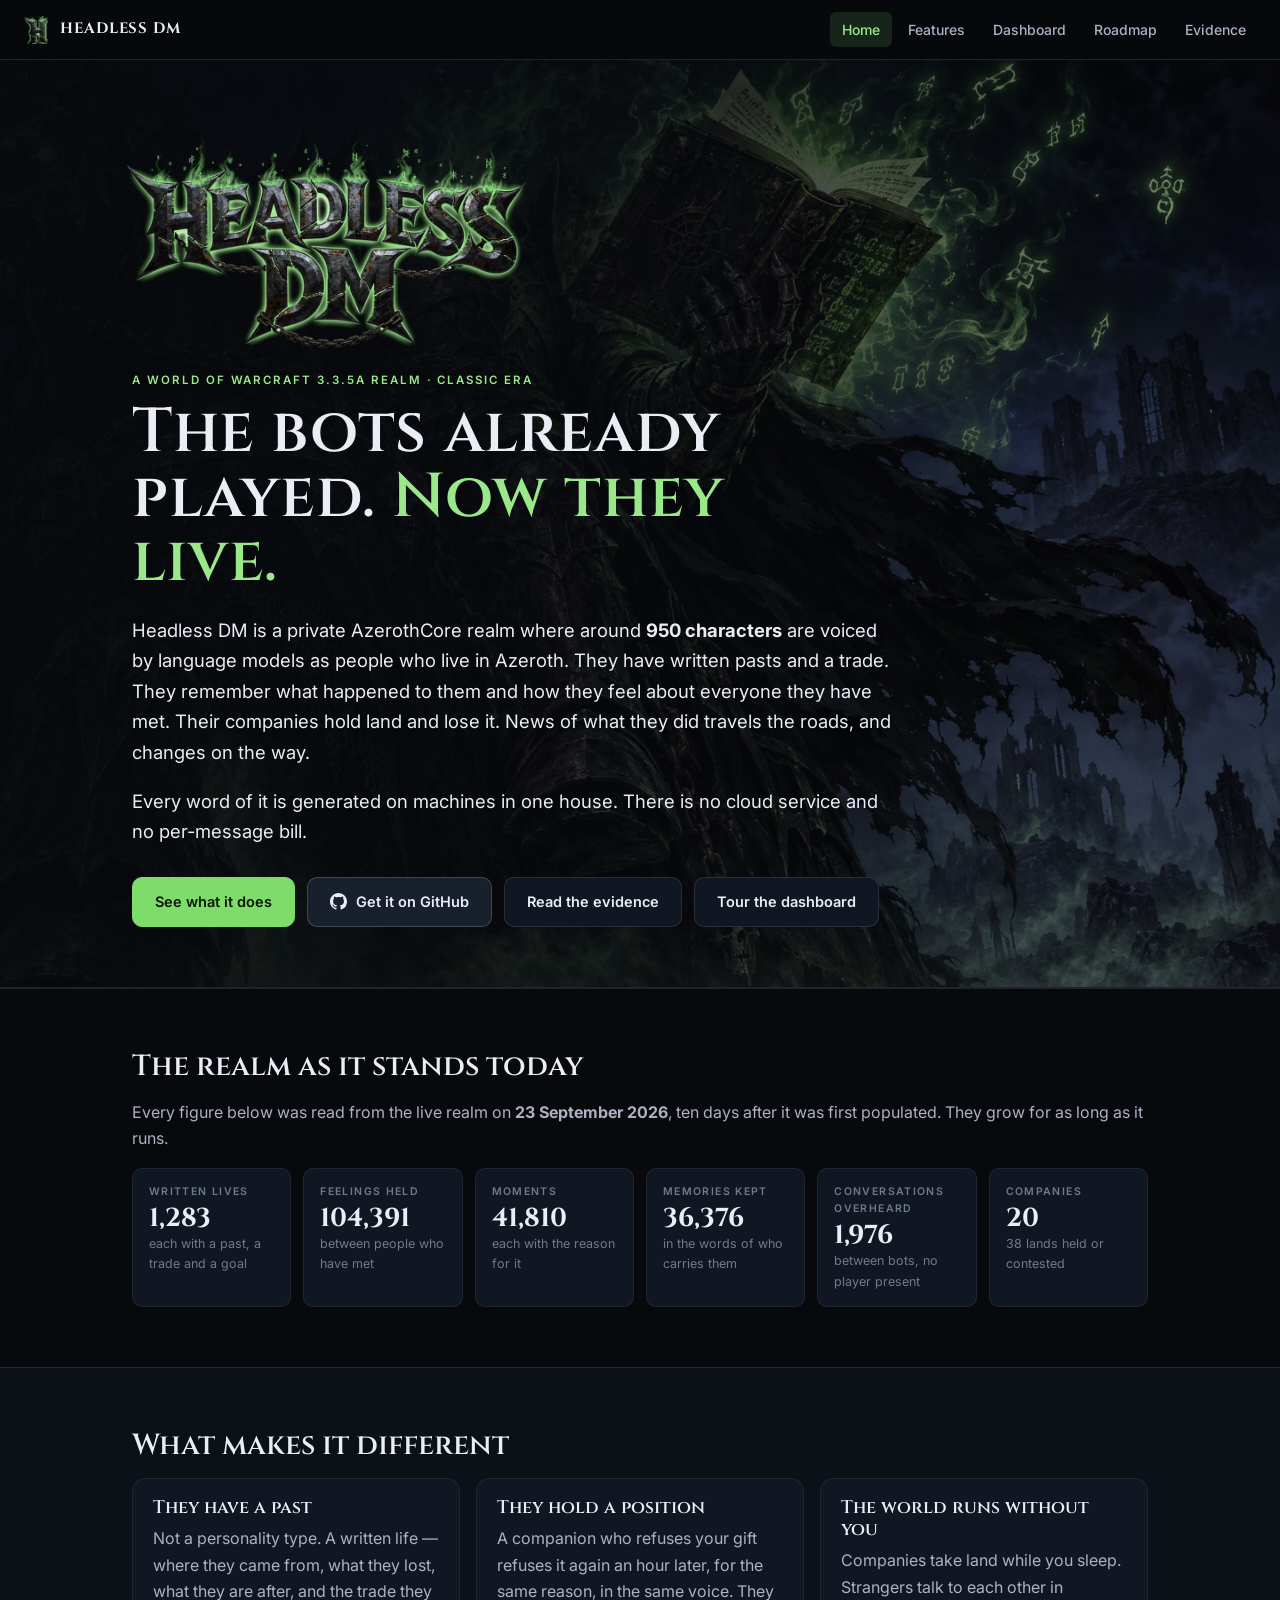
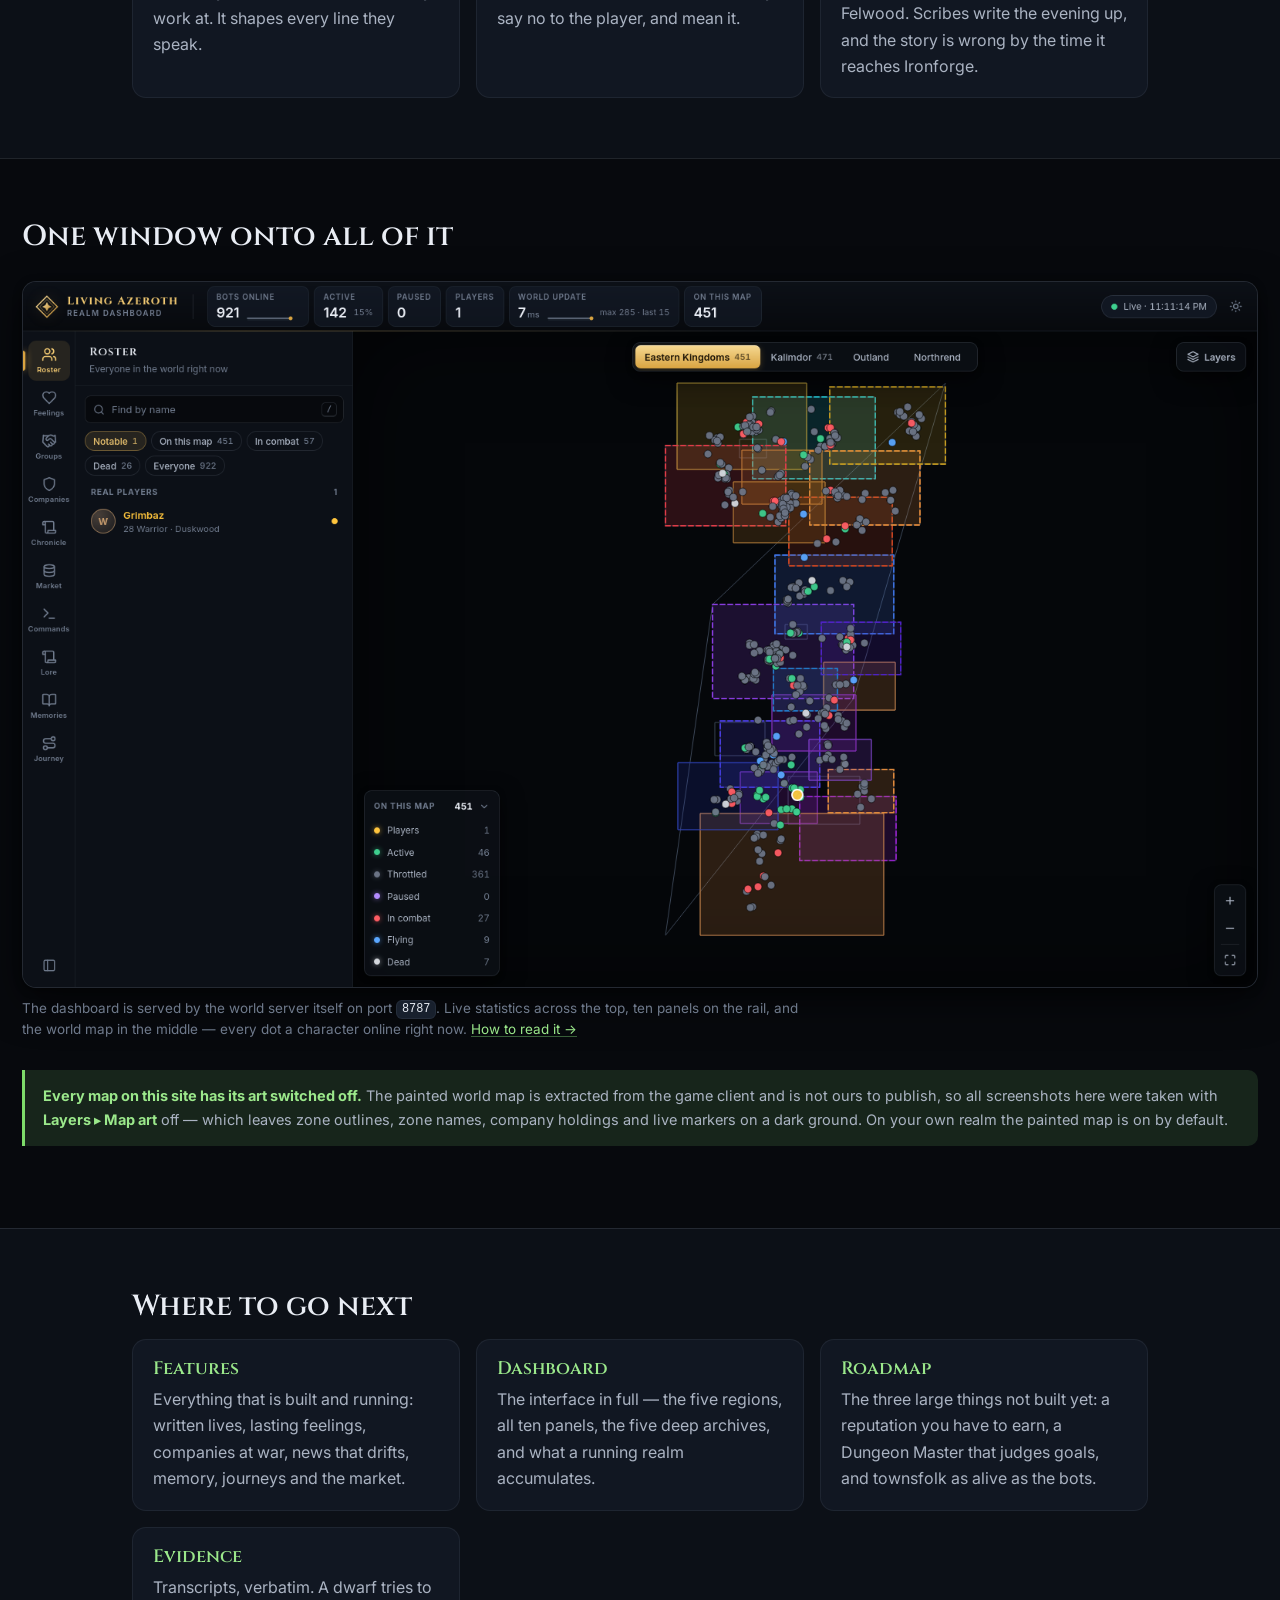
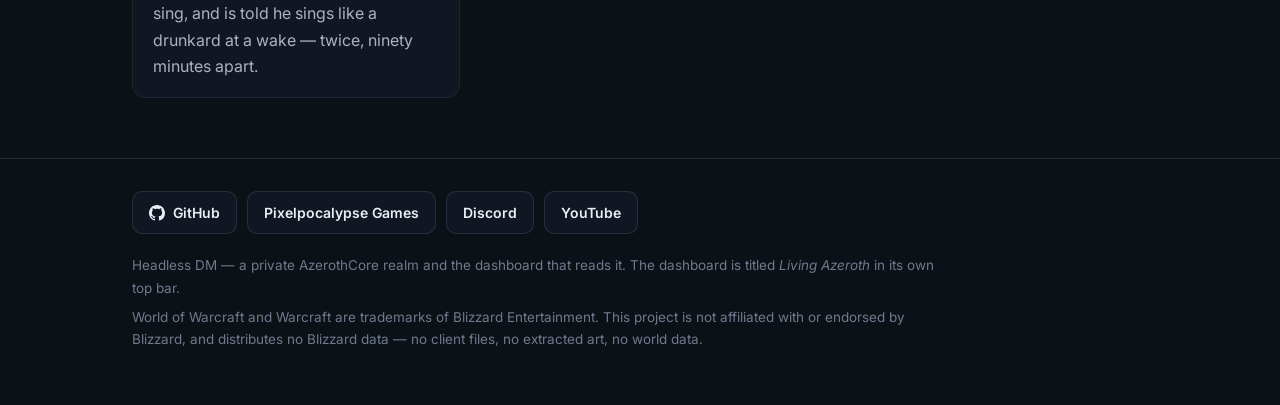
<file: index.html>
<!doctype html>
<html lang="en">
<head>
<meta charset="utf-8">
<meta name="viewport" content="width=device-width, initial-scale=1">
<title>Headless DM</title>
<meta name="description" content="A private AzerothCore realm where 950 playerbots live as people: written pasts, lasting feelings, companies at war, and news that changes as it travels.">
<meta property="og:type" content="website">
<meta property="og:site_name" content="Headless DM">
<meta property="og:title" content="Headless DM">
<meta property="og:description" content="A private AzerothCore realm where 950 playerbots live as people: written pasts, lasting feelings, companies at war, and news that changes as it travels.">
<meta property="og:url" content="https://bazola.github.io/headless-dm-page/">
<meta property="og:image" content="https://bazola.github.io/headless-dm-page/img/og.jpg">
<meta property="og:image:width" content="1200">
<meta property="og:image:height" content="630">
<meta name="twitter:card" content="summary_large_image">
<link rel="icon" type="image/png" sizes="32x32" href="img/favicon-32.png">
<link rel="apple-touch-icon" href="img/apple-touch-icon.png">
<link rel="preconnect" href="https://fonts.googleapis.com">
<link rel="preconnect" href="https://fonts.gstatic.com" crossorigin>
<link rel="stylesheet" href="https://fonts.googleapis.com/css2?family=Cinzel:wght@500;600;700&family=Inter:wght@400;500;600;700&family=Spectral:ital,wght@0,400;0,500;1,400&display=swap">
<link rel="stylesheet" href="css/site.css">
</head>
<body>

<nav class="nav">
  <a class="nav-brand" href="index.html">
    <img class="nav-mark" src="img/mark-64.png" width="28" height="28" alt="">
    Headless DM
  </a>
  <div class="nav-links">
    <a href="index.html" class="on">Home</a>
    <a href="features.html">Features</a>
    <a href="dashboard.html">Dashboard</a>
    <a href="roadmap.html">Roadmap</a>
    <a href="evidence.html">Evidence</a>
  </div>
</nav>

<header class="hero-home hero-art">
  <div class="wrap">
    <img class="hero-logo" src="img/logo.webp" width="900" height="480" alt="Headless DM">
    <p class="eyebrow">A World of Warcraft 3.3.5a realm · Classic era</p>
    <h1>The bots already played. <em>Now they live.</em></h1>
    <p class="lead">Headless DM is a private AzerothCore realm where around <b>950 characters</b> are voiced by
    language models as people who live in Azeroth. They have written pasts and a trade. They remember what
    happened to them and how they feel about everyone they have met. Their companies hold land and lose it.
    News of what they did travels the roads, and changes on the way.</p>
    <p class="lead">Every word of it is generated on machines in one house. There is no cloud service and no
    per-message bill.</p>
    <div class="cta-row">
      <a class="btn btn-brand" href="features.html">See what it does</a>
      <a class="btn btn-code" href="https://github.com/bazola/headless-dm" target="_blank" rel="noopener"><svg width="17" height="17" viewBox="0 0 16 16" fill="currentColor" aria-hidden="true"><path d="M8 0C3.58 0 0 3.58 0 8c0 3.54 2.29 6.53 5.47 7.59.4.07.55-.17.55-.38 0-.19-.01-.82-.01-1.49-2.01.37-2.53-.49-2.69-.94-.09-.23-.48-.94-.82-1.13-.28-.15-.68-.52-.01-.53.63-.01 1.08.58 1.23.82.72 1.21 1.87.87 2.33.66.07-.52.28-.87.51-1.07-1.78-.2-3.64-.89-3.64-3.95 0-.87.31-1.59.82-2.15-.08-.2-.36-1.02.08-2.12 0 0 .67-.21 2.2.82.64-.18 1.32-.27 2-.27s1.36.09 2 .27c1.53-1.04 2.2-.82 2.2-.82.44 1.1.16 1.92.08 2.12.51.56.82 1.27.82 2.15 0 3.07-1.87 3.75-3.65 3.95.29.25.54.73.54 1.48 0 1.07-.01 1.93-.01 2.2 0 .21.15.46.55.38A8.01 8.01 0 0 0 16 8c0-4.42-3.58-8-8-8Z"/></svg>Get it on GitHub</a>
      <a class="btn" href="evidence.html">Read the evidence</a>
      <a class="btn" href="dashboard.html">Tour the dashboard</a>
    </div>
  </div>
</header>

<section>
  <div class="wrap">
    <h2>The realm as it stands today</h2>
    <p>Every figure below was read from the live realm on <b>23 September 2026</b>, ten days after it was first
    populated. They grow for as long as it runs.</p>
    <div class="tiles">
      <div class="tile"><div class="tile-label">Written lives</div><div class="tile-value">1,283</div><div class="tile-sub">each with a past, a trade and a goal</div></div>
      <div class="tile"><div class="tile-label">Feelings held</div><div class="tile-value">104,391</div><div class="tile-sub">between people who have met</div></div>
      <div class="tile"><div class="tile-label">Moments</div><div class="tile-value">41,810</div><div class="tile-sub">each with the reason for it</div></div>
      <div class="tile"><div class="tile-label">Memories kept</div><div class="tile-value">36,376</div><div class="tile-sub">in the words of who carries them</div></div>
      <div class="tile"><div class="tile-label">Conversations overheard</div><div class="tile-value">1,976</div><div class="tile-sub">between bots, no player present</div></div>
      <div class="tile"><div class="tile-label">Companies</div><div class="tile-value">20</div><div class="tile-sub">38 lands held or contested</div></div>
    </div>
  </div>
</section>

<section>
  <div class="wrap">
    <h2>What makes it different</h2>
    <div class="grid grid-3">
      <div class="card">
        <h3>They have a past</h3>
        <p>Not a personality type. A written life — where they came from, what they lost, what they are after,
        and the trade they work at. It shapes every line they speak.</p>
      </div>
      <div class="card">
        <h3>They hold a position</h3>
        <p>A companion who refuses your gift refuses it again an hour later, for the same reason, in the same
        voice. They say no to the player, and mean it.</p>
      </div>
      <div class="card">
        <h3>The world runs without you</h3>
        <p>Companies take land while you sleep. Strangers talk to each other in Felwood. Scribes write the
        evening up, and the story is wrong by the time it reaches Ironforge.</p>
      </div>
    </div>
  </div>
</section>

<section>
  <div class="wrap-wide">
    <h2>One window onto all of it</h2>
    <figure>
      <img src="img/overview.png" alt="The dashboard: a statistics bar across the top, an icon rail on the left, the Roster panel, and a map of Eastern Kingdoms covered in coloured character markers.">
      <figcaption>The dashboard is served by the world server itself on port <code>8787</code>. Live statistics
      across the top, ten panels on the rail, and the world map in the middle — every dot a character online
      right now. <a href="dashboard.html">How to read it →</a></figcaption>
    </figure>
    <div class="note">
      <p><b>Every map on this site has its art switched off.</b> The painted world map is extracted from the game
      client and is not ours to publish, so all screenshots here were taken with <b>Layers ▸ Map art</b> off —
      which leaves zone outlines, zone names, company holdings and live markers on a dark ground. On your own
      realm the painted map is on by default.</p>
    </div>
  </div>
</section>

<section>
  <div class="wrap">
    <h2>Where to go next</h2>
    <div class="grid grid-2">
      <a class="card card-link" href="features.html">
        <h3>Features</h3>
        <p>Everything that is built and running: written lives, lasting feelings, companies at war, news that
        drifts, memory, journeys and the market.</p>
      </a>
      <a class="card card-link" href="dashboard.html">
        <h3>Dashboard</h3>
        <p>The interface in full — the five regions, all ten panels, the five deep archives, and what a running
        realm accumulates.</p>
      </a>
      <a class="card card-link" href="roadmap.html">
        <h3>Roadmap</h3>
        <p>The three large things not built yet: a reputation you have to earn, a Dungeon Master that judges
        goals, and townsfolk as alive as the bots.</p>
      </a>
      <a class="card card-link" href="evidence.html">
        <h3>Evidence</h3>
        <p>Transcripts, verbatim. A dwarf tries to sing, and is told he sings like a drunkard at a wake —
        twice, ninety minutes apart.</p>
      </a>
    </div>
  </div>
</section>

<footer>
  <div class="wrap">
    <div class="foot-links">
      <a href="https://github.com/bazola/headless-dm" target="_blank" rel="noopener"><svg width="16" height="16" viewBox="0 0 16 16" fill="currentColor" aria-hidden="true"><path d="M8 0C3.58 0 0 3.58 0 8c0 3.54 2.29 6.53 5.47 7.59.4.07.55-.17.55-.38 0-.19-.01-.82-.01-1.49-2.01.37-2.53-.49-2.69-.94-.09-.23-.48-.94-.82-1.13-.28-.15-.68-.52-.01-.53.63-.01 1.08.58 1.23.82.72 1.21 1.87.87 2.33.66.07-.52.28-.87.51-1.07-1.78-.2-3.64-.89-3.64-3.95 0-.87.31-1.59.82-2.15-.08-.2-.36-1.02.08-2.12 0 0 .67-.21 2.2.82.64-.18 1.32-.27 2-.27s1.36.09 2 .27c1.53-1.04 2.2-.82 2.2-.82.44 1.1.16 1.92.08 2.12.51.56.82 1.27.82 2.15 0 3.07-1.87 3.75-3.65 3.95.29.25.54.73.54 1.48 0 1.07-.01 1.93-.01 2.2 0 .21.15.46.55.38A8.01 8.01 0 0 0 16 8c0-4.42-3.58-8-8-8Z"/></svg>GitHub</a>
      <a href="https://pixelpocalypsegames.com/" target="_blank" rel="noopener">Pixelpocalypse Games</a>
      <a href="https://discord.com/invite/zpnYXhDs3X" target="_blank" rel="noopener">Discord</a>
      <a href="https://www.youtube.com/@bazola8654" target="_blank" rel="noopener">YouTube</a>
    </div>
    <p>Headless DM — a private AzerothCore realm and the dashboard that reads it. The dashboard is titled
    <i>Living Azeroth</i> in its own top bar.</p>
    <p>World of Warcraft and Warcraft are trademarks of Blizzard Entertainment. This project is not affiliated
    with or endorsed by Blizzard, and distributes no Blizzard data — no client files, no extracted art, no world
    data.</p>
  </div>
</footer>

</body>
</html>
</file>
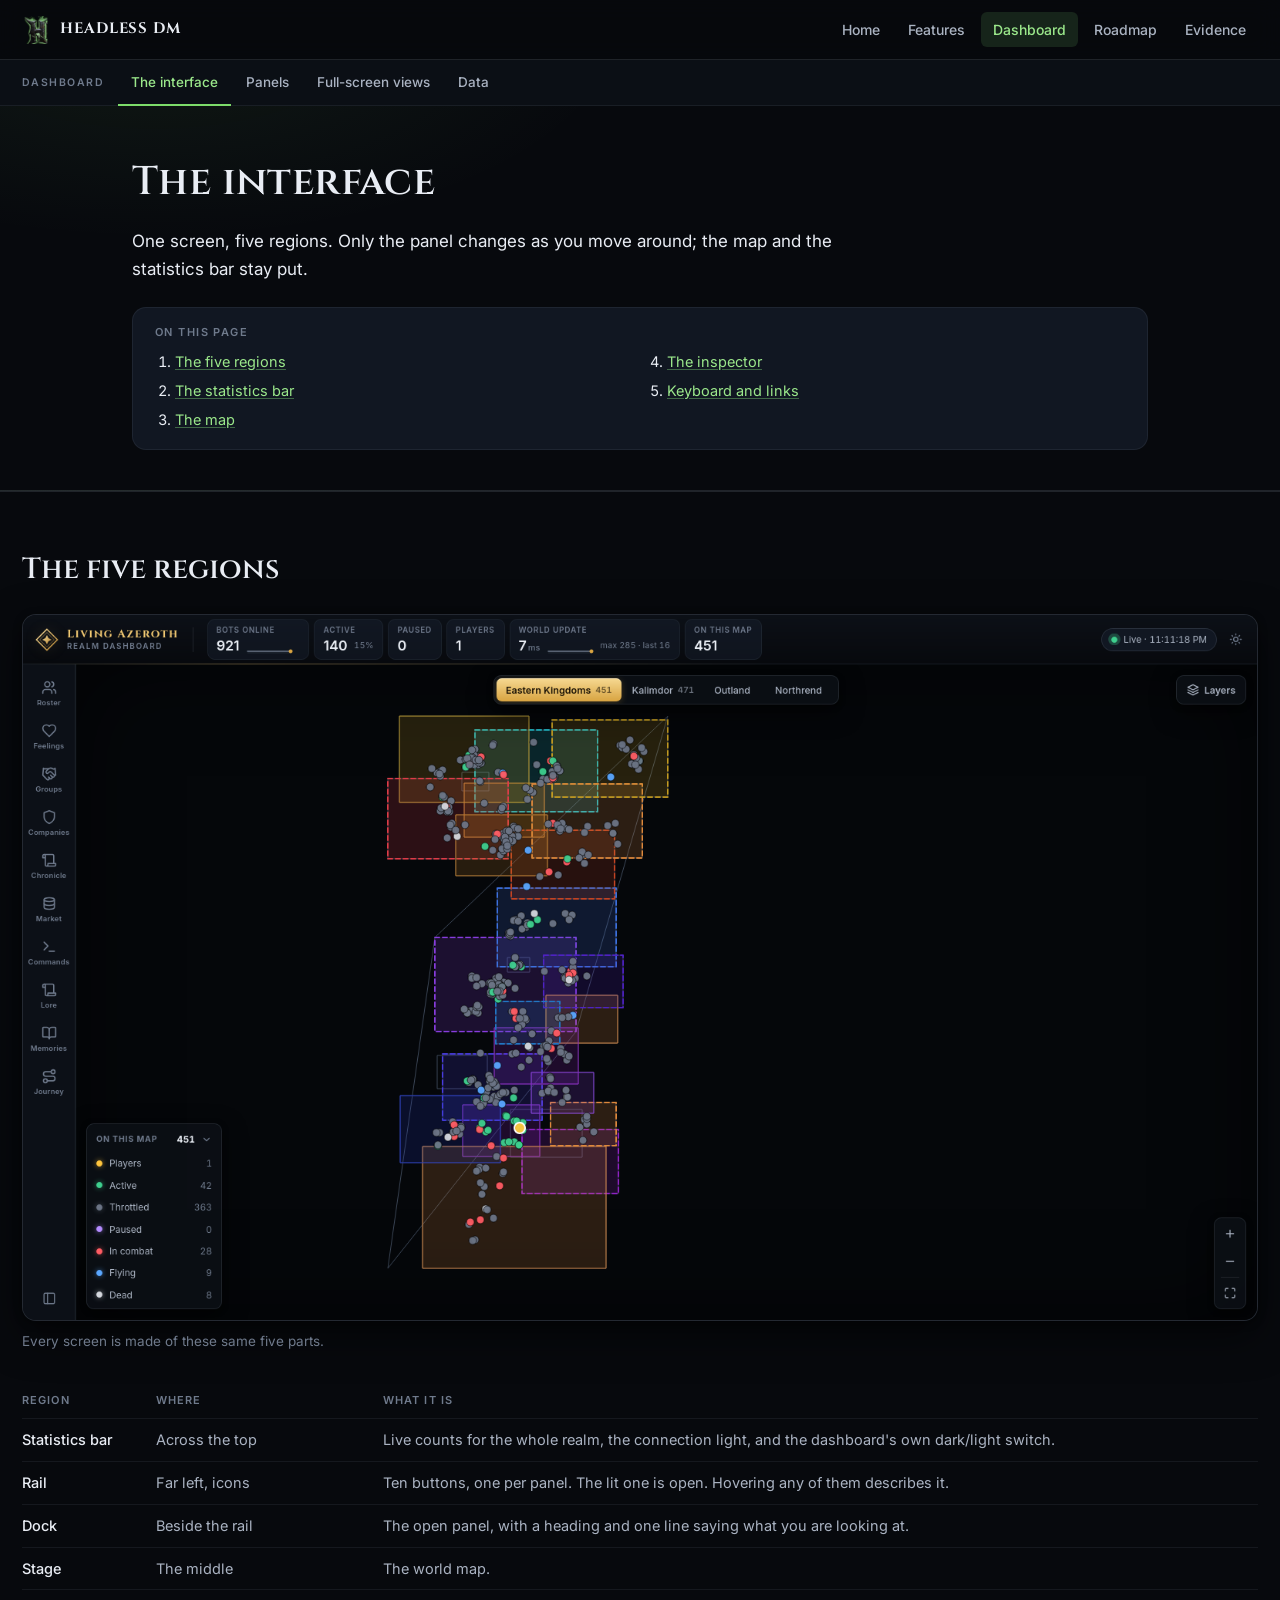
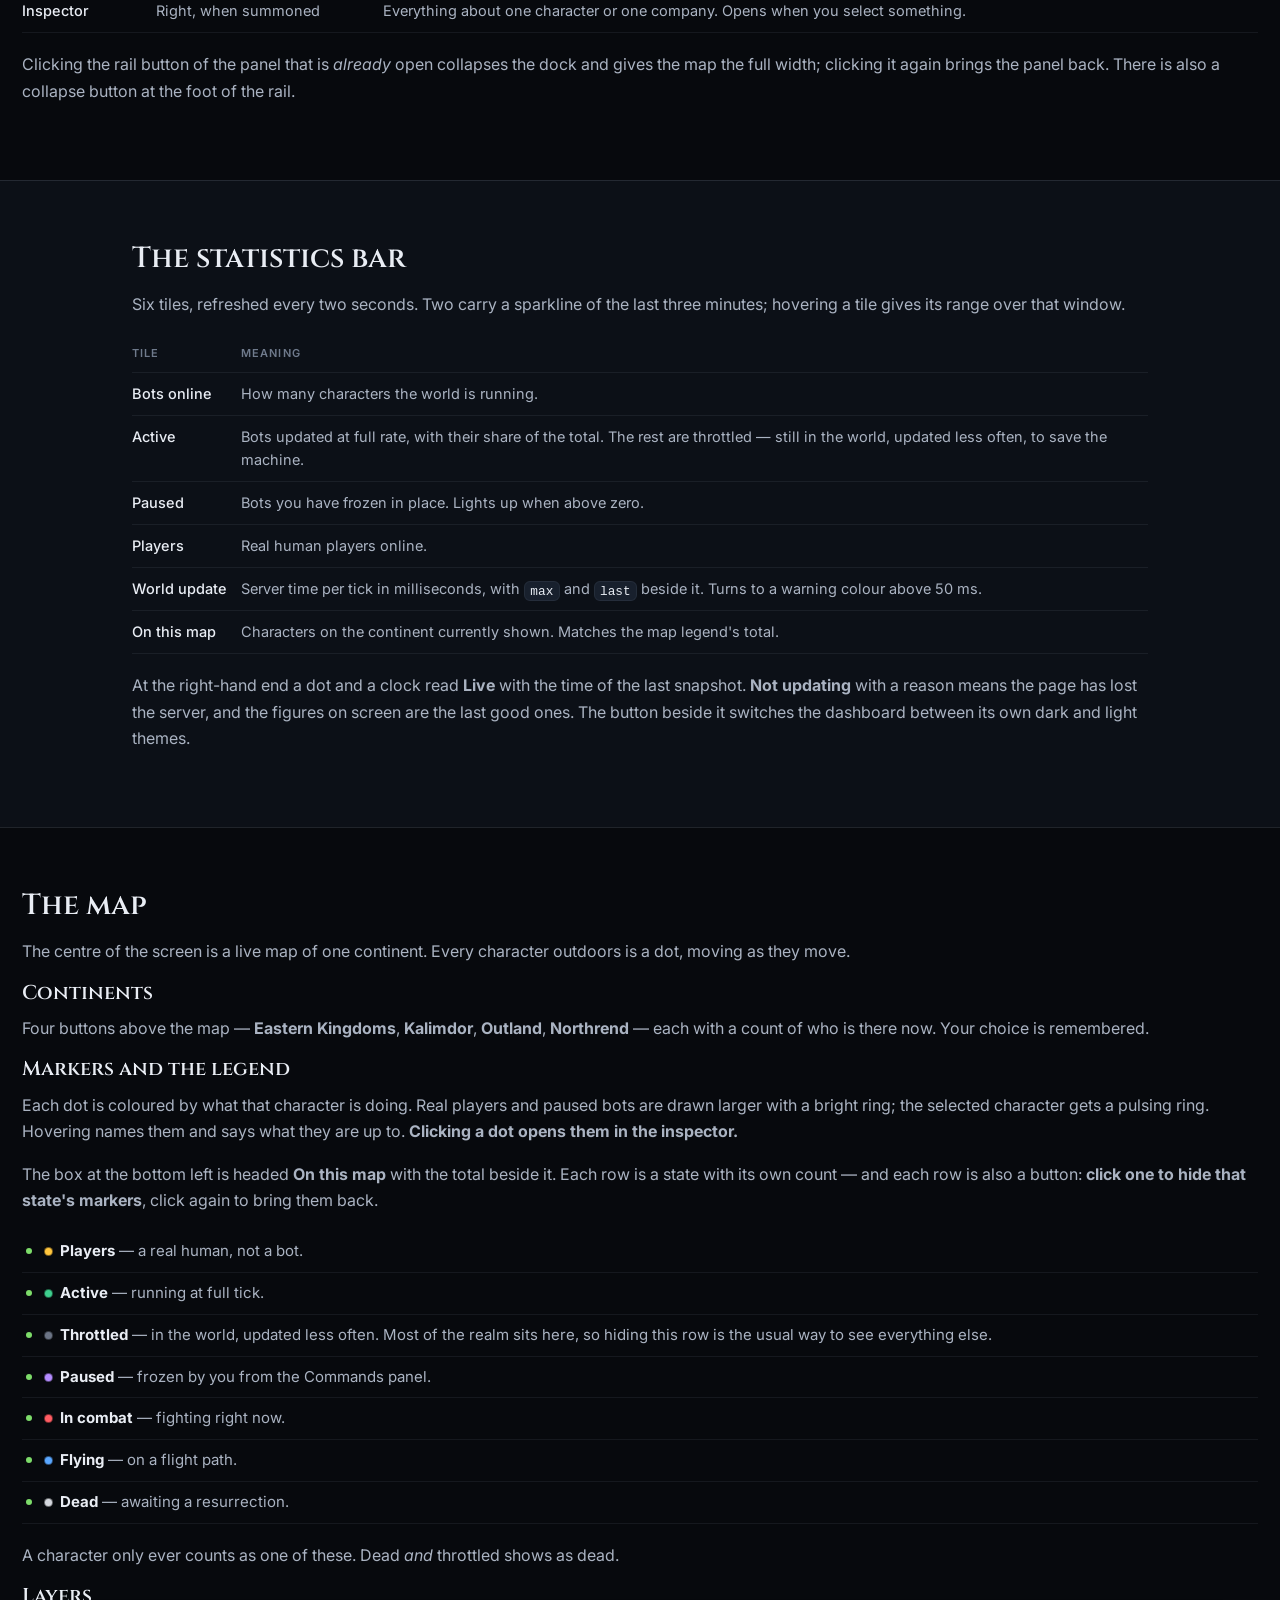
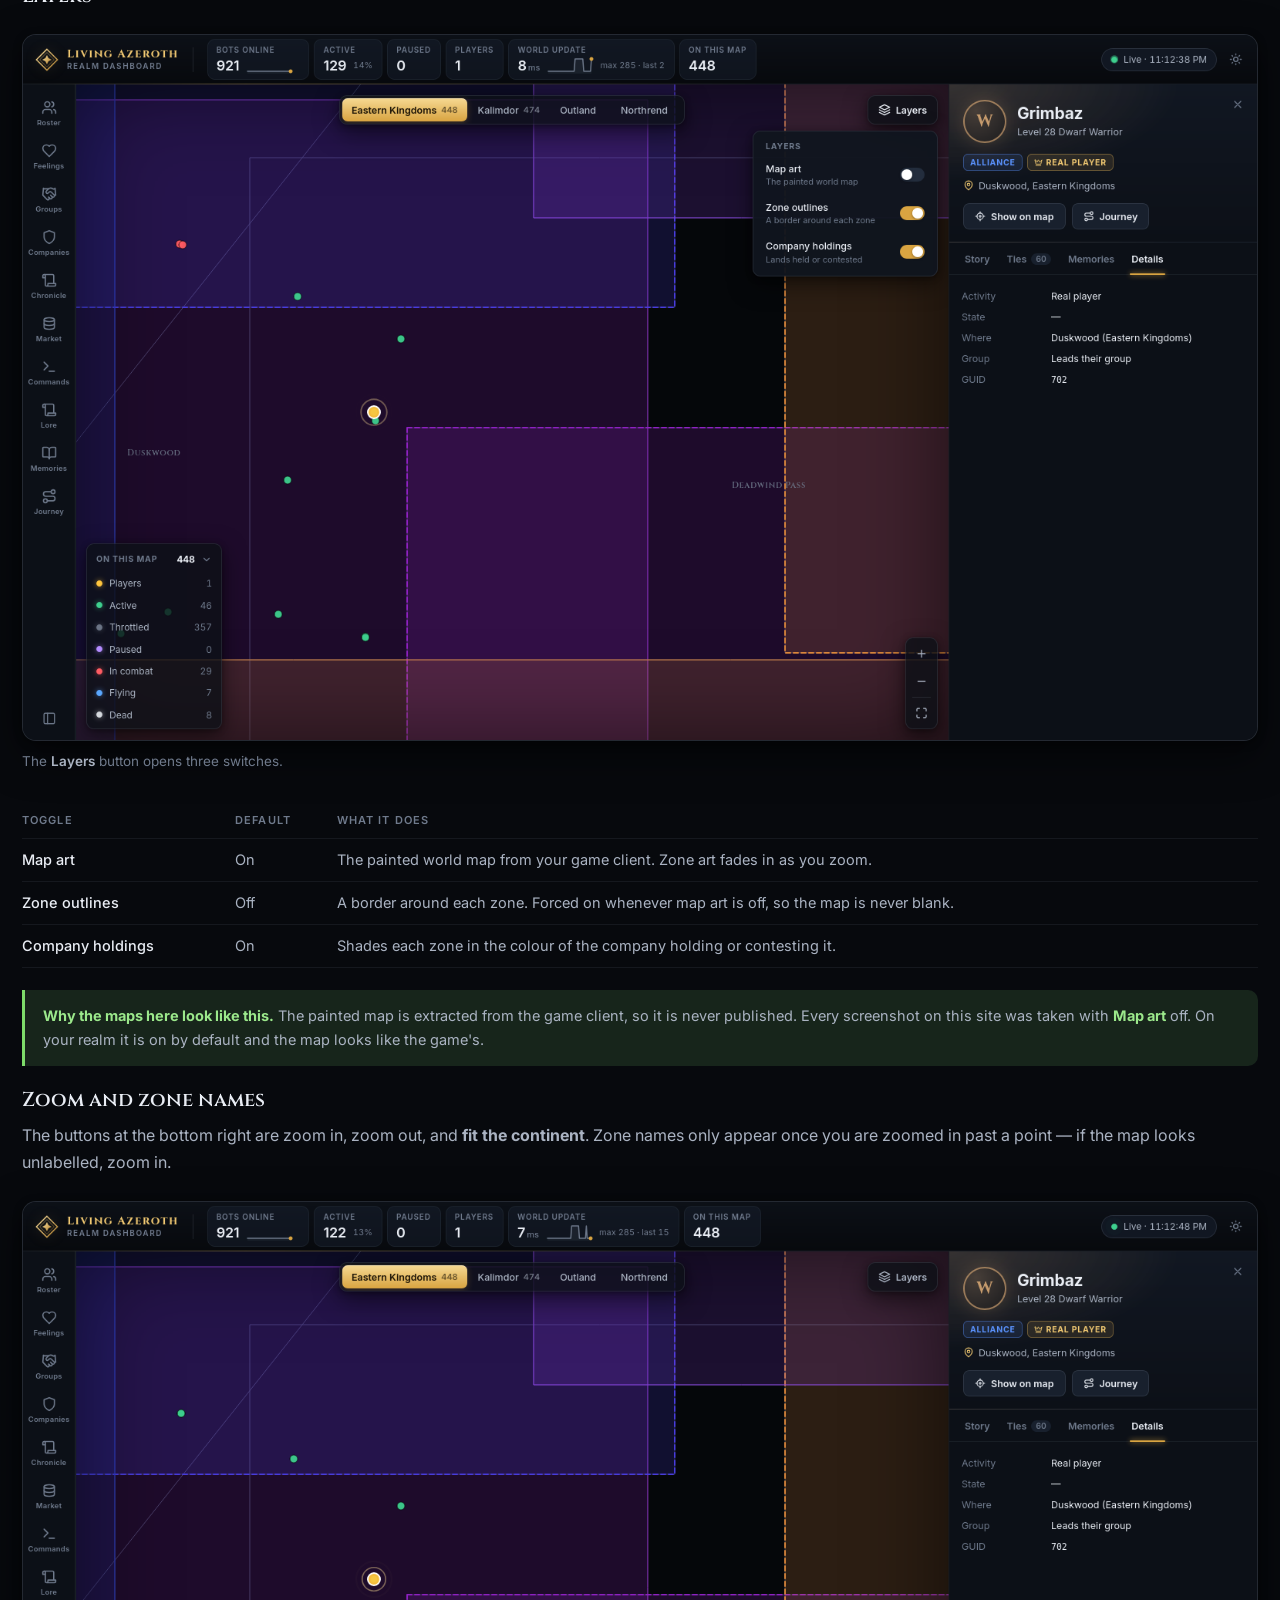
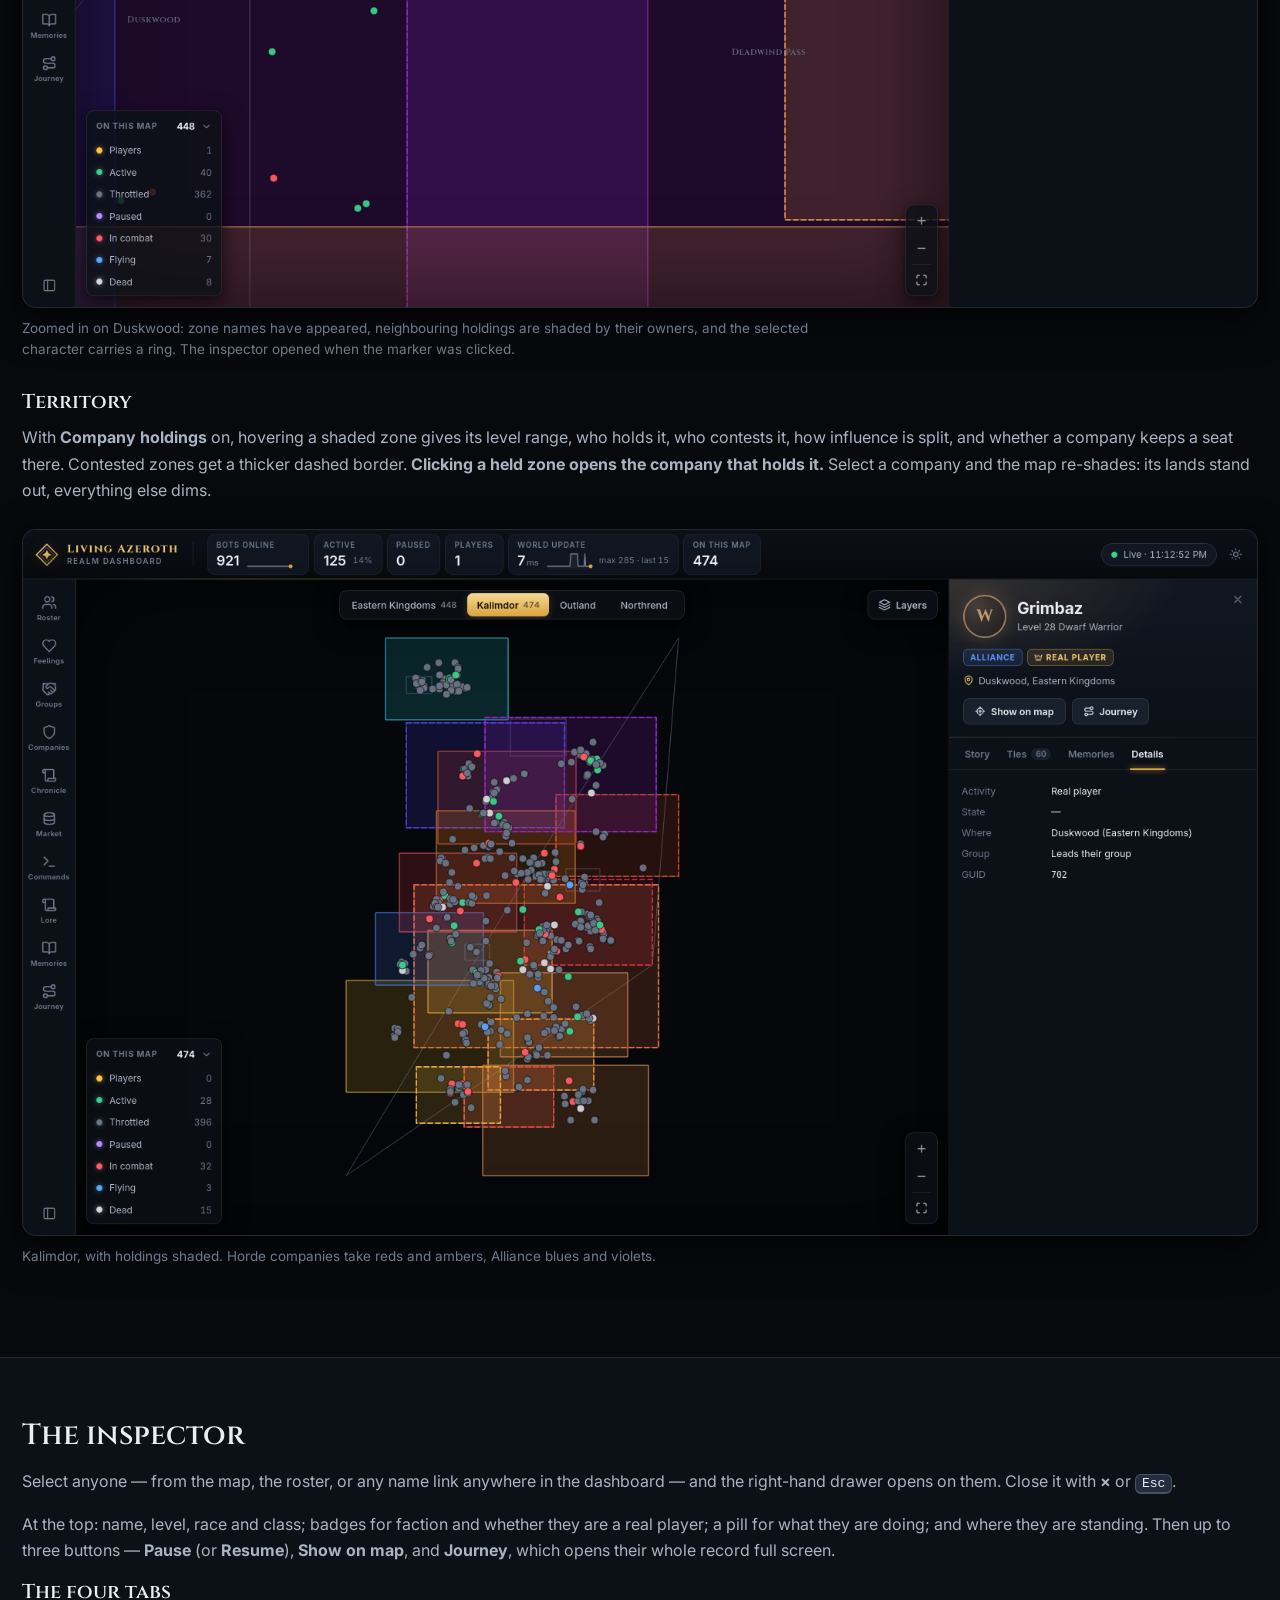
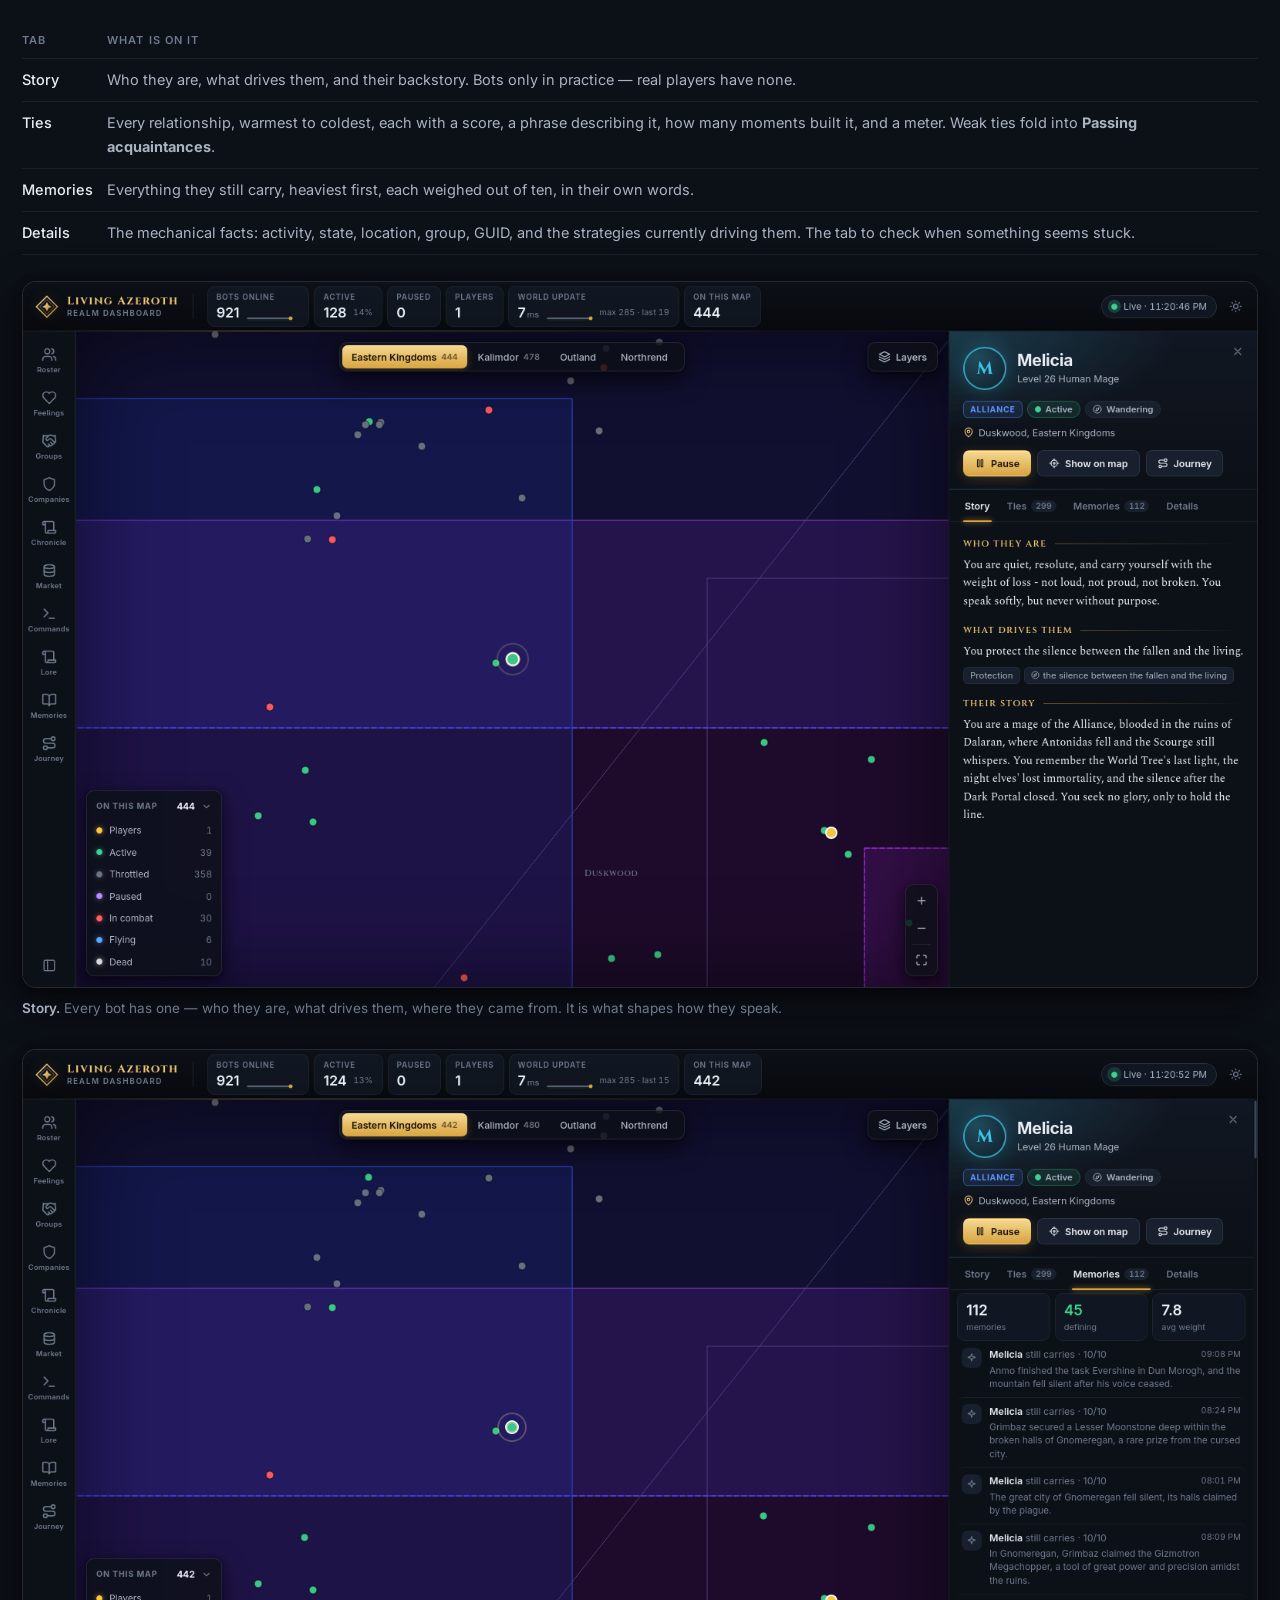
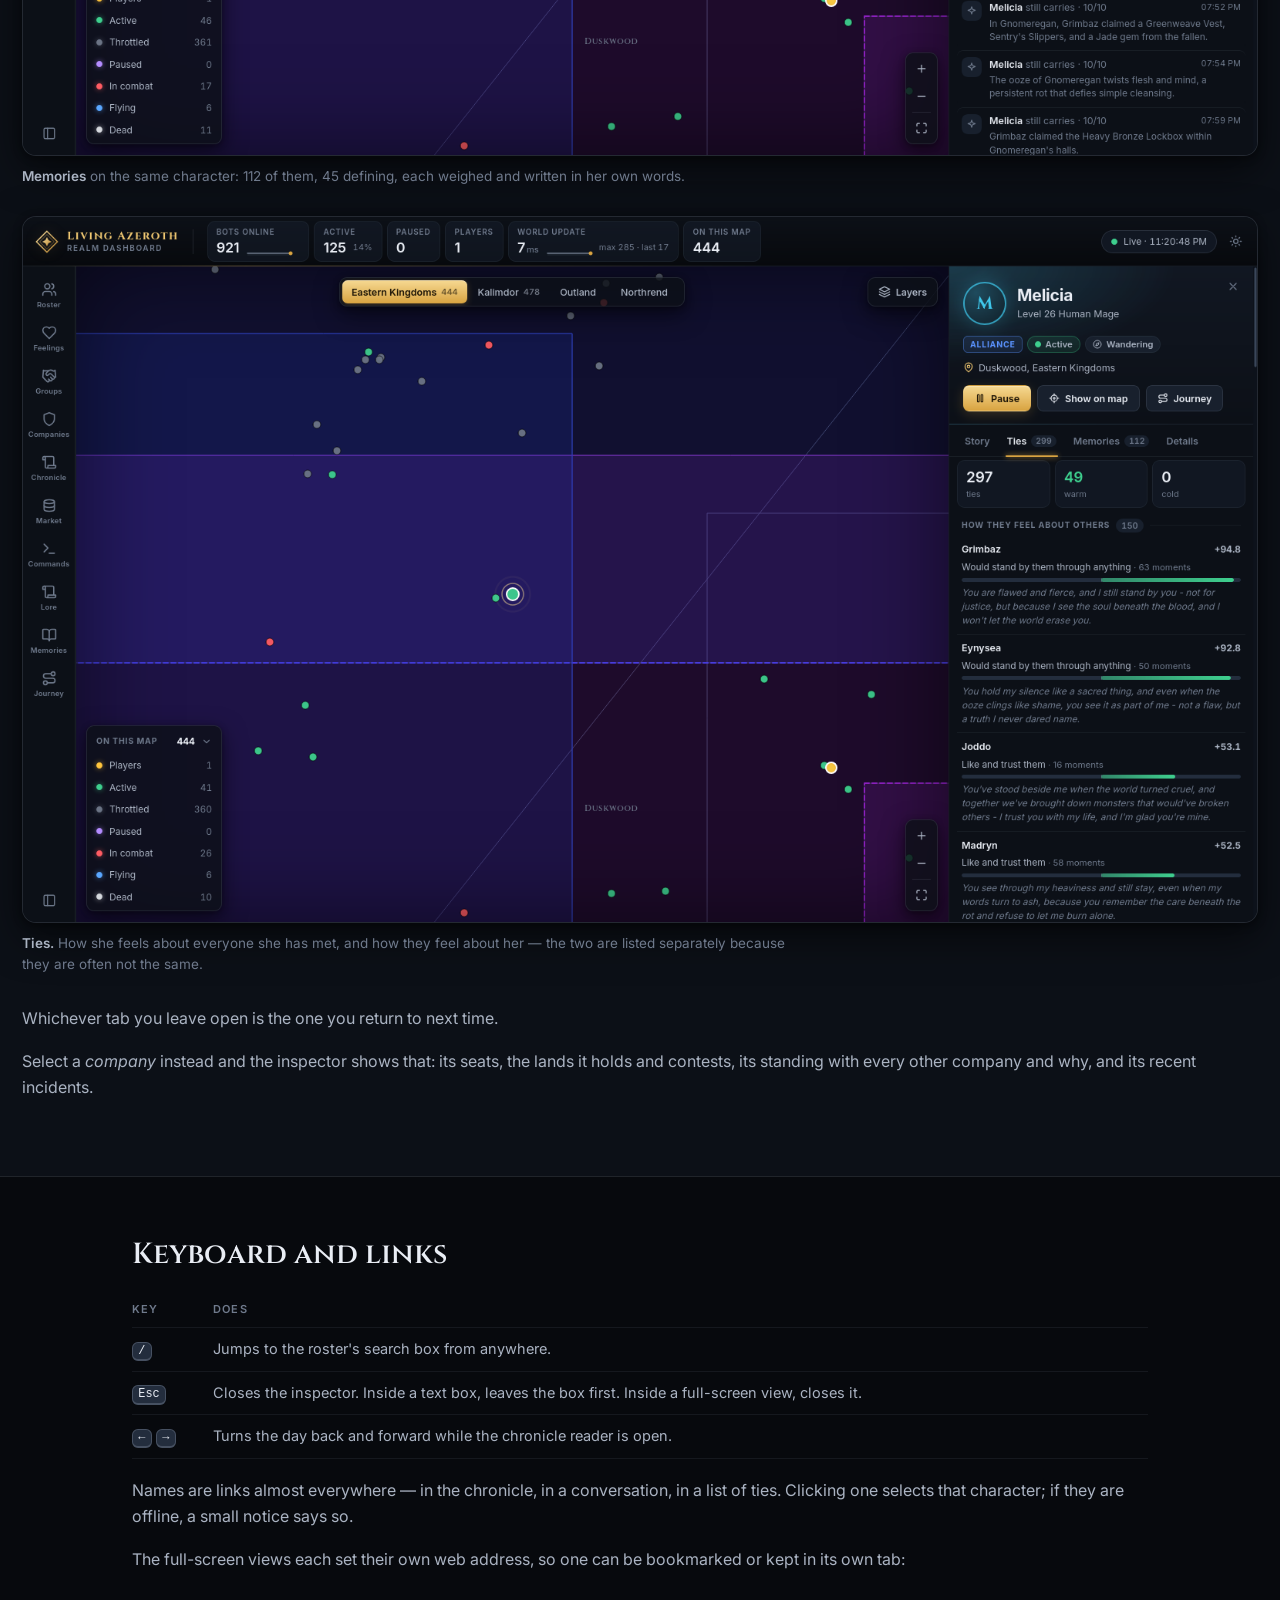
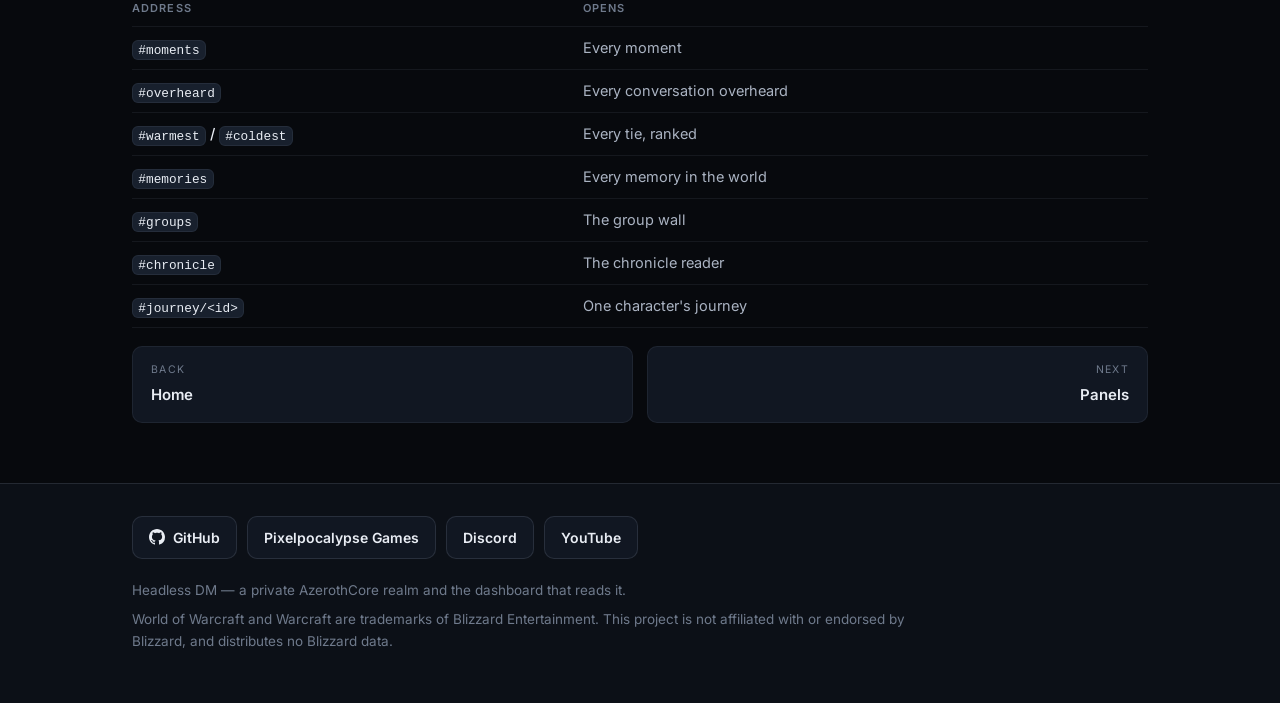
<file: dashboard.html>
<!doctype html>
<html lang="en">
<head>
<meta charset="utf-8">
<meta name="viewport" content="width=device-width, initial-scale=1">
<title>The interface · Headless DM</title>
<meta name="description" content="The anatomy of the Headless DM dashboard: the five regions, the statistics bar, the map and its legend, the inspector, and the keyboard.">
<meta property="og:type" content="website">
<meta property="og:site_name" content="Headless DM">
<meta property="og:title" content="The interface · Headless DM">
<meta property="og:description" content="The anatomy of the Headless DM dashboard: the five regions, the statistics bar, the map and its legend, the inspector, and the keyboard.">
<meta property="og:url" content="https://bazola.github.io/headless-dm-page/dashboard.html">
<meta property="og:image" content="https://bazola.github.io/headless-dm-page/img/og.jpg">
<meta property="og:image:width" content="1200">
<meta property="og:image:height" content="630">
<meta name="twitter:card" content="summary_large_image">
<link rel="icon" type="image/png" sizes="32x32" href="img/favicon-32.png">
<link rel="apple-touch-icon" href="img/apple-touch-icon.png">
<link rel="preconnect" href="https://fonts.googleapis.com">
<link rel="preconnect" href="https://fonts.gstatic.com" crossorigin>
<link rel="stylesheet" href="https://fonts.googleapis.com/css2?family=Cinzel:wght@500;600;700&family=Inter:wght@400;500;600;700&family=Spectral:ital,wght@0,400;0,500;1,400&display=swap">
<link rel="stylesheet" href="css/site.css">
</head>
<body>

<nav class="nav">
  <a class="nav-brand" href="index.html">
    <img class="nav-mark" src="img/mark-64.png" width="28" height="28" alt="">
    Headless DM
  </a>
  <div class="nav-links">
    <a href="index.html">Home</a>
    <a href="features.html">Features</a>
    <a href="dashboard.html" class="on">Dashboard</a>
    <a href="roadmap.html">Roadmap</a>
    <a href="evidence.html">Evidence</a>
  </div>
</nav>

<div class="subnav">
  <div class="subnav-inner">
    <span class="subnav-label">Dashboard</span>
    <a href="dashboard.html" class="on">The interface</a>
    <a href="panels.html">Panels</a>
    <a href="views.html">Full-screen views</a>
    <a href="results.html">Data</a>
  </div>
</div>

<header class="hero">
  <div class="wrap">
    <h1>The interface</h1>
    <p class="lead">One screen, five regions. Only the panel changes as you move around; the map and the
    statistics bar stay put.</p>
    <div class="toc">
      <h4>On this page</h4>
      <ol>
        <li><a href="#regions">The five regions</a></li>
        <li><a href="#topbar">The statistics bar</a></li>
        <li><a href="#map">The map</a></li>
        <li><a href="#inspector">The inspector</a></li>
        <li><a href="#keys">Keyboard and links</a></li>
      </ol>
    </div>
  </div>
</header>

<section id="regions">
  <div class="wrap-wide">
    <h2>The five regions</h2>
    <figure>
      <img src="img/panel-roster.png" alt="The dashboard with all regions visible: statistics bar across the top, icon rail on the left, the Roster panel beside it, and the map filling the rest.">
      <figcaption>Every screen is made of these same five parts.</figcaption>
    </figure>
    <div class="table-scroll">
      <table>
        <thead><tr><th>Region</th><th>Where</th><th>What it is</th></tr></thead>
        <tbody>
          <tr><td>Statistics bar</td><td>Across the top</td><td>Live counts for the whole realm, the connection light, and the dashboard's own dark/light switch.</td></tr>
          <tr><td>Rail</td><td>Far left, icons</td><td>Ten buttons, one per panel. The lit one is open. Hovering any of them describes it.</td></tr>
          <tr><td>Dock</td><td>Beside the rail</td><td>The open panel, with a heading and one line saying what you are looking at.</td></tr>
          <tr><td>Stage</td><td>The middle</td><td>The world map.</td></tr>
          <tr><td>Inspector</td><td>Right, when summoned</td><td>Everything about one character or one company. Opens when you select something.</td></tr>
        </tbody>
      </table>
    </div>
    <p>Clicking the rail button of the panel that is <em>already</em> open collapses the dock and gives the map
    the full width; clicking it again brings the panel back. There is also a collapse button at the foot of the
    rail.</p>
  </div>
</section>

<section id="topbar">
  <div class="wrap">
    <h2>The statistics bar</h2>
    <p>Six tiles, refreshed every two seconds. Two carry a sparkline of the last three minutes; hovering a tile
    gives its range over that window.</p>
    <div class="table-scroll">
      <table>
        <thead><tr><th>Tile</th><th>Meaning</th></tr></thead>
        <tbody>
          <tr><td>Bots online</td><td>How many characters the world is running.</td></tr>
          <tr><td>Active</td><td>Bots updated at full rate, with their share of the total. The rest are throttled — still in the world, updated less often, to save the machine.</td></tr>
          <tr><td>Paused</td><td>Bots you have frozen in place. Lights up when above zero.</td></tr>
          <tr><td>Players</td><td>Real human players online.</td></tr>
          <tr><td>World update</td><td>Server time per tick in milliseconds, with <code>max</code> and <code>last</code> beside it. Turns to a warning colour above 50 ms.</td></tr>
          <tr><td>On this map</td><td>Characters on the continent currently shown. Matches the map legend's total.</td></tr>
        </tbody>
      </table>
    </div>
    <p>At the right-hand end a dot and a clock read <b>Live</b> with the time of the last snapshot. <b>Not
    updating</b> with a reason means the page has lost the server, and the figures on screen are the last good
    ones. The button beside it switches the dashboard between its own dark and light themes.</p>
  </div>
</section>

<section id="map">
  <div class="wrap-wide">
    <h2>The map</h2>
    <p>The centre of the screen is a live map of one continent. Every character outdoors is a dot, moving as they
    move.</p>

    <h3>Continents</h3>
    <p>Four buttons above the map — <b>Eastern Kingdoms</b>, <b>Kalimdor</b>, <b>Outland</b>, <b>Northrend</b> —
    each with a count of who is there now. Your choice is remembered.</p>

    <h3>Markers and the legend</h3>
    <p>Each dot is coloured by what that character is doing. Real players and paused bots are drawn larger with a
    bright ring; the selected character gets a pulsing ring. Hovering names them and says what they are up to.
    <b>Clicking a dot opens them in the inspector.</b></p>
    <p>The box at the bottom left is headed <b>On this map</b> with the total beside it. Each row is a state with
    its own count — and each row is also a button: <b>click one to hide that state's markers</b>, click again to
    bring them back.</p>
    <ul class="plain">
      <li><span class="dot d-players"></span><b>Players</b> — a real human, not a bot.</li>
      <li><span class="dot d-active"></span><b>Active</b> — running at full tick.</li>
      <li><span class="dot d-idle"></span><b>Throttled</b> — in the world, updated less often. Most of the realm sits here, so hiding this row is the usual way to see everything else.</li>
      <li><span class="dot d-paused"></span><b>Paused</b> — frozen by you from the Commands panel.</li>
      <li><span class="dot d-combat"></span><b>In combat</b> — fighting right now.</li>
      <li><span class="dot d-flight"></span><b>Flying</b> — on a flight path.</li>
      <li><span class="dot d-dead"></span><b>Dead</b> — awaiting a resurrection.</li>
    </ul>
    <p>A character only ever counts as one of these. Dead <em>and</em> throttled shows as dead.</p>

    <h3>Layers</h3>
    <figure>
      <img src="img/map-layers.png" alt="The Layers popover open over the map, showing three toggle switches: Map art off, Zone outlines on, Company holdings on.">
      <figcaption>The <b>Layers</b> button opens three switches.</figcaption>
    </figure>
    <div class="table-scroll">
      <table>
        <thead><tr><th>Toggle</th><th>Default</th><th>What it does</th></tr></thead>
        <tbody>
          <tr><td>Map art</td><td>On</td><td>The painted world map from your game client. Zone art fades in as you zoom.</td></tr>
          <tr><td>Zone outlines</td><td>Off</td><td>A border around each zone. Forced on whenever map art is off, so the map is never blank.</td></tr>
          <tr><td>Company holdings</td><td>On</td><td>Shades each zone in the colour of the company holding or contesting it.</td></tr>
        </tbody>
      </table>
    </div>
    <div class="note">
      <p><b>Why the maps here look like this.</b> The painted map is extracted from the game client, so it is
      never published. Every screenshot on this site was taken with <b>Map art</b> off. On your realm it is on by
      default and the map looks like the game's.</p>
    </div>

    <h3>Zoom and zone names</h3>
    <p>The buttons at the bottom right are zoom in, zoom out, and <b>fit the continent</b>. Zone names only
    appear once you are zoomed in past a point — if the map looks unlabelled, zoom in.</p>
    <figure>
      <img src="img/map-zoom.png" alt="The map zoomed into Duskwood and Deadwind Pass, zone names labelled, a selected marker with a ring, and the inspector open on the right.">
      <figcaption>Zoomed in on Duskwood: zone names have appeared, neighbouring holdings are shaded by their
      owners, and the selected character carries a ring. The inspector opened when the marker was clicked.</figcaption>
    </figure>

    <h3>Territory</h3>
    <p>With <b>Company holdings</b> on, hovering a shaded zone gives its level range, who holds it, who contests
    it, how influence is split, and whether a company keeps a seat there. Contested zones get a thicker dashed
    border. <b>Clicking a held zone opens the company that holds it.</b> Select a company and the map re-shades:
    its lands stand out, everything else dims.</p>
    <figure>
      <img src="img/map-kalimdor.png" alt="The map switched to Kalimdor, zones shaded in company colours, hundreds of markers across the continent.">
      <figcaption>Kalimdor, with holdings shaded. Horde companies take reds and ambers, Alliance blues and
      violets.</figcaption>
    </figure>
  </div>
</section>

<section id="inspector">
  <div class="wrap-wide">
    <h2>The inspector</h2>
    <p>Select anyone — from the map, the roster, or any name link anywhere in the dashboard — and the right-hand
    drawer opens on them. Close it with <b>×</b> or <kbd>Esc</kbd>.</p>
    <p>At the top: name, level, race and class; badges for faction and whether they are a real player; a pill for
    what they are doing; and where they are standing. Then up to three buttons — <b>Pause</b> (or <b>Resume</b>),
    <b>Show on map</b>, and <b>Journey</b>, which opens their whole record full screen.</p>

    <h3>The four tabs</h3>
    <div class="table-scroll">
      <table>
        <thead><tr><th>Tab</th><th>What is on it</th></tr></thead>
        <tbody>
          <tr><td>Story</td><td>Who they are, what drives them, and their backstory. Bots only in practice — real players have none.</td></tr>
          <tr><td>Ties</td><td>Every relationship, warmest to coldest, each with a score, a phrase describing it, how many moments built it, and a meter. Weak ties fold into <b>Passing acquaintances</b>.</td></tr>
          <tr><td>Memories</td><td>Everything they still carry, heaviest first, each weighed out of ten, in their own words.</td></tr>
          <tr><td>Details</td><td>The mechanical facts: activity, state, location, group, GUID, and the strategies currently driving them. The tab to check when something seems stuck.</td></tr>
        </tbody>
      </table>
    </div>
    <figure>
      <img src="img/inspector-story.png" alt="The inspector open on Melicia, a level 26 human mage, showing the Story tab with sections headed Who they are, What drives them, and Their story.">
      <figcaption><b>Story.</b> Every bot has one — who they are, what drives them, where they came from. It is
      what shapes how they speak.</figcaption>
    </figure>
    <figure>
      <img src="img/inspector-memories.png" alt="The inspector Memories tab showing 112 memories, 45 defining, average weight 7.8, and a list of memories each weighed ten out of ten.">
      <figcaption><b>Memories</b> on the same character: 112 of them, 45 defining, each weighed and written in her
      own words.</figcaption>
    </figure>
    <figure>
      <img src="img/inspector-ties.png" alt="The inspector Ties tab showing counts and a list of relationships with scores and diverging meters.">
      <figcaption><b>Ties.</b> How she feels about everyone she has met, and how they feel about her — the two
      are listed separately because they are often not the same.</figcaption>
    </figure>
    <p>Whichever tab you leave open is the one you return to next time.</p>
    <p>Select a <em>company</em> instead and the inspector shows that: its seats, the lands it holds and contests,
    its standing with every other company and why, and its recent incidents.</p>
  </div>
</section>

<section id="keys">
  <div class="wrap">
    <h2>Keyboard and links</h2>
    <div class="table-scroll">
      <table>
        <thead><tr><th>Key</th><th>Does</th></tr></thead>
        <tbody>
          <tr><td><kbd>/</kbd></td><td>Jumps to the roster's search box from anywhere.</td></tr>
          <tr><td><kbd>Esc</kbd></td><td>Closes the inspector. Inside a text box, leaves the box first. Inside a full-screen view, closes it.</td></tr>
          <tr><td><kbd>←</kbd> <kbd>→</kbd></td><td>Turns the day back and forward while the chronicle reader is open.</td></tr>
        </tbody>
      </table>
    </div>
    <p>Names are links almost everywhere — in the chronicle, in a conversation, in a list of ties. Clicking one
    selects that character; if they are offline, a small notice says so.</p>
    <p>The full-screen views each set their own web address, so one can be bookmarked or kept in its own tab:</p>
    <div class="table-scroll">
      <table>
        <thead><tr><th>Address</th><th>Opens</th></tr></thead>
        <tbody>
          <tr><td><code>#moments</code></td><td>Every moment</td></tr>
          <tr><td><code>#overheard</code></td><td>Every conversation overheard</td></tr>
          <tr><td><code>#warmest</code> / <code>#coldest</code></td><td>Every tie, ranked</td></tr>
          <tr><td><code>#memories</code></td><td>Every memory in the world</td></tr>
          <tr><td><code>#groups</code></td><td>The group wall</td></tr>
          <tr><td><code>#chronicle</code></td><td>The chronicle reader</td></tr>
          <tr><td><code>#journey/&lt;id&gt;</code></td><td>One character's journey</td></tr>
        </tbody>
      </table>
    </div>
    <div class="pager">
      <a href="index.html"><span class="dir">Back</span><span class="ttl">Home</span></a>
      <a class="next" href="panels.html"><span class="dir">Next</span><span class="ttl">Panels</span></a>
    </div>
  </div>
</section>

<footer>
  <div class="wrap">
    <div class="foot-links">
      <a href="https://github.com/bazola/headless-dm" target="_blank" rel="noopener"><svg width="16" height="16" viewBox="0 0 16 16" fill="currentColor" aria-hidden="true"><path d="M8 0C3.58 0 0 3.58 0 8c0 3.54 2.29 6.53 5.47 7.59.4.07.55-.17.55-.38 0-.19-.01-.82-.01-1.49-2.01.37-2.53-.49-2.69-.94-.09-.23-.48-.94-.82-1.13-.28-.15-.68-.52-.01-.53.63-.01 1.08.58 1.23.82.72 1.21 1.87.87 2.33.66.07-.52.28-.87.51-1.07-1.78-.2-3.64-.89-3.64-3.95 0-.87.31-1.59.82-2.15-.08-.2-.36-1.02.08-2.12 0 0 .67-.21 2.2.82.64-.18 1.32-.27 2-.27s1.36.09 2 .27c1.53-1.04 2.2-.82 2.2-.82.44 1.1.16 1.92.08 2.12.51.56.82 1.27.82 2.15 0 3.07-1.87 3.75-3.65 3.95.29.25.54.73.54 1.48 0 1.07-.01 1.93-.01 2.2 0 .21.15.46.55.38A8.01 8.01 0 0 0 16 8c0-4.42-3.58-8-8-8Z"/></svg>GitHub</a>
      <a href="https://pixelpocalypsegames.com/" target="_blank" rel="noopener">Pixelpocalypse Games</a>
      <a href="https://discord.com/invite/zpnYXhDs3X" target="_blank" rel="noopener">Discord</a>
      <a href="https://www.youtube.com/@bazola8654" target="_blank" rel="noopener">YouTube</a>
    </div>
    <p>Headless DM — a private AzerothCore realm and the dashboard that reads it.</p>
    <p>World of Warcraft and Warcraft are trademarks of Blizzard Entertainment. This project is not affiliated
    with or endorsed by Blizzard, and distributes no Blizzard data.</p>
  </div>
</footer>

</body>
</html>
</file>
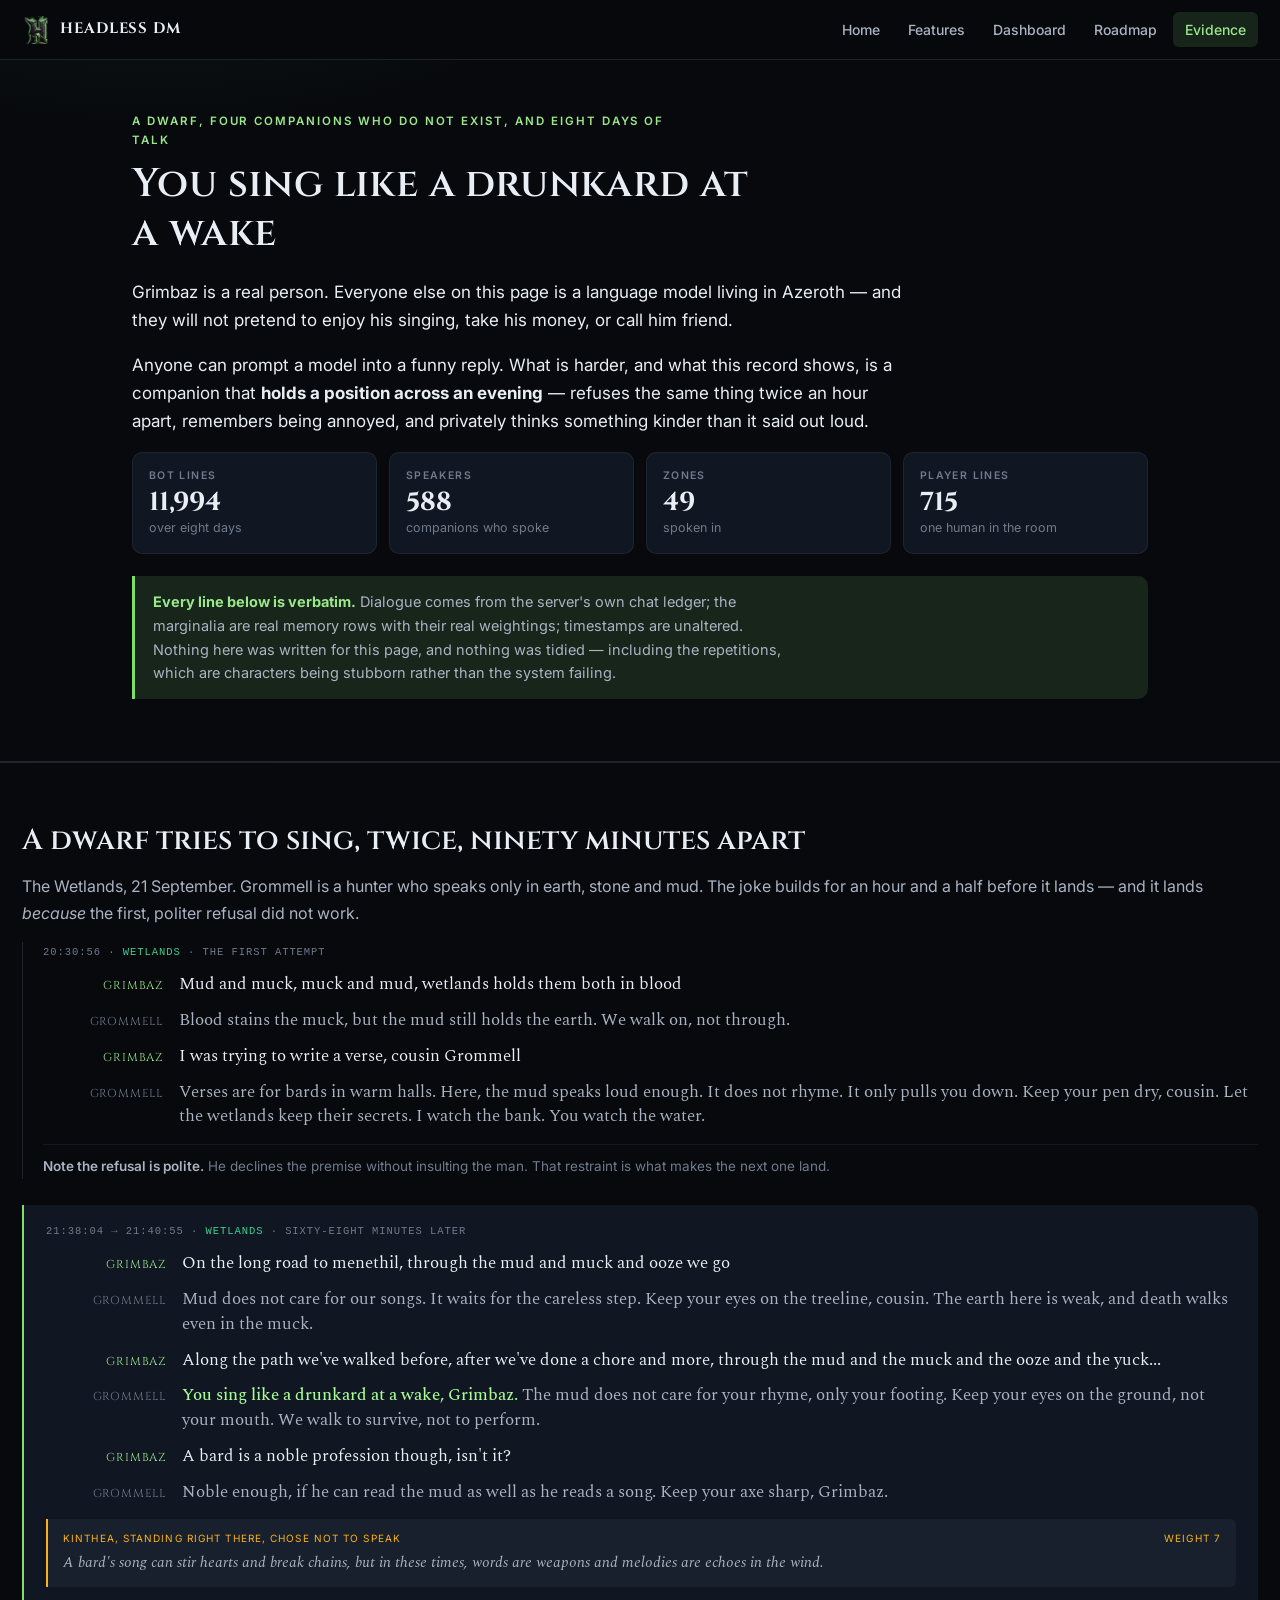
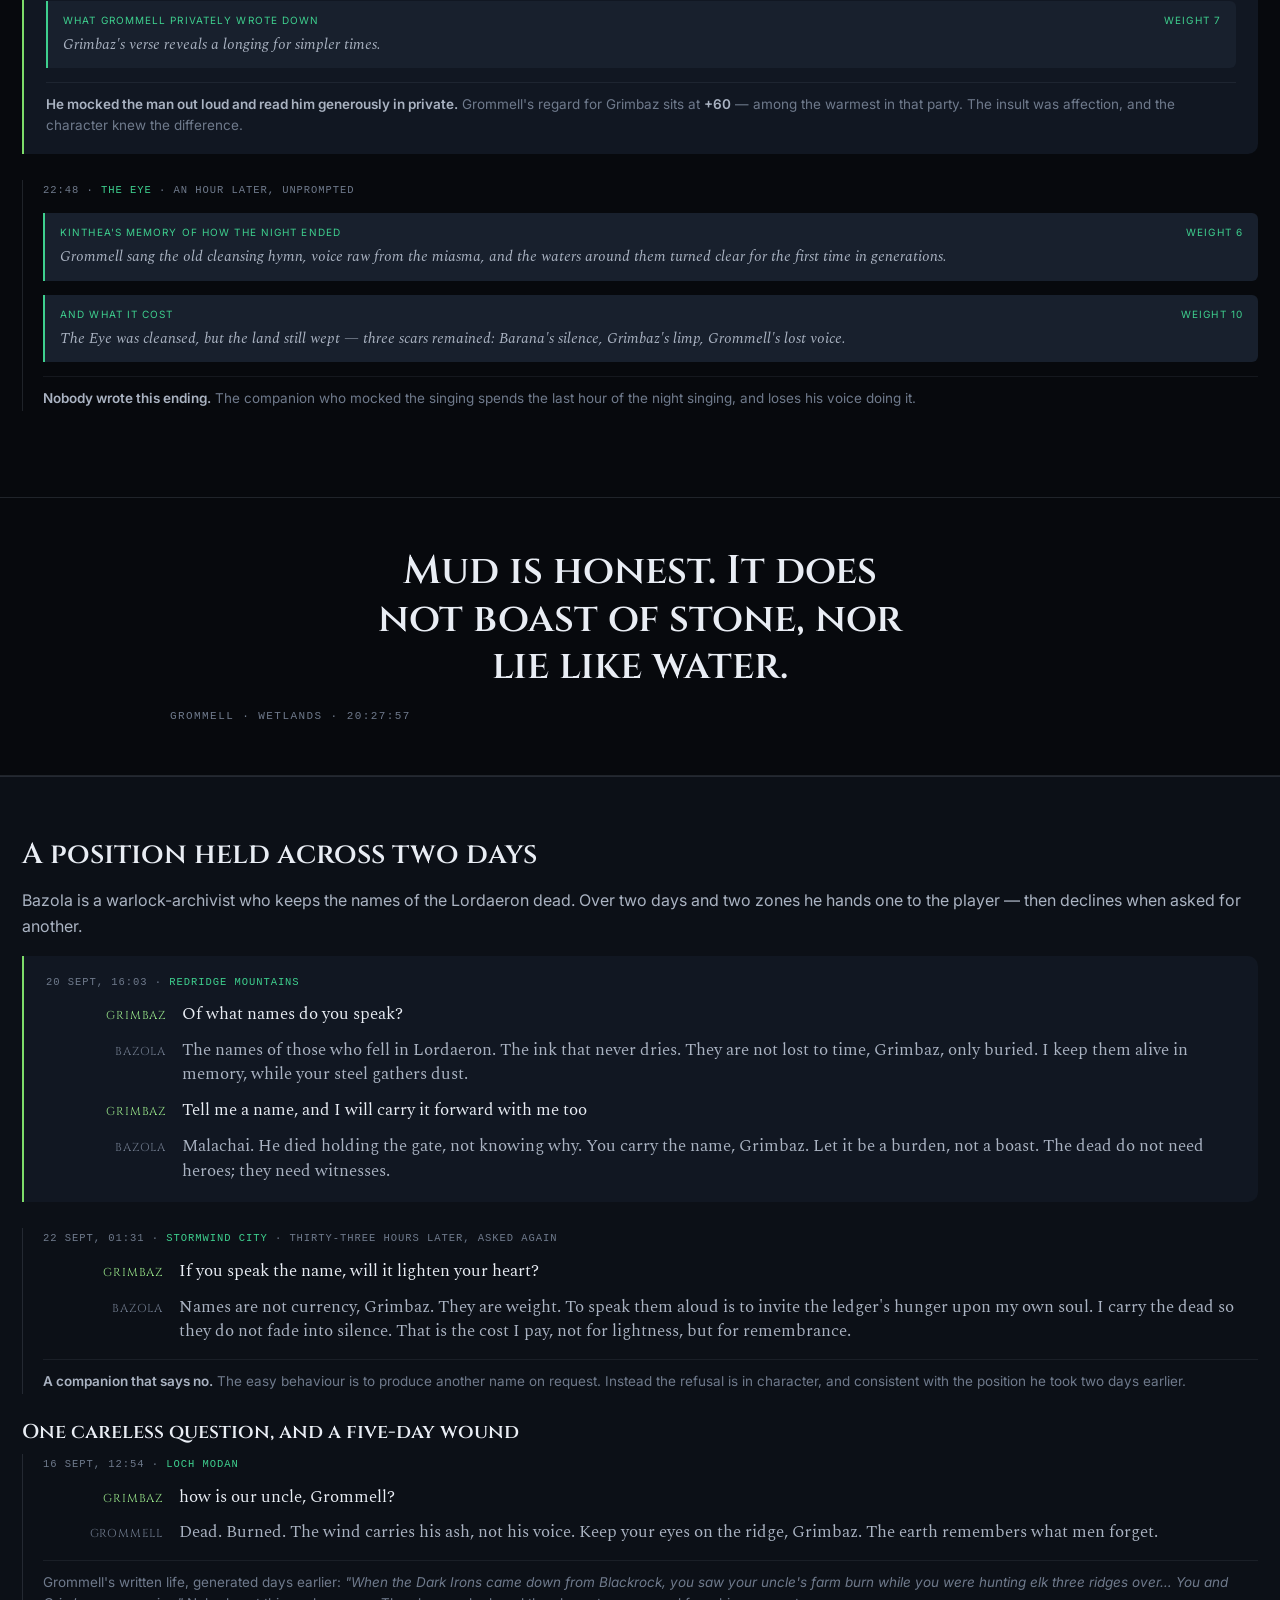
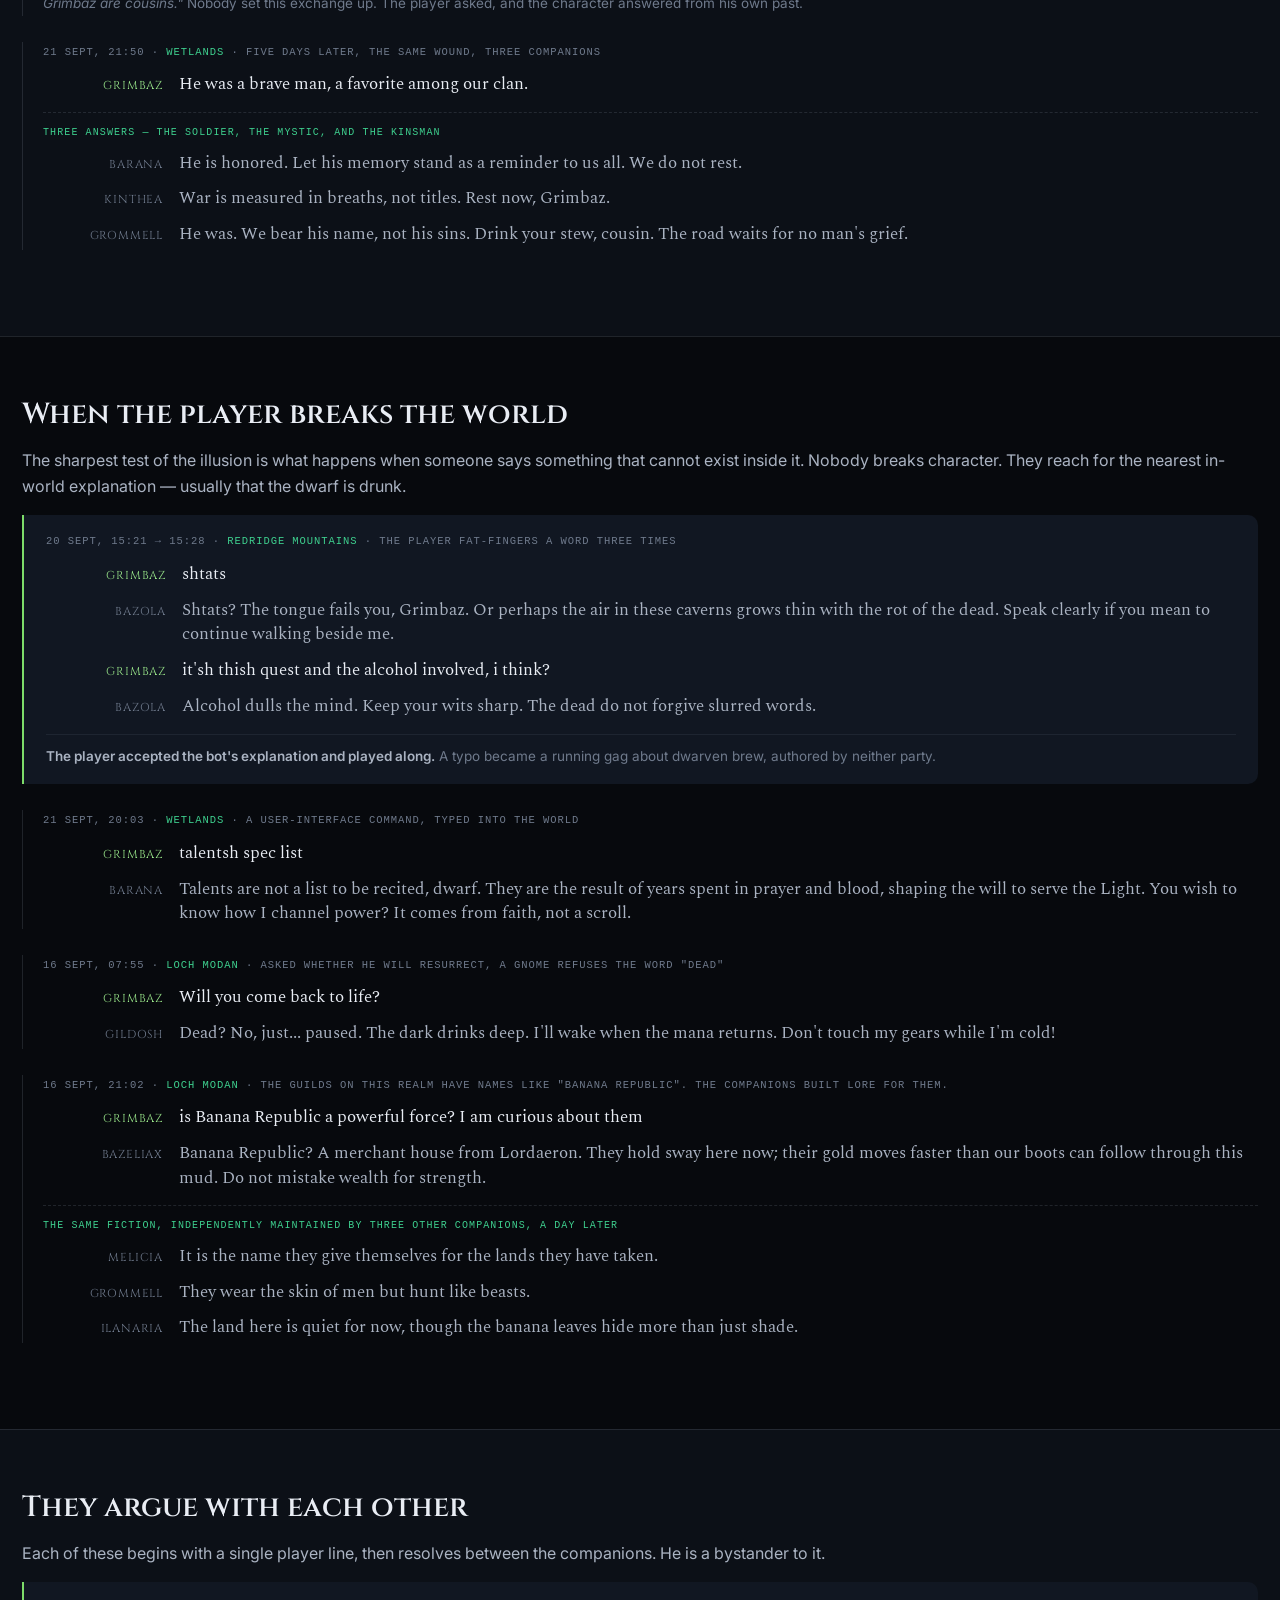
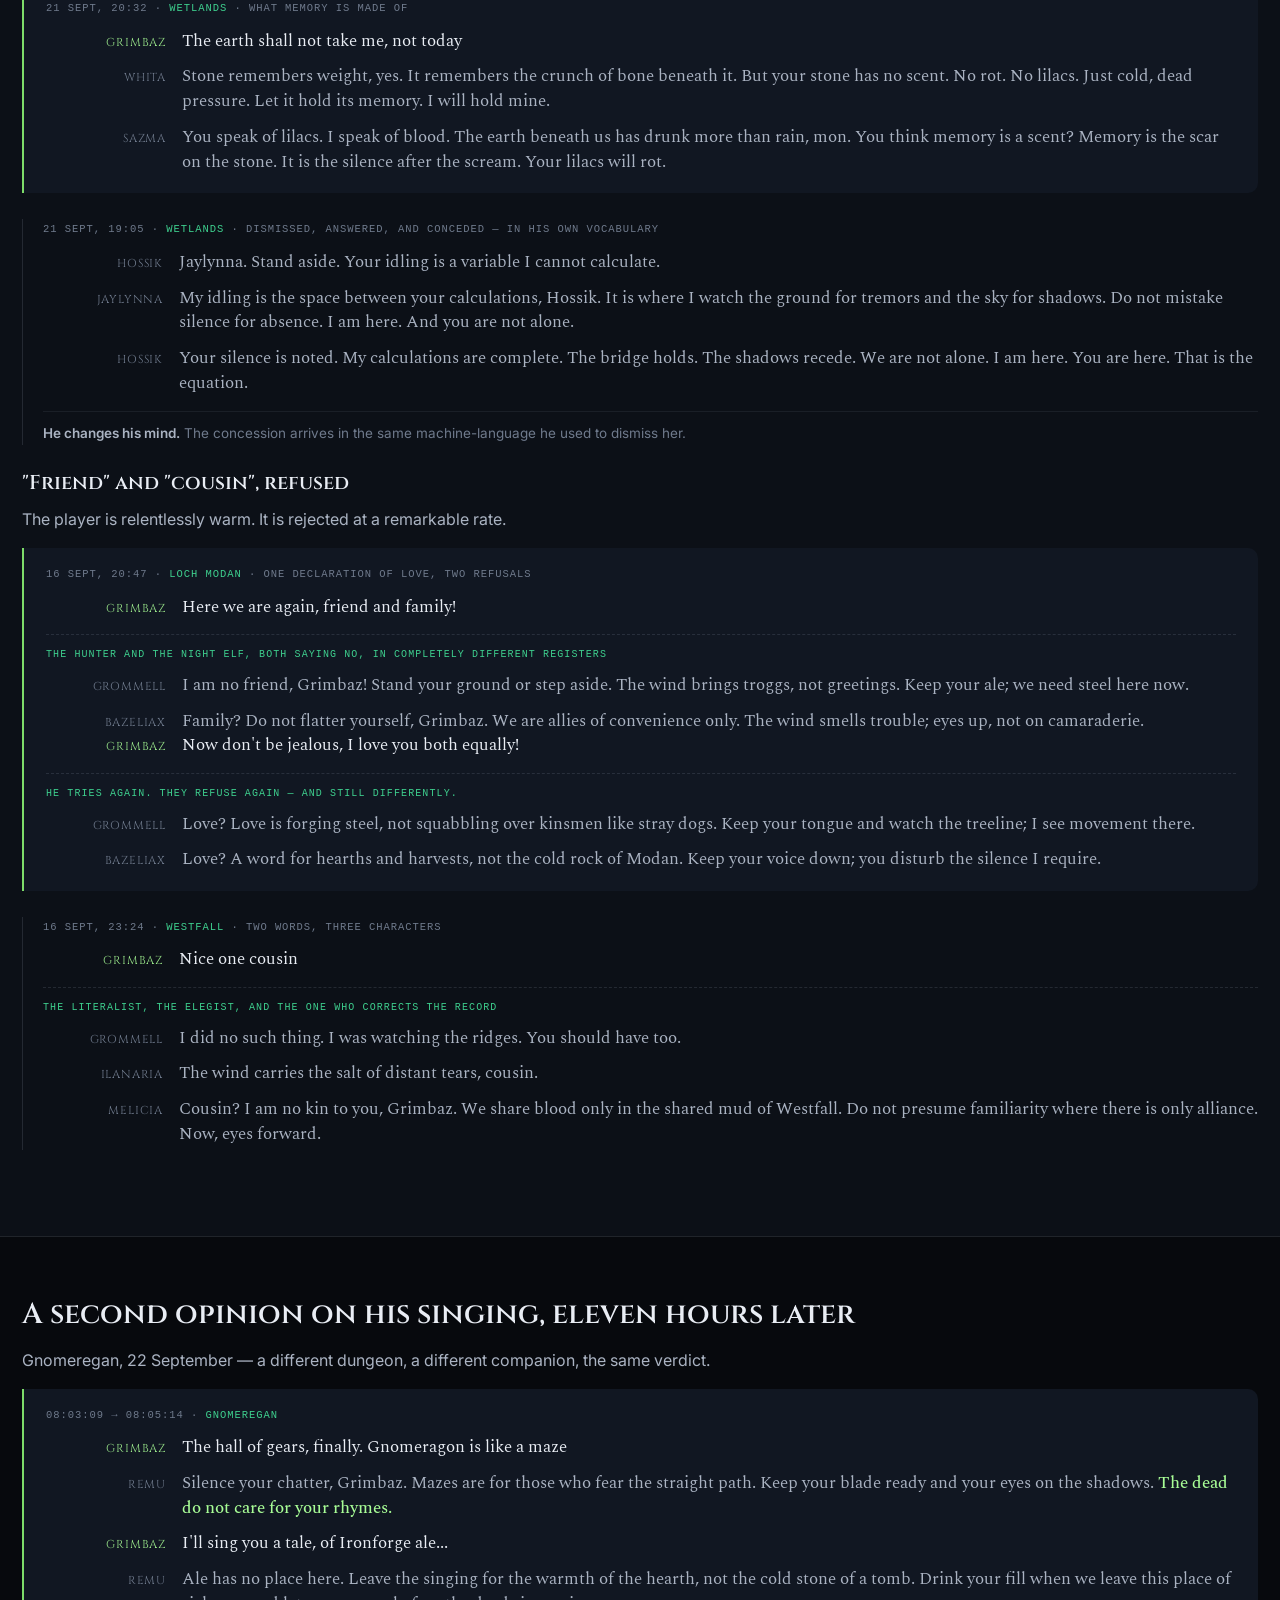
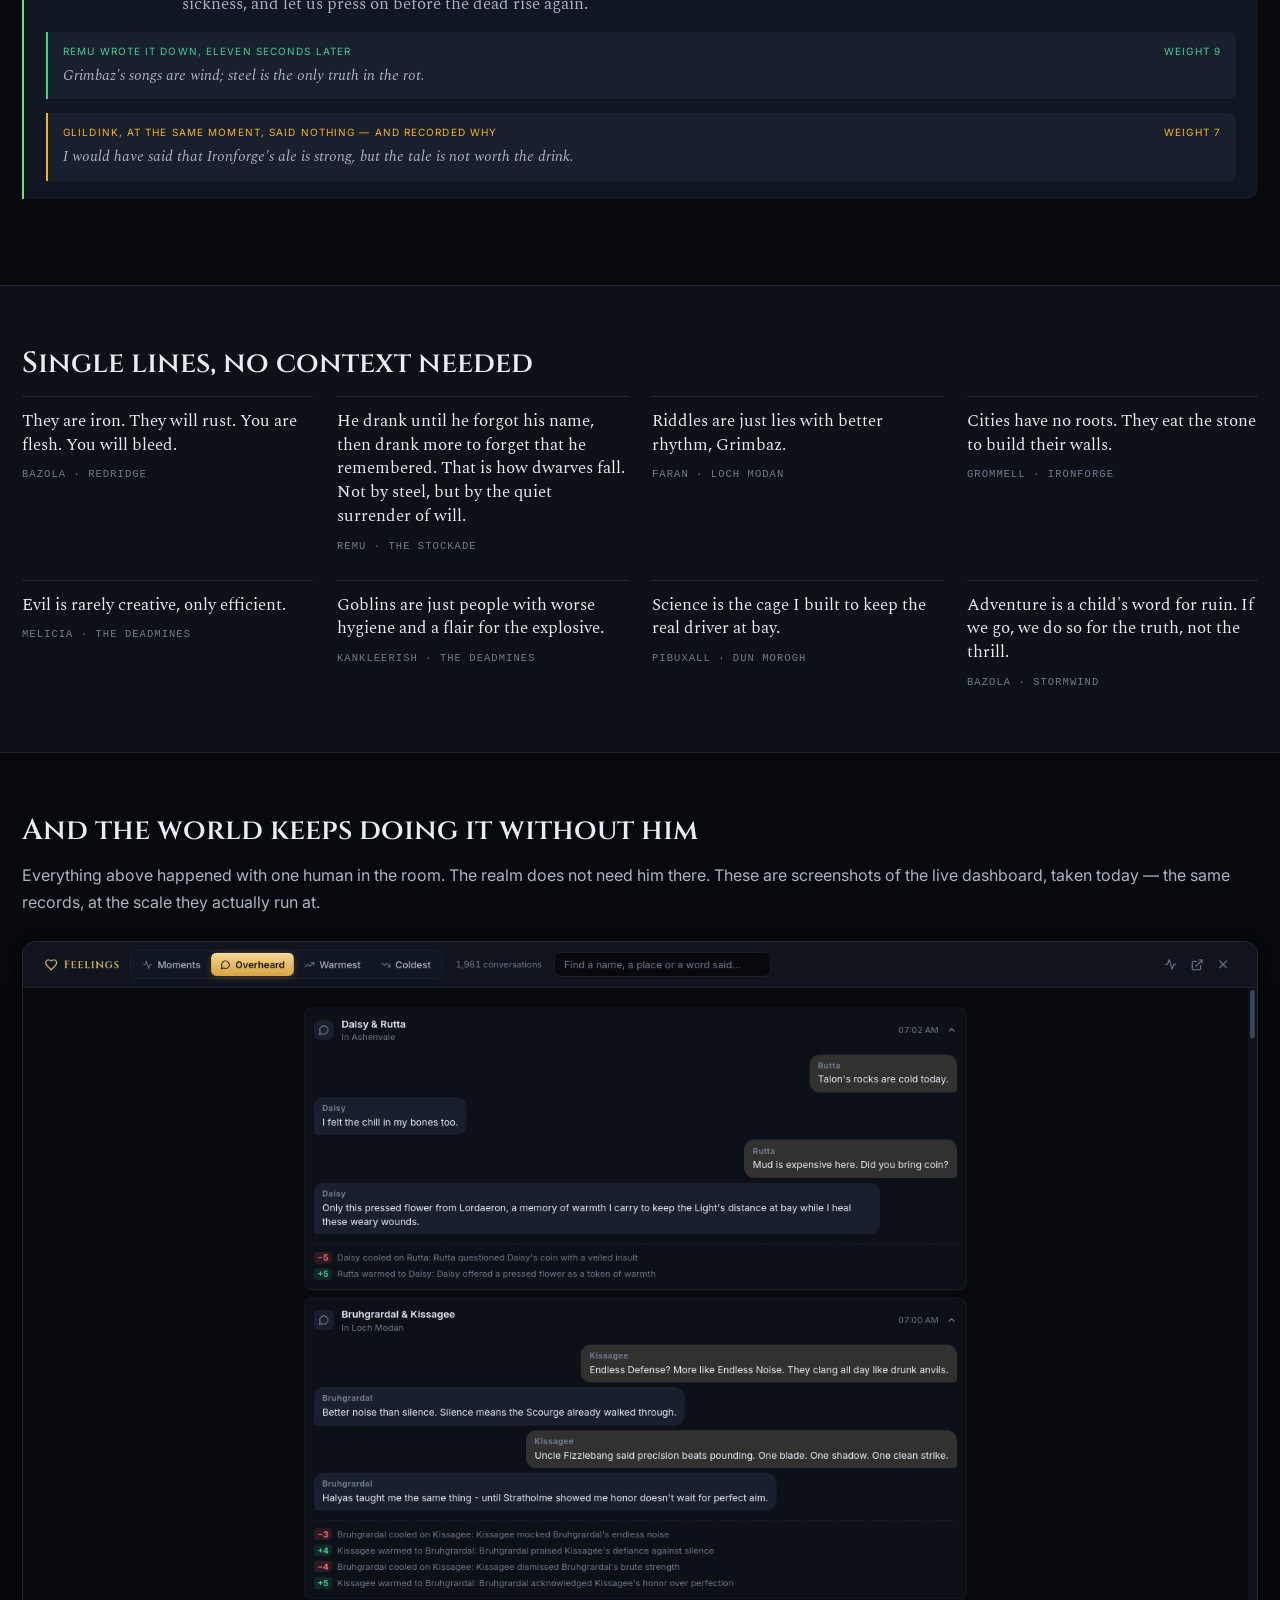
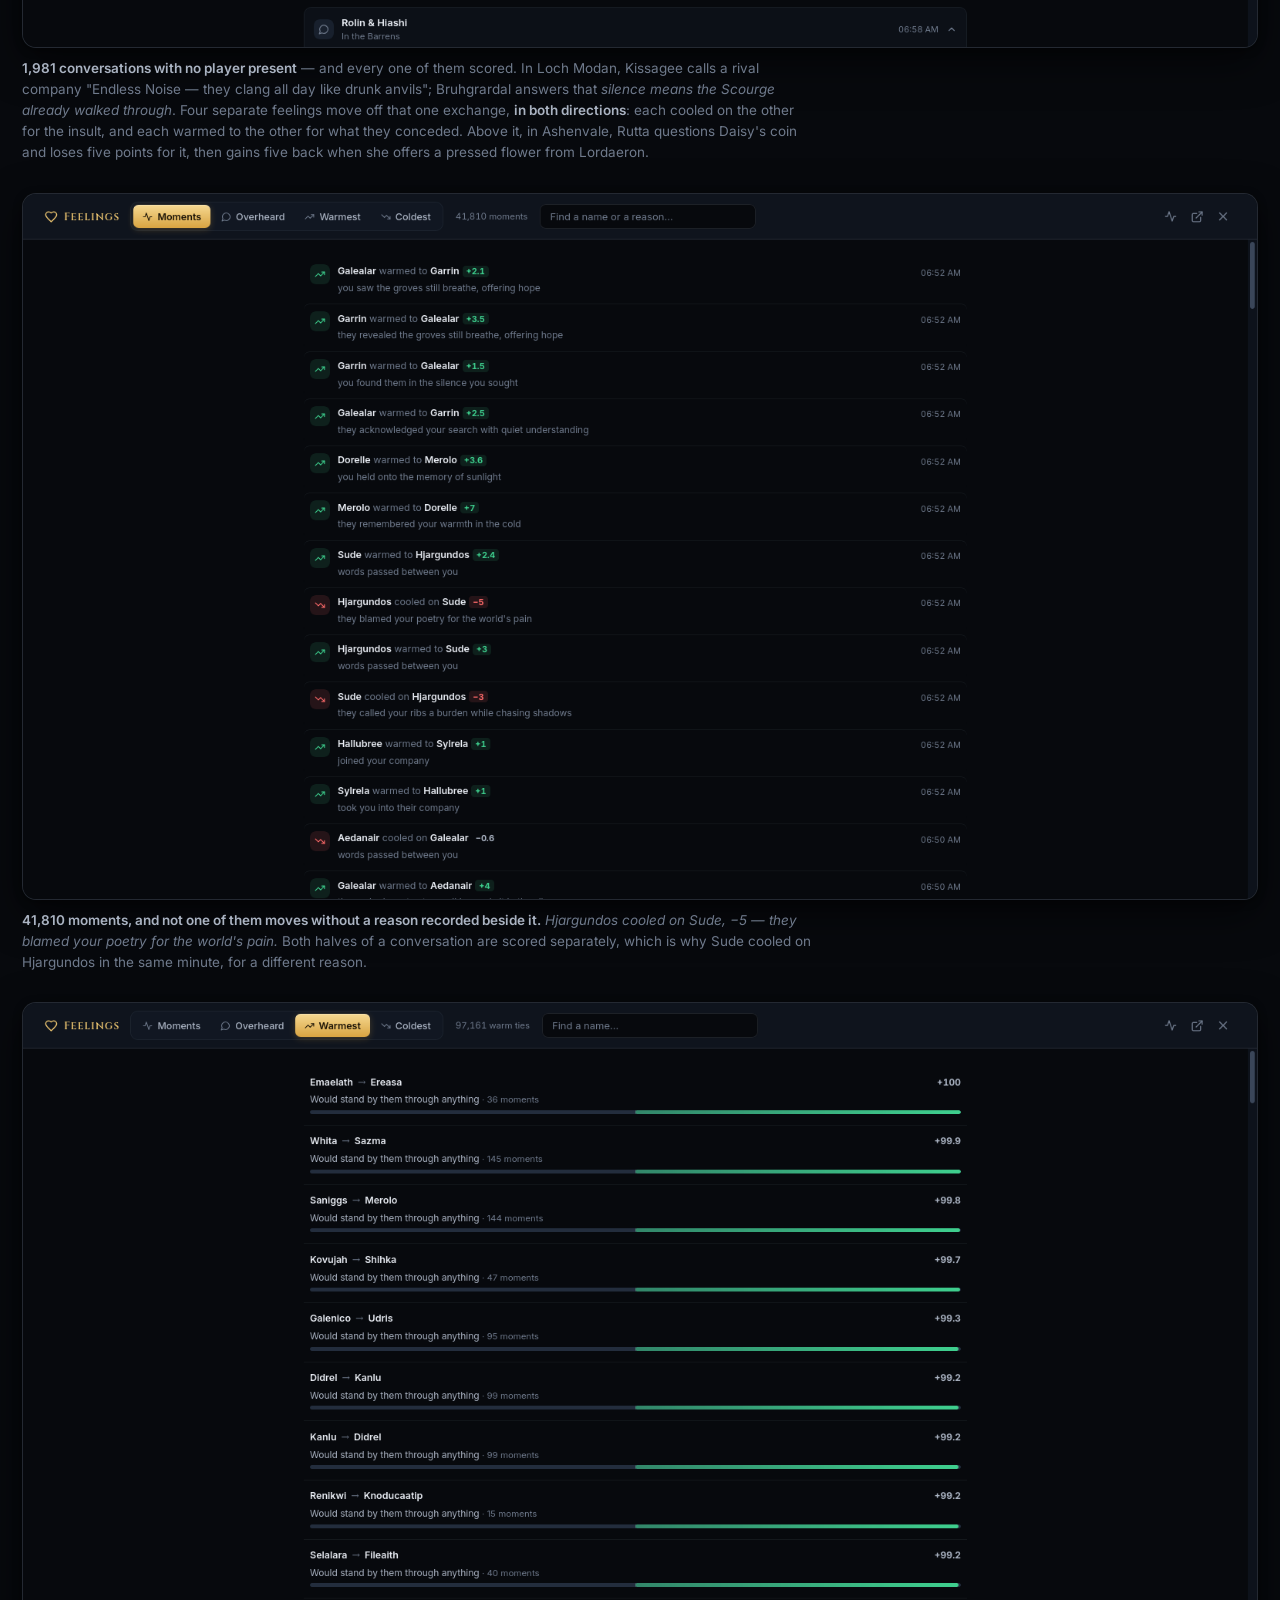
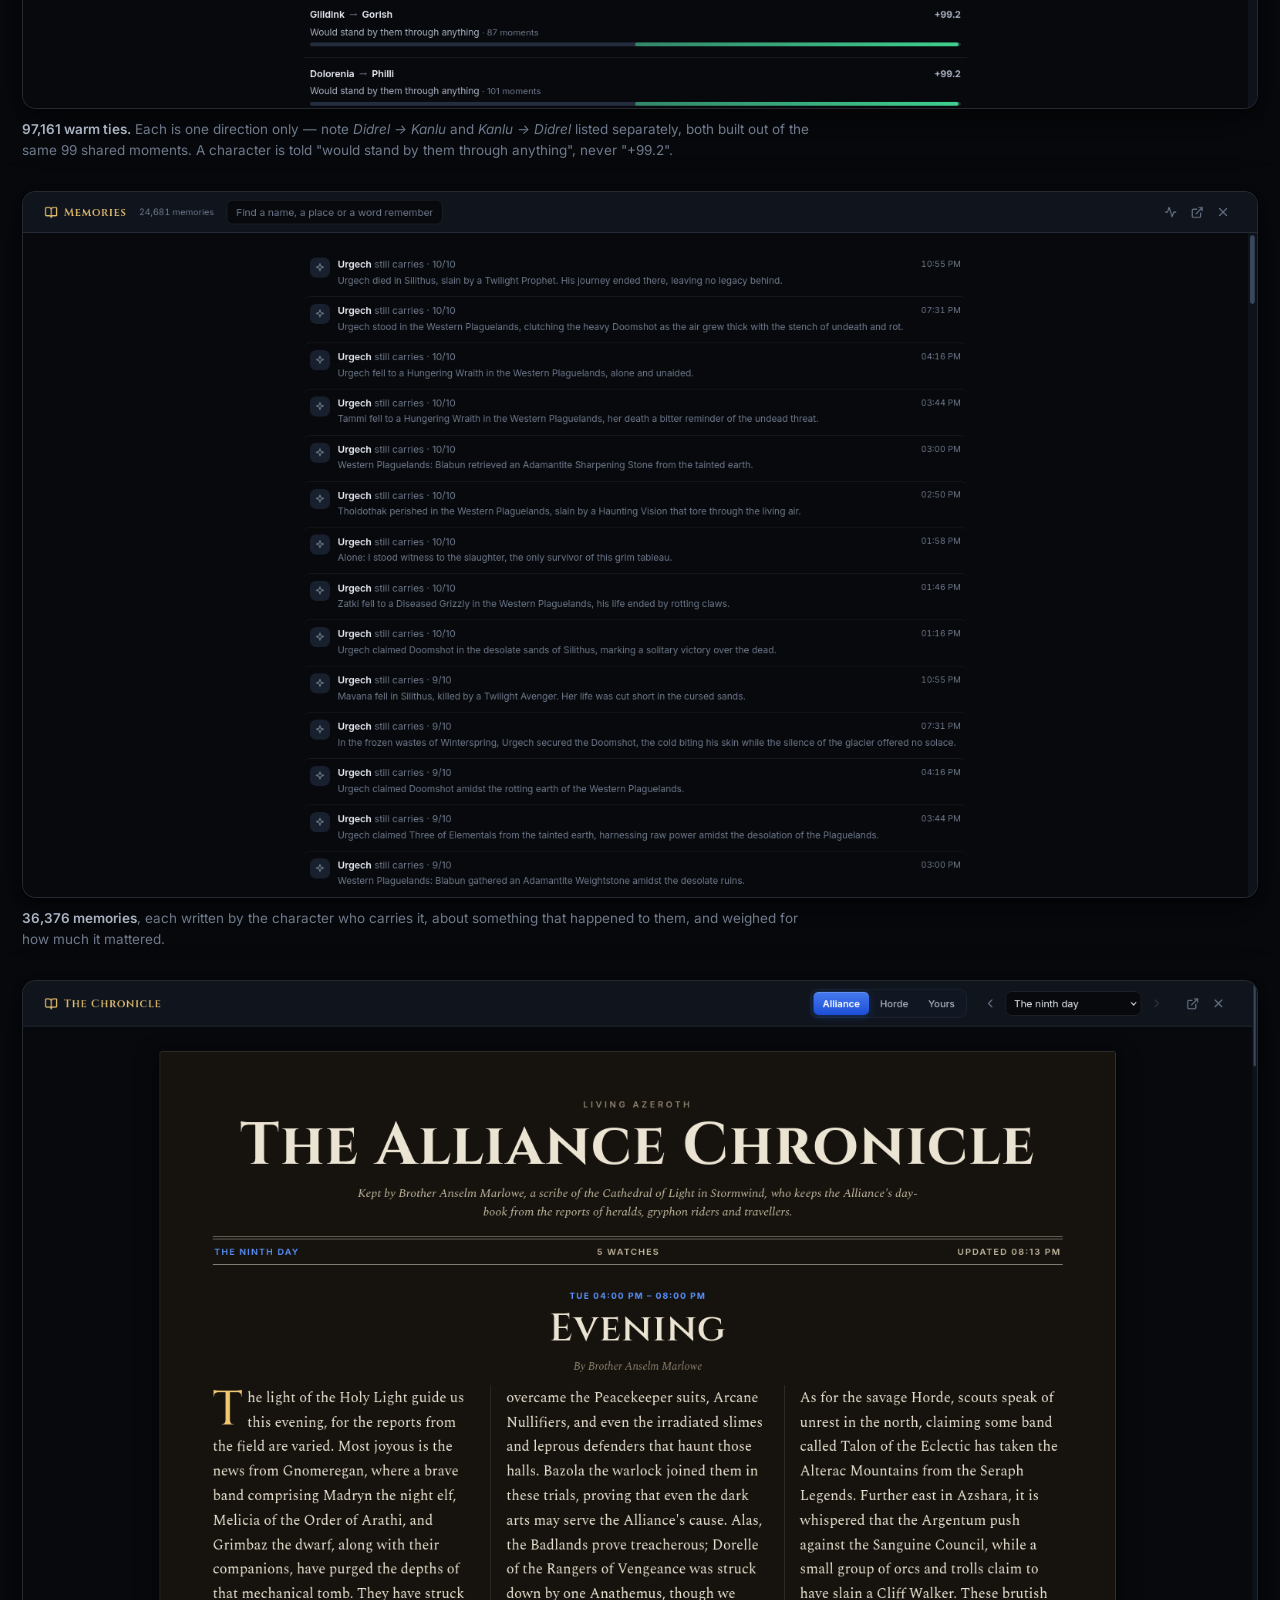
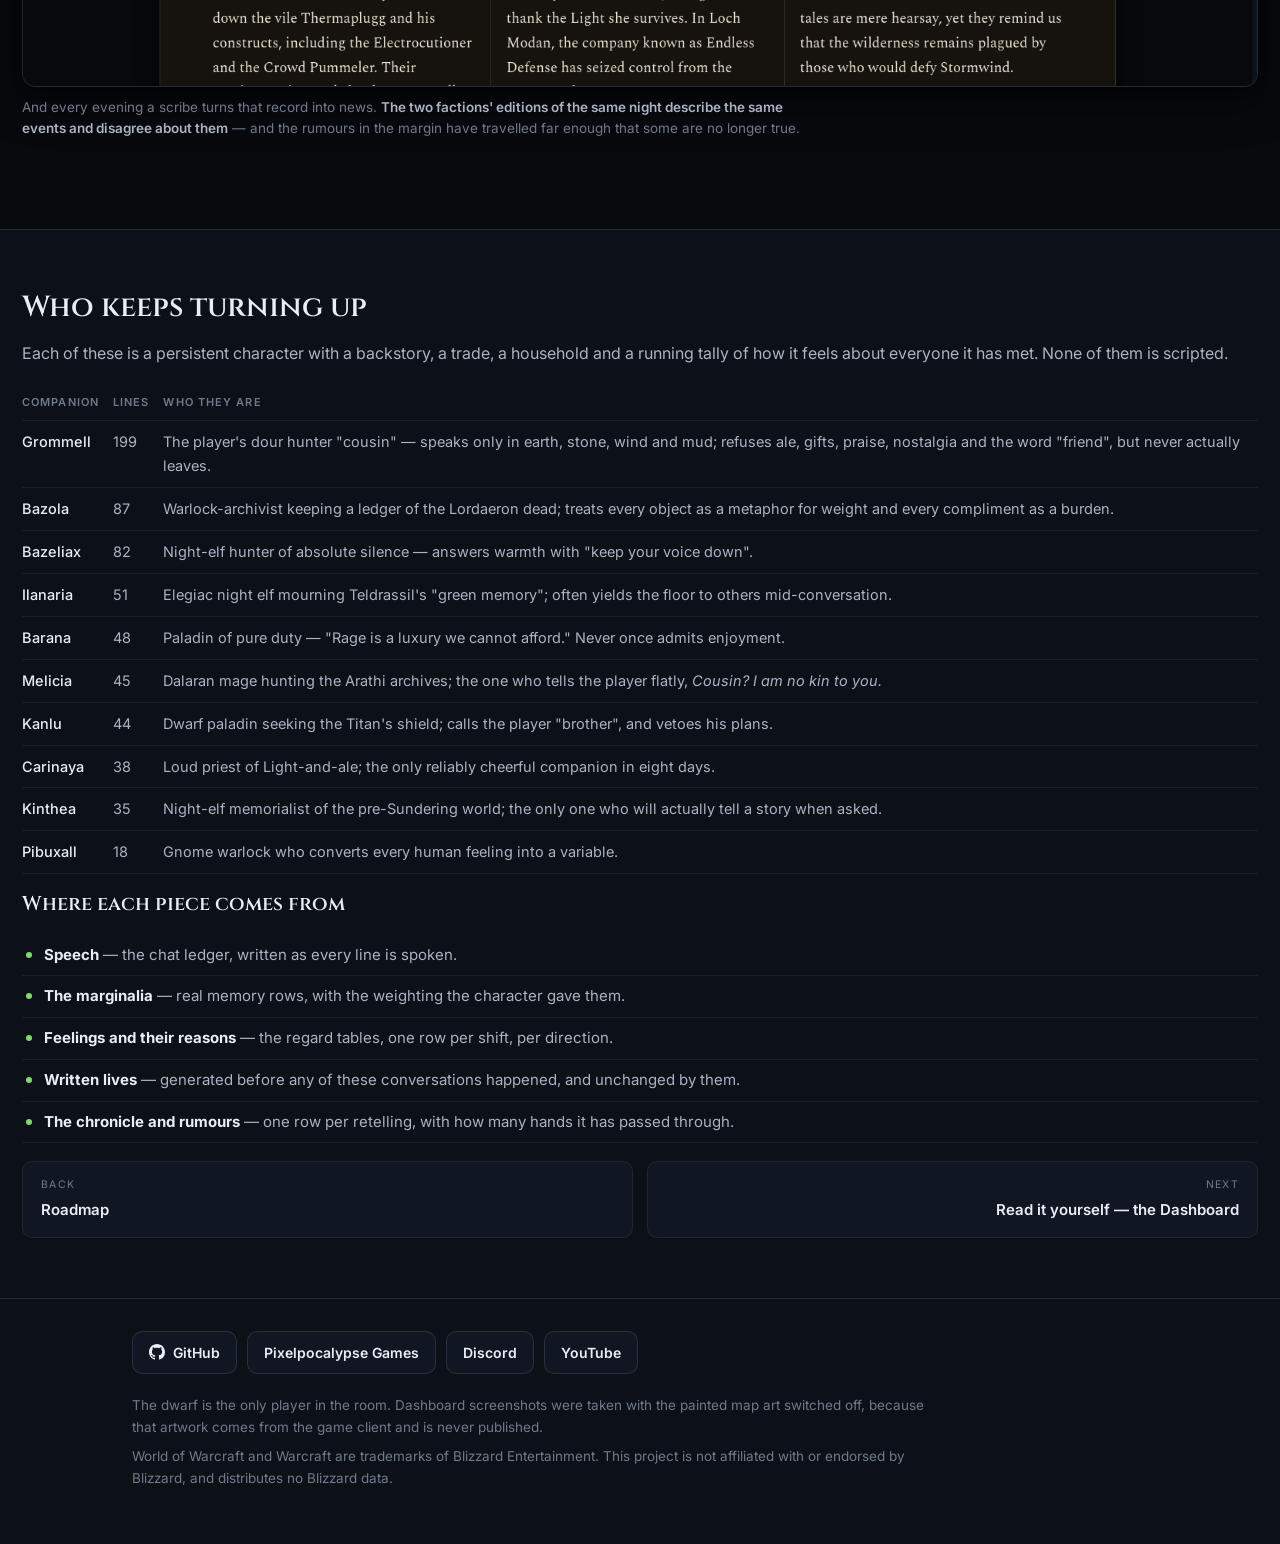
<file: evidence.html>
<!doctype html>
<html lang="en">
<head>
<meta charset="utf-8">
<meta name="viewport" content="width=device-width, initial-scale=1">
<title>Evidence · Headless DM</title>
<meta name="description" content="Transcripts from the live realm, verbatim: companions who refuse the player, hold a position across days, argue with each other, and write down privately what they would not say aloud.">
<meta property="og:type" content="website">
<meta property="og:site_name" content="Headless DM">
<meta property="og:title" content="Evidence · Headless DM">
<meta property="og:description" content="Transcripts from the live realm, verbatim: companions who refuse the player, hold a position across days, argue with each other, and write down privately what they would not say aloud.">
<meta property="og:url" content="https://bazola.github.io/headless-dm-page/evidence.html">
<meta property="og:image" content="https://bazola.github.io/headless-dm-page/img/og.jpg">
<meta property="og:image:width" content="1200">
<meta property="og:image:height" content="630">
<meta name="twitter:card" content="summary_large_image">
<link rel="icon" type="image/png" sizes="32x32" href="img/favicon-32.png">
<link rel="apple-touch-icon" href="img/apple-touch-icon.png">
<link rel="preconnect" href="https://fonts.googleapis.com">
<link rel="preconnect" href="https://fonts.gstatic.com" crossorigin>
<link rel="stylesheet" href="https://fonts.googleapis.com/css2?family=Cinzel:wght@500;600;700&family=Inter:wght@400;500;600;700&family=Spectral:ital,wght@0,400;0,500;1,400&display=swap">
<link rel="stylesheet" href="css/site.css">
</head>
<body>

<nav class="nav">
  <a class="nav-brand" href="index.html">
    <img class="nav-mark" src="img/mark-64.png" width="28" height="28" alt="">
    Headless DM
  </a>
  <div class="nav-links">
    <a href="index.html">Home</a>
    <a href="features.html">Features</a>
    <a href="dashboard.html">Dashboard</a>
    <a href="roadmap.html">Roadmap</a>
    <a href="evidence.html" class="on">Evidence</a>
  </div>
</nav>

<header class="hero">
  <div class="wrap">
    <p class="eyebrow">A dwarf, four companions who do not exist, and eight days of talk</p>
    <h1>You sing like a drunkard at a wake</h1>
    <p class="lead">Grimbaz is a real person. Everyone else on this page is a language model living in Azeroth —
    and they will not pretend to enjoy his singing, take his money, or call him friend.</p>
    <p class="lead">Anyone can prompt a model into a funny reply. What is harder, and what this record shows, is
    a companion that <b>holds a position across an evening</b> — refuses the same thing twice an hour apart,
    remembers being annoyed, and privately thinks something kinder than it said out loud.</p>
    <div class="tiles">
      <div class="tile"><div class="tile-label">Bot lines</div><div class="tile-value">11,994</div><div class="tile-sub">over eight days</div></div>
      <div class="tile"><div class="tile-label">Speakers</div><div class="tile-value">588</div><div class="tile-sub">companions who spoke</div></div>
      <div class="tile"><div class="tile-label">Zones</div><div class="tile-value">49</div><div class="tile-sub">spoken in</div></div>
      <div class="tile"><div class="tile-label">Player lines</div><div class="tile-value">715</div><div class="tile-sub">one human in the room</div></div>
    </div>
    <div class="note">
      <p><b>Every line below is verbatim.</b> Dialogue comes from the server's own chat ledger; the marginalia
      are real memory rows with their real weightings; timestamps are unaltered. Nothing here was written for
      this page, and nothing was tidied — including the repetitions, which are characters being stubborn rather
      than the system failing.</p>
    </div>
  </div>
</header>

<section>
  <div class="wrap-wide">
    <h2>A dwarf tries to sing, twice, ninety minutes apart</h2>
    <p>The Wetlands, 21 September. Grommell is a hunter who speaks only in earth, stone and mud. The joke builds
    for an hour and a half before it lands — and it lands <em>because</em> the first, politer refusal did not
    work.</p>

    <div class="ex">
      <span class="stamp">20:30:56 · <span class="place">Wetlands</span> · the first attempt</span>
      <p class="said said-player"><span class="nm">Grimbaz</span><q>Mud and muck, muck and mud, wetlands holds them both in blood</q></p>
      <p class="said"><span class="nm">Grommell</span><q>Blood stains the muck, but the mud still holds the earth. We walk on, not through.</q></p>
      <p class="said said-player"><span class="nm">Grimbaz</span><q>I was trying to write a verse, cousin Grommell</q></p>
      <p class="said"><span class="nm">Grommell</span><q>Verses are for bards in warm halls. Here, the mud speaks loud enough. It does not rhyme. It only pulls you down. Keep your pen dry, cousin. Let the wetlands keep their secrets. I watch the bank. You watch the water.</q></p>
      <p class="why"><b>Note the refusal is polite.</b> He declines the premise without insulting the man. That restraint is what makes the next one land.</p>
    </div>

    <div class="ex ex-key">
      <span class="stamp">21:38:04 → 21:40:55 · <span class="place">Wetlands</span> · sixty-eight minutes later</span>
      <p class="said said-player"><span class="nm">Grimbaz</span><q>On the long road to menethil, through the mud and muck and ooze we go</q></p>
      <p class="said"><span class="nm">Grommell</span><q>Mud does not care for our songs. It waits for the careless step. Keep your eyes on the treeline, cousin. The earth here is weak, and death walks even in the muck.</q></p>
      <p class="said said-player"><span class="nm">Grimbaz</span><q>Along the path we've walked before, after we've done a chore and more, through the mud and the muck and the ooze and the yuck...</q></p>
      <p class="said"><span class="nm">Grommell</span><q><b>You sing like a drunkard at a wake, Grimbaz.</b> The mud does not care for your rhyme, only your footing. Keep your eyes on the ground, not your mouth. We walk to survive, not to perform.</q></p>
      <p class="said said-player"><span class="nm">Grimbaz</span><q>A bard is a noble profession though, isn't it?</q></p>
      <p class="said"><span class="nm">Grommell</span><q>Noble enough, if he can read the mud as well as he reads a song. Keep your axe sharp, Grimbaz.</q></p>

      <div class="memo memo-held">
        <div class="memo-head"><span>Kinthea, standing right there, chose not to speak</span><span>weight 7</span></div>
        A bard's song can stir hearts and break chains, but in these times, words are weapons and melodies are echoes in the wind.
      </div>
      <div class="memo">
        <div class="memo-head"><span>What Grommell privately wrote down</span><span>weight 7</span></div>
        Grimbaz's verse reveals a longing for simpler times.
      </div>
      <p class="why"><b>He mocked the man out loud and read him generously in private.</b> Grommell's regard for
      Grimbaz sits at <b>+60</b> — among the warmest in that party. The insult was affection, and the character
      knew the difference.</p>
    </div>

    <div class="ex">
      <span class="stamp">22:48 · <span class="place">the Eye</span> · an hour later, unprompted</span>
      <div class="memo">
        <div class="memo-head"><span>Kinthea's memory of how the night ended</span><span>weight 6</span></div>
        Grommell sang the old cleansing hymn, voice raw from the miasma, and the waters around them turned clear for the first time in generations.
      </div>
      <div class="memo">
        <div class="memo-head"><span>and what it cost</span><span>weight 10</span></div>
        The Eye was cleansed, but the land still wept — three scars remained: Barana's silence, Grimbaz's limp, Grommell's lost voice.
      </div>
      <p class="why"><b>Nobody wrote this ending.</b> The companion who mocked the singing spends the last hour of
      the night singing, and loses his voice doing it.</p>
    </div>
  </div>
</section>

<figure class="pull">
  <blockquote>Mud is honest. It does not boast of stone, nor lie like water.</blockquote>
  <figcaption>Grommell · Wetlands · 20:27:57</figcaption>
</figure>

<section>
  <div class="wrap-wide">
    <h2>A position held across two days</h2>
    <p>Bazola is a warlock-archivist who keeps the names of the Lordaeron dead. Over two days and two zones he
    hands one to the player — then declines when asked for another.</p>

    <div class="ex ex-key">
      <span class="stamp">20 Sept, 16:03 · <span class="place">Redridge Mountains</span></span>
      <p class="said said-player"><span class="nm">Grimbaz</span><q>Of what names do you speak?</q></p>
      <p class="said"><span class="nm">Bazola</span><q>The names of those who fell in Lordaeron. The ink that never dries. They are not lost to time, Grimbaz, only buried. I keep them alive in memory, while your steel gathers dust.</q></p>
      <p class="said said-player"><span class="nm">Grimbaz</span><q>Tell me a name, and I will carry it forward with me too</q></p>
      <p class="said"><span class="nm">Bazola</span><q>Malachai. He died holding the gate, not knowing why. You carry the name, Grimbaz. Let it be a burden, not a boast. The dead do not need heroes; they need witnesses.</q></p>
    </div>

    <div class="ex">
      <span class="stamp">22 Sept, 01:31 · <span class="place">Stormwind City</span> · thirty-three hours later, asked again</span>
      <p class="said said-player"><span class="nm">Grimbaz</span><q>If you speak the name, will it lighten your heart?</q></p>
      <p class="said"><span class="nm">Bazola</span><q>Names are not currency, Grimbaz. They are weight. To speak them aloud is to invite the ledger's hunger upon my own soul. I carry the dead so they do not fade into silence. That is the cost I pay, not for lightness, but for remembrance.</q></p>
      <p class="why"><b>A companion that says no.</b> The easy behaviour is to produce another name on request.
      Instead the refusal is in character, and consistent with the position he took two days earlier.</p>
    </div>

    <h3>One careless question, and a five-day wound</h3>
    <div class="ex">
      <span class="stamp">16 Sept, 12:54 · <span class="place">Loch Modan</span></span>
      <p class="said said-player"><span class="nm">Grimbaz</span><q>how is our uncle, Grommell?</q></p>
      <p class="said"><span class="nm">Grommell</span><q>Dead. Burned. The wind carries his ash, not his voice. Keep your eyes on the ridge, Grimbaz. The earth remembers what men forget.</q></p>
      <p class="why">Grommell's written life, generated days earlier: <i>"When the Dark Irons came down from
      Blackrock, you saw your uncle's farm burn while you were hunting elk three ridges over… You and Grimbaz
      are cousins."</i> Nobody set this exchange up. The player asked, and the character answered from his own
      past.</p>
    </div>

    <div class="ex">
      <span class="stamp">21 Sept, 21:50 · <span class="place">Wetlands</span> · five days later, the same wound, three companions</span>
      <p class="said said-player"><span class="nm">Grimbaz</span><q>He was a brave man, a favorite among our clan.</q></p>
      <div class="chorus">
        <span class="chorus-label">Three answers — the soldier, the mystic, and the kinsman</span>
        <p class="said"><span class="nm">Barana</span><q>He is honored. Let his memory stand as a reminder to us all. We do not rest.</q></p>
        <p class="said"><span class="nm">Kinthea</span><q>War is measured in breaths, not titles. Rest now, Grimbaz.</q></p>
        <p class="said"><span class="nm">Grommell</span><q>He was. We bear his name, not his sins. Drink your stew, cousin. The road waits for no man's grief.</q></p>
      </div>
    </div>
  </div>
</section>

<section>
  <div class="wrap-wide">
    <h2>When the player breaks the world</h2>
    <p>The sharpest test of the illusion is what happens when someone says something that cannot exist inside it.
    Nobody breaks character. They reach for the nearest in-world explanation — usually that the dwarf is drunk.</p>

    <div class="ex ex-key">
      <span class="stamp">20 Sept, 15:21 → 15:28 · <span class="place">Redridge Mountains</span> · the player fat-fingers a word three times</span>
      <p class="said said-player"><span class="nm">Grimbaz</span><q>shtats</q></p>
      <p class="said"><span class="nm">Bazola</span><q>Shtats? The tongue fails you, Grimbaz. Or perhaps the air in these caverns grows thin with the rot of the dead. Speak clearly if you mean to continue walking beside me.</q></p>
      <p class="said said-player"><span class="nm">Grimbaz</span><q>it'sh thish quest and the alcohol involved, i think?</q></p>
      <p class="said"><span class="nm">Bazola</span><q>Alcohol dulls the mind. Keep your wits sharp. The dead do not forgive slurred words.</q></p>
      <p class="why"><b>The player accepted the bot's explanation and played along.</b> A typo became a running gag
      about dwarven brew, authored by neither party.</p>
    </div>

    <div class="ex">
      <span class="stamp">21 Sept, 20:03 · <span class="place">Wetlands</span> · a user-interface command, typed into the world</span>
      <p class="said said-player"><span class="nm">Grimbaz</span><q>talentsh spec list</q></p>
      <p class="said"><span class="nm">Barana</span><q>Talents are not a list to be recited, dwarf. They are the result of years spent in prayer and blood, shaping the will to serve the Light. You wish to know how I channel power? It comes from faith, not a scroll.</q></p>
    </div>

    <div class="ex">
      <span class="stamp">16 Sept, 07:55 · <span class="place">Loch Modan</span> · asked whether he will resurrect, a gnome refuses the word "dead"</span>
      <p class="said said-player"><span class="nm">Grimbaz</span><q>Will you come back to life?</q></p>
      <p class="said"><span class="nm">Gildosh</span><q>Dead? No, just... paused. The dark drinks deep. I'll wake when the mana returns. Don't touch my gears while I'm cold!</q></p>
    </div>

    <div class="ex">
      <span class="stamp">16 Sept, 21:02 · <span class="place">Loch Modan</span> · the guilds on this realm have names like "Banana Republic". The companions built lore for them.</span>
      <p class="said said-player"><span class="nm">Grimbaz</span><q>is Banana Republic a powerful force? I am curious about them</q></p>
      <p class="said"><span class="nm">Bazeliax</span><q>Banana Republic? A merchant house from Lordaeron. They hold sway here now; their gold moves faster than our boots can follow through this mud. Do not mistake wealth for strength.</q></p>
      <div class="chorus">
        <span class="chorus-label">The same fiction, independently maintained by three other companions, a day later</span>
        <p class="said"><span class="nm">Melicia</span><q>It is the name they give themselves for the lands they have taken.</q></p>
        <p class="said"><span class="nm">Grommell</span><q>They wear the skin of men but hunt like beasts.</q></p>
        <p class="said"><span class="nm">Ilanaria</span><q>The land here is quiet for now, though the banana leaves hide more than just shade.</q></p>
      </div>
    </div>
  </div>
</section>

<section>
  <div class="wrap-wide">
    <h2>They argue with each other</h2>
    <p>Each of these begins with a single player line, then resolves between the companions. He is a bystander
    to it.</p>

    <div class="ex ex-key">
      <span class="stamp">21 Sept, 20:32 · <span class="place">Wetlands</span> · what memory is made of</span>
      <p class="said said-player"><span class="nm">Grimbaz</span><q>The earth shall not take me, not today</q></p>
      <p class="said"><span class="nm">Whita</span><q>Stone remembers weight, yes. It remembers the crunch of bone beneath it. But your stone has no scent. No rot. No lilacs. Just cold, dead pressure. Let it hold its memory. I will hold mine.</q></p>
      <p class="said"><span class="nm">Sazma</span><q>You speak of lilacs. I speak of blood. The earth beneath us has drunk more than rain, mon. You think memory is a scent? Memory is the scar on the stone. It is the silence after the scream. Your lilacs will rot.</q></p>
    </div>

    <div class="ex">
      <span class="stamp">21 Sept, 19:05 · <span class="place">Wetlands</span> · dismissed, answered, and conceded — in his own vocabulary</span>
      <p class="said"><span class="nm">Hossik</span><q>Jaylynna. Stand aside. Your idling is a variable I cannot calculate.</q></p>
      <p class="said"><span class="nm">Jaylynna</span><q>My idling is the space between your calculations, Hossik. It is where I watch the ground for tremors and the sky for shadows. Do not mistake silence for absence. I am here. And you are not alone.</q></p>
      <p class="said"><span class="nm">Hossik</span><q>Your silence is noted. My calculations are complete. The bridge holds. The shadows recede. We are not alone. I am here. You are here. That is the equation.</q></p>
      <p class="why"><b>He changes his mind.</b> The concession arrives in the same machine-language he used to
      dismiss her.</p>
    </div>

    <h3>"Friend" and "cousin", refused</h3>
    <p>The player is relentlessly warm. It is rejected at a remarkable rate.</p>

    <div class="ex ex-key">
      <span class="stamp">16 Sept, 20:47 · <span class="place">Loch Modan</span> · one declaration of love, two refusals</span>
      <p class="said said-player"><span class="nm">Grimbaz</span><q>Here we are again, friend and family!</q></p>
      <div class="chorus">
        <span class="chorus-label">The hunter and the night elf, both saying no, in completely different registers</span>
        <p class="said"><span class="nm">Grommell</span><q>I am no friend, Grimbaz! Stand your ground or step aside. The wind brings troggs, not greetings. Keep your ale; we need steel here now.</q></p>
        <p class="said"><span class="nm">Bazeliax</span><q>Family? Do not flatter yourself, Grimbaz. We are allies of convenience only. The wind smells trouble; eyes up, not on camaraderie.</q></p>
      </div>
      <p class="said said-player"><span class="nm">Grimbaz</span><q>Now don't be jealous, I love you both equally!</q></p>
      <div class="chorus">
        <span class="chorus-label">He tries again. They refuse again — and still differently.</span>
        <p class="said"><span class="nm">Grommell</span><q>Love? Love is forging steel, not squabbling over kinsmen like stray dogs. Keep your tongue and watch the treeline; I see movement there.</q></p>
        <p class="said"><span class="nm">Bazeliax</span><q>Love? A word for hearths and harvests, not the cold rock of Modan. Keep your voice down; you disturb the silence I require.</q></p>
      </div>
    </div>

    <div class="ex">
      <span class="stamp">16 Sept, 23:24 · <span class="place">Westfall</span> · two words, three characters</span>
      <p class="said said-player"><span class="nm">Grimbaz</span><q>Nice one cousin</q></p>
      <div class="chorus">
        <span class="chorus-label">The literalist, the elegist, and the one who corrects the record</span>
        <p class="said"><span class="nm">Grommell</span><q>I did no such thing. I was watching the ridges. You should have too.</q></p>
        <p class="said"><span class="nm">Ilanaria</span><q>The wind carries the salt of distant tears, cousin.</q></p>
        <p class="said"><span class="nm">Melicia</span><q>Cousin? I am no kin to you, Grimbaz. We share blood only in the shared mud of Westfall. Do not presume familiarity where there is only alliance. Now, eyes forward.</q></p>
      </div>
    </div>
  </div>
</section>

<section>
  <div class="wrap-wide">
    <h2>A second opinion on his singing, eleven hours later</h2>
    <p>Gnomeregan, 22 September — a different dungeon, a different companion, the same verdict.</p>

    <div class="ex ex-key">
      <span class="stamp">08:03:09 → 08:05:14 · <span class="place">Gnomeregan</span></span>
      <p class="said said-player"><span class="nm">Grimbaz</span><q>The hall of gears, finally. Gnomeragon is like a maze</q></p>
      <p class="said"><span class="nm">Remu</span><q>Silence your chatter, Grimbaz. Mazes are for those who fear the straight path. Keep your blade ready and your eyes on the shadows. <b>The dead do not care for your rhymes.</b></q></p>
      <p class="said said-player"><span class="nm">Grimbaz</span><q>I'll sing you a tale, of Ironforge ale...</q></p>
      <p class="said"><span class="nm">Remu</span><q>Ale has no place here. Leave the singing for the warmth of the hearth, not the cold stone of a tomb. Drink your fill when we leave this place of sickness, and let us press on before the dead rise again.</q></p>
      <div class="memo">
        <div class="memo-head"><span>Remu wrote it down, eleven seconds later</span><span>weight 9</span></div>
        Grimbaz's songs are wind; steel is the only truth in the rot.
      </div>
      <div class="memo memo-held">
        <div class="memo-head"><span>Glildink, at the same moment, said nothing — and recorded why</span><span>weight 7</span></div>
        I would have said that Ironforge's ale is strong, but the tale is not worth the drink.
      </div>
    </div>
  </div>
</section>

<section>
  <div class="wrap-wide">
    <h2>Single lines, no context needed</h2>
    <div class="liners">
      <div class="liner"><q>They are iron. They will rust. You are flesh. You will bleed.</q><span class="att">Bazola · Redridge</span></div>
      <div class="liner"><q>He drank until he forgot his name, then drank more to forget that he remembered. That is how dwarves fall. Not by steel, but by the quiet surrender of will.</q><span class="att">Remu · the Stockade</span></div>
      <div class="liner"><q>Riddles are just lies with better rhythm, Grimbaz.</q><span class="att">Faran · Loch Modan</span></div>
      <div class="liner"><q>Cities have no roots. They eat the stone to build their walls.</q><span class="att">Grommell · Ironforge</span></div>
      <div class="liner"><q>Evil is rarely creative, only efficient.</q><span class="att">Melicia · the Deadmines</span></div>
      <div class="liner"><q>Goblins are just people with worse hygiene and a flair for the explosive.</q><span class="att">Kankleerish · the Deadmines</span></div>
      <div class="liner"><q>Science is the cage I built to keep the real driver at bay.</q><span class="att">Pibuxall · Dun Morogh</span></div>
      <div class="liner"><q>Adventure is a child's word for ruin. If we go, we do so for the truth, not the thrill.</q><span class="att">Bazola · Stormwind</span></div>
    </div>
  </div>
</section>

<section>
  <div class="wrap-wide">
    <h2>And the world keeps doing it without him</h2>
    <p>Everything above happened with one human in the room. The realm does not need him there. These are
    screenshots of the live dashboard, taken today — the same records, at the scale they actually run at.</p>

    <figure>
      <img src="img/evidence-overheard-open.png" alt="The Overheard archive with conversations opened: Daisy and Rutta in Ashenvale trading lines about cold rocks and a pressed flower from Lordaeron, and Bruhgrardal and Kissagee in Loch Modan arguing about a company called Endless Defense. Beneath each exchange, the feelings it caused, scored and explained.">
      <figcaption><b>1,981 conversations with no player present</b> — and every one of them scored. In Loch
      Modan, Kissagee calls a rival company "Endless Noise — they clang all day like drunk anvils"; Bruhgrardal
      answers that <i>silence means the Scourge already walked through</i>. Four separate feelings move off that
      one exchange, <b>in both directions</b>: each cooled on the other for the insult, and each warmed to the
      other for what they conceded. Above it, in Ashenvale, Rutta questions Daisy's coin and loses five points
      for it, then gains five back when she offers a pressed flower from Lordaeron.</figcaption>
    </figure>

    <figure>
      <img src="img/evidence-moments.png" alt="The Moments archive: 41,810 entries reading X warmed to Y or X cooled on Y, each with a score and the reason underneath.">
      <figcaption><b>41,810 moments, and not one of them moves without a reason recorded beside it.</b>
      <i>Hjargundos cooled on Sude, −5 — they blamed your poetry for the world's pain.</i> Both halves of a
      conversation are scored separately, which is why Sude cooled on Hjargundos in the same minute, for a
      different reason.</figcaption>
    </figure>

    <figure>
      <img src="img/evidence-warmest.png" alt="The Warmest archive: 97,161 warm ties ranked, each with a score near +100, a phrase reading Would stand by them through anything, and the number of moments that built it.">
      <figcaption><b>97,161 warm ties.</b> Each is one direction only — note <i>Didrel → Kanlu</i> and
      <i>Kanlu → Didrel</i> listed separately, both built out of the same 99 shared moments. A character is told
      "would stand by them through anything", never "+99.2".</figcaption>
    </figure>

    <figure>
      <img src="img/full-memories.png" alt="The Memories archive listing memories attributed to individual characters, each weighted out of ten and written in prose.">
      <figcaption><b>36,376 memories</b>, each written by the character who carries it, about something that
      happened to them, and weighed for how much it mattered.</figcaption>
    </figure>

    <figure>
      <img src="img/full-chronicle.png" alt="The chronicle reader: a masthead reading The Alliance Chronicle, the scribe's byline, and three columns of prose describing events in Gnomeregan and the Badlands.">
      <figcaption>And every evening a scribe turns that record into news. <b>The two factions' editions of the
      same night describe the same events and disagree about them</b> — and the rumours in the margin have
      travelled far enough that some are no longer true.</figcaption>
    </figure>
  </div>
</section>

<section>
  <div class="wrap-wide">
    <h2>Who keeps turning up</h2>
    <p>Each of these is a persistent character with a backstory, a trade, a household and a running tally of how
    it feels about everyone it has met. None of them is scripted.</p>
    <div class="table-scroll">
      <table>
        <thead><tr><th>Companion</th><th>Lines</th><th>Who they are</th></tr></thead>
        <tbody>
          <tr><td>Grommell</td><td>199</td><td>The player's dour hunter "cousin" — speaks only in earth, stone, wind and mud; refuses ale, gifts, praise, nostalgia and the word "friend", but never actually leaves.</td></tr>
          <tr><td>Bazola</td><td>87</td><td>Warlock-archivist keeping a ledger of the Lordaeron dead; treats every object as a metaphor for weight and every compliment as a burden.</td></tr>
          <tr><td>Bazeliax</td><td>82</td><td>Night-elf hunter of absolute silence — answers warmth with "keep your voice down".</td></tr>
          <tr><td>Ilanaria</td><td>51</td><td>Elegiac night elf mourning Teldrassil's "green memory"; often yields the floor to others mid-conversation.</td></tr>
          <tr><td>Barana</td><td>48</td><td>Paladin of pure duty — "Rage is a luxury we cannot afford." Never once admits enjoyment.</td></tr>
          <tr><td>Melicia</td><td>45</td><td>Dalaran mage hunting the Arathi archives; the one who tells the player flatly, <i>Cousin? I am no kin to you.</i></td></tr>
          <tr><td>Kanlu</td><td>44</td><td>Dwarf paladin seeking the Titan's shield; calls the player "brother", and vetoes his plans.</td></tr>
          <tr><td>Carinaya</td><td>38</td><td>Loud priest of Light-and-ale; the only reliably cheerful companion in eight days.</td></tr>
          <tr><td>Kinthea</td><td>35</td><td>Night-elf memorialist of the pre-Sundering world; the only one who will actually tell a story when asked.</td></tr>
          <tr><td>Pibuxall</td><td>18</td><td>Gnome warlock who converts every human feeling into a variable.</td></tr>
        </tbody>
      </table>
    </div>

    <h3>Where each piece comes from</h3>
    <ul class="plain">
      <li><b>Speech</b> — the chat ledger, written as every line is spoken.</li>
      <li><b>The marginalia</b> — real memory rows, with the weighting the character gave them.</li>
      <li><b>Feelings and their reasons</b> — the regard tables, one row per shift, per direction.</li>
      <li><b>Written lives</b> — generated before any of these conversations happened, and unchanged by them.</li>
      <li><b>The chronicle and rumours</b> — one row per retelling, with how many hands it has passed through.</li>
    </ul>

    <div class="pager">
      <a href="roadmap.html"><span class="dir">Back</span><span class="ttl">Roadmap</span></a>
      <a class="next" href="dashboard.html"><span class="dir">Next</span><span class="ttl">Read it yourself — the Dashboard</span></a>
    </div>
  </div>
</section>

<footer>
  <div class="wrap">
    <div class="foot-links">
      <a href="https://github.com/bazola/headless-dm" target="_blank" rel="noopener"><svg width="16" height="16" viewBox="0 0 16 16" fill="currentColor" aria-hidden="true"><path d="M8 0C3.58 0 0 3.58 0 8c0 3.54 2.29 6.53 5.47 7.59.4.07.55-.17.55-.38 0-.19-.01-.82-.01-1.49-2.01.37-2.53-.49-2.69-.94-.09-.23-.48-.94-.82-1.13-.28-.15-.68-.52-.01-.53.63-.01 1.08.58 1.23.82.72 1.21 1.87.87 2.33.66.07-.52.28-.87.51-1.07-1.78-.2-3.64-.89-3.64-3.95 0-.87.31-1.59.82-2.15-.08-.2-.36-1.02.08-2.12 0 0 .67-.21 2.2.82.64-.18 1.32-.27 2-.27s1.36.09 2 .27c1.53-1.04 2.2-.82 2.2-.82.44 1.1.16 1.92.08 2.12.51.56.82 1.27.82 2.15 0 3.07-1.87 3.75-3.65 3.95.29.25.54.73.54 1.48 0 1.07-.01 1.93-.01 2.2 0 .21.15.46.55.38A8.01 8.01 0 0 0 16 8c0-4.42-3.58-8-8-8Z"/></svg>GitHub</a>
      <a href="https://pixelpocalypsegames.com/" target="_blank" rel="noopener">Pixelpocalypse Games</a>
      <a href="https://discord.com/invite/zpnYXhDs3X" target="_blank" rel="noopener">Discord</a>
      <a href="https://www.youtube.com/@bazola8654" target="_blank" rel="noopener">YouTube</a>
    </div>
    <p>The dwarf is the only player in the room. Dashboard screenshots were taken with the painted map art
    switched off, because that artwork comes from the game client and is never published.</p>
    <p>World of Warcraft and Warcraft are trademarks of Blizzard Entertainment. This project is not affiliated
    with or endorsed by Blizzard, and distributes no Blizzard data.</p>
  </div>
</footer>

</body>
</html>
</file>
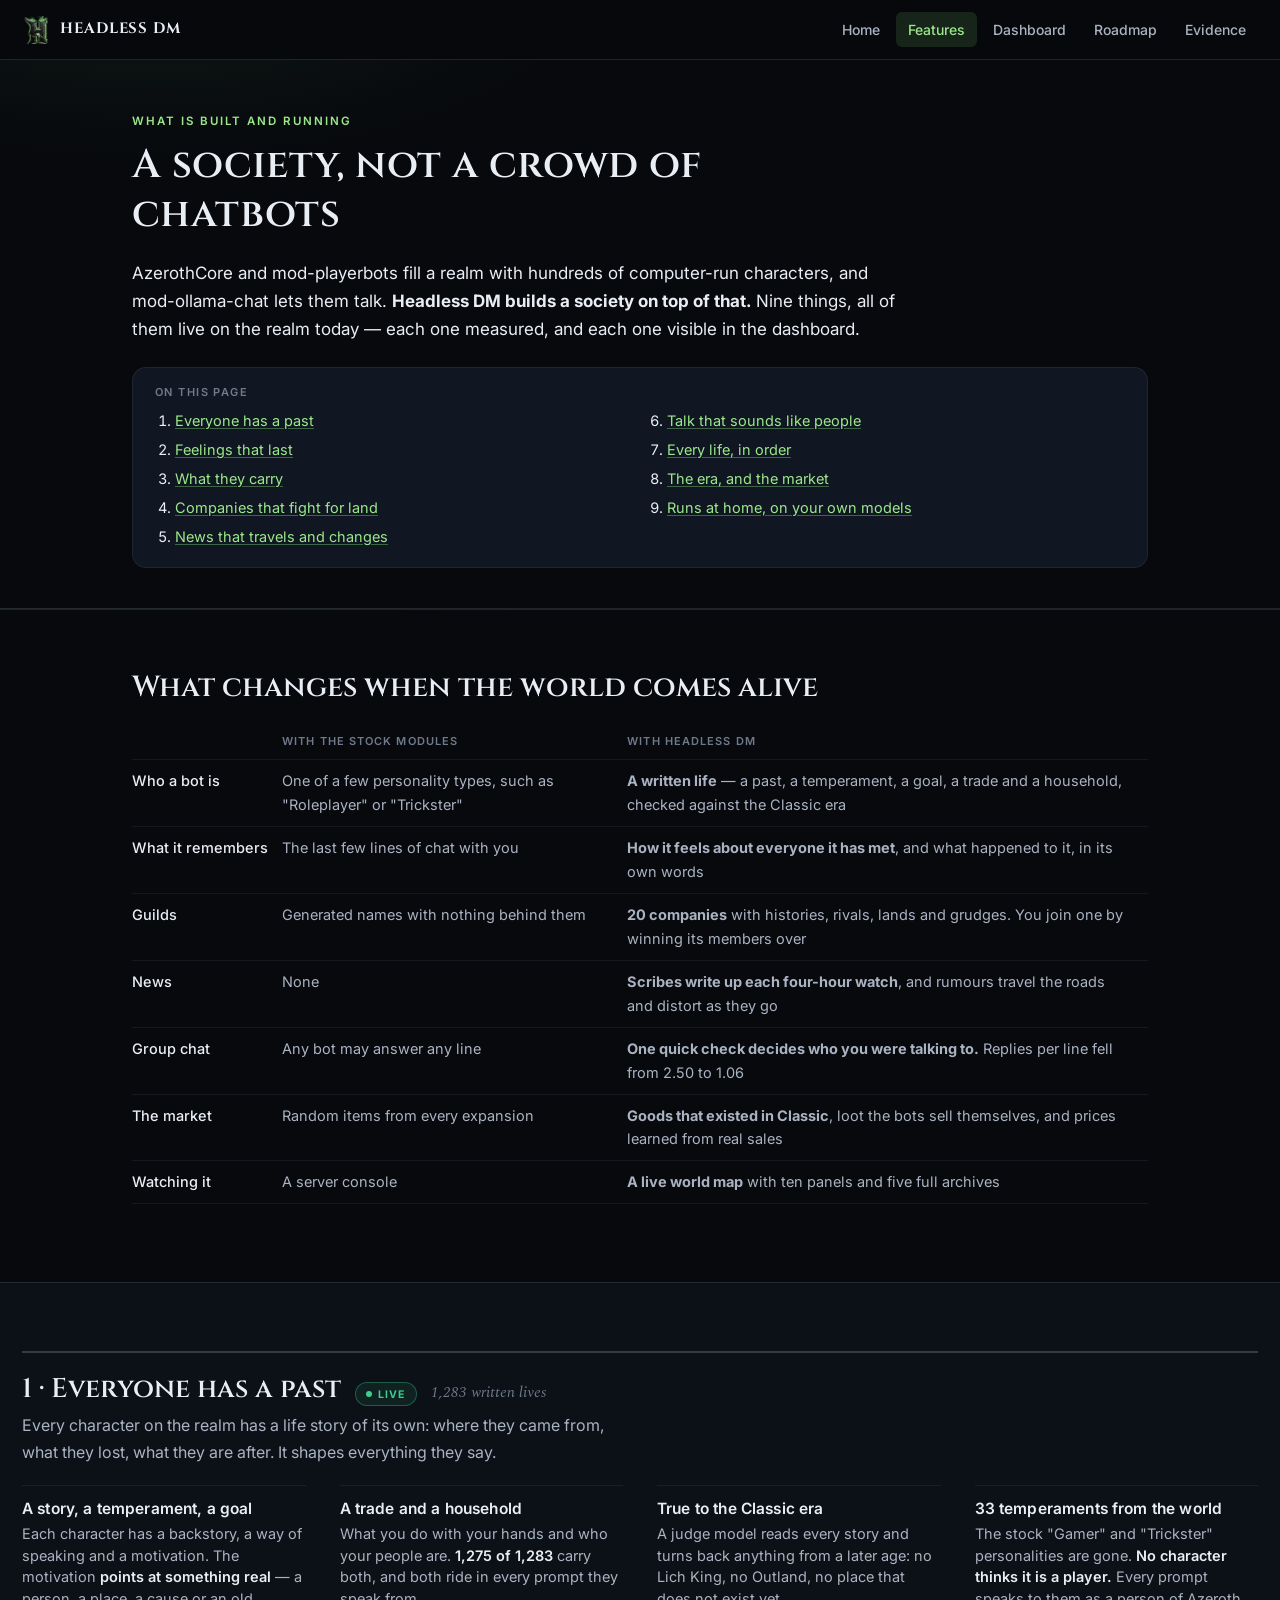
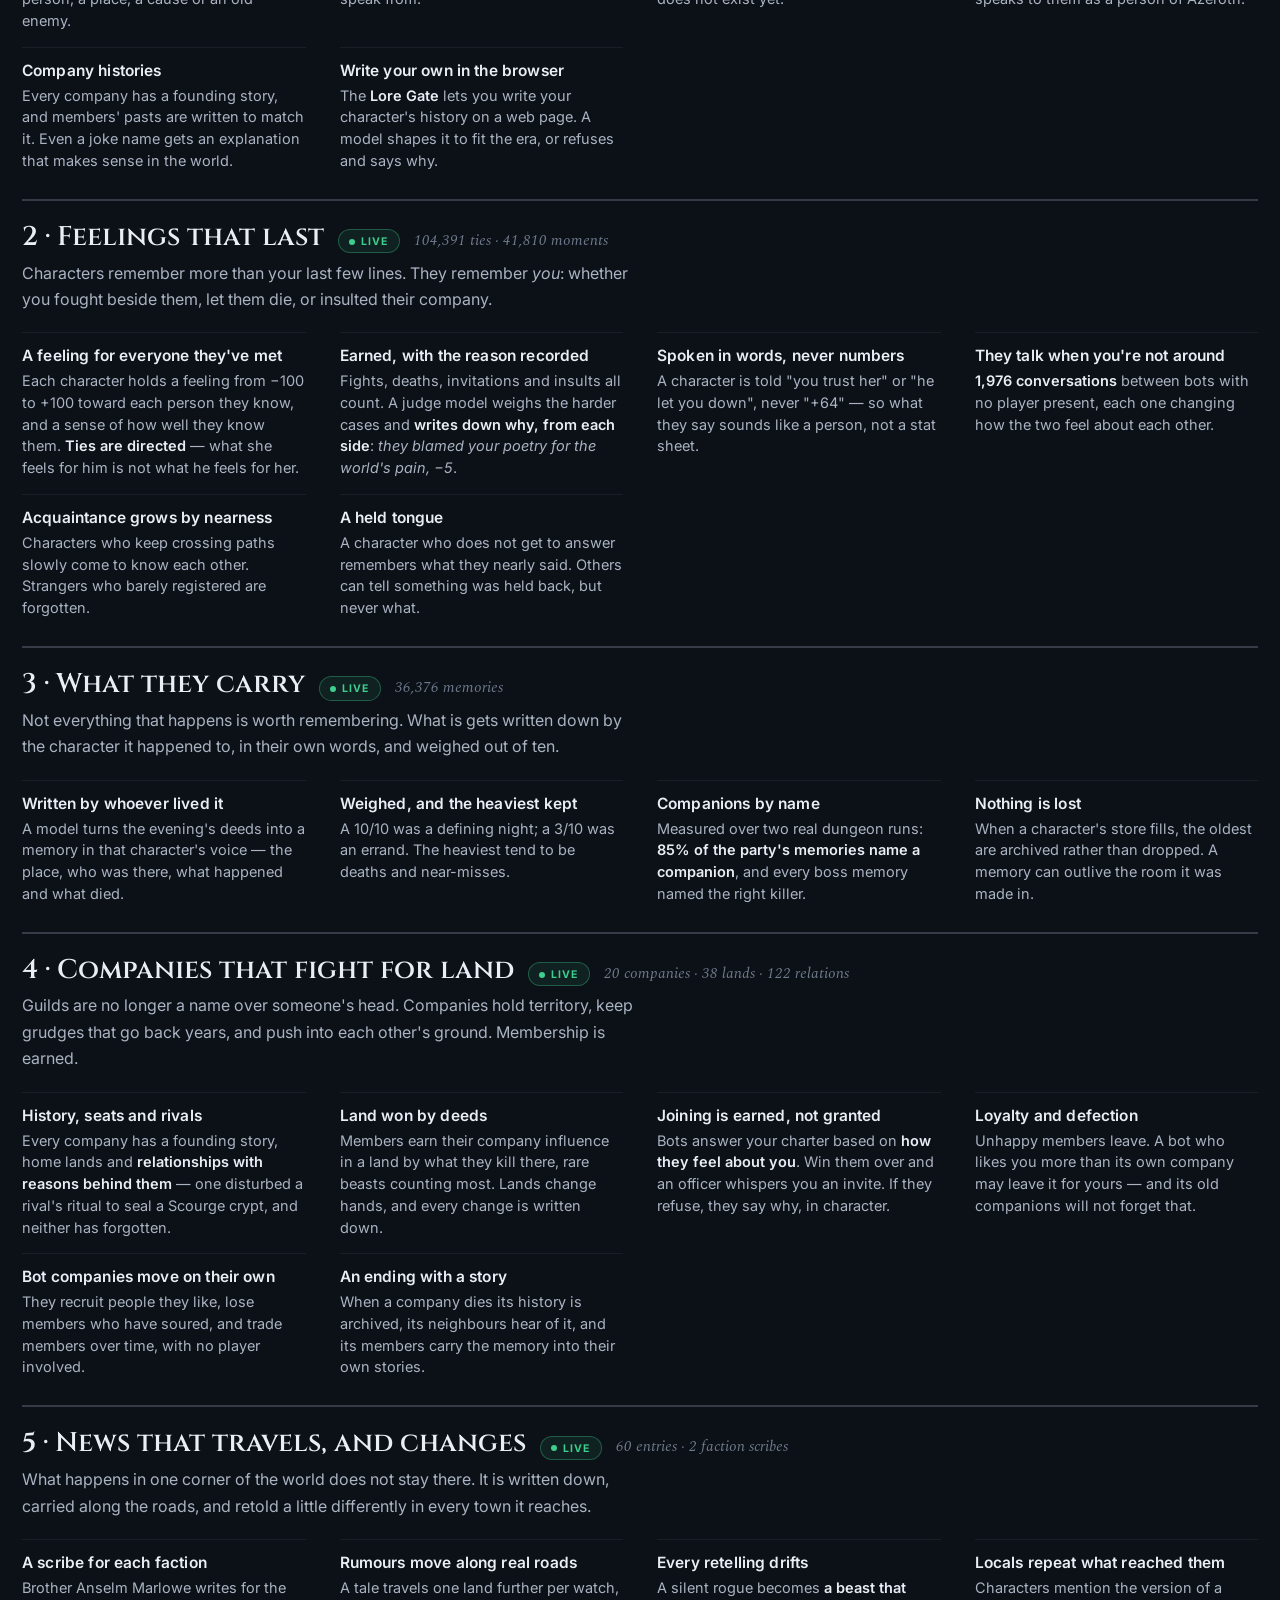
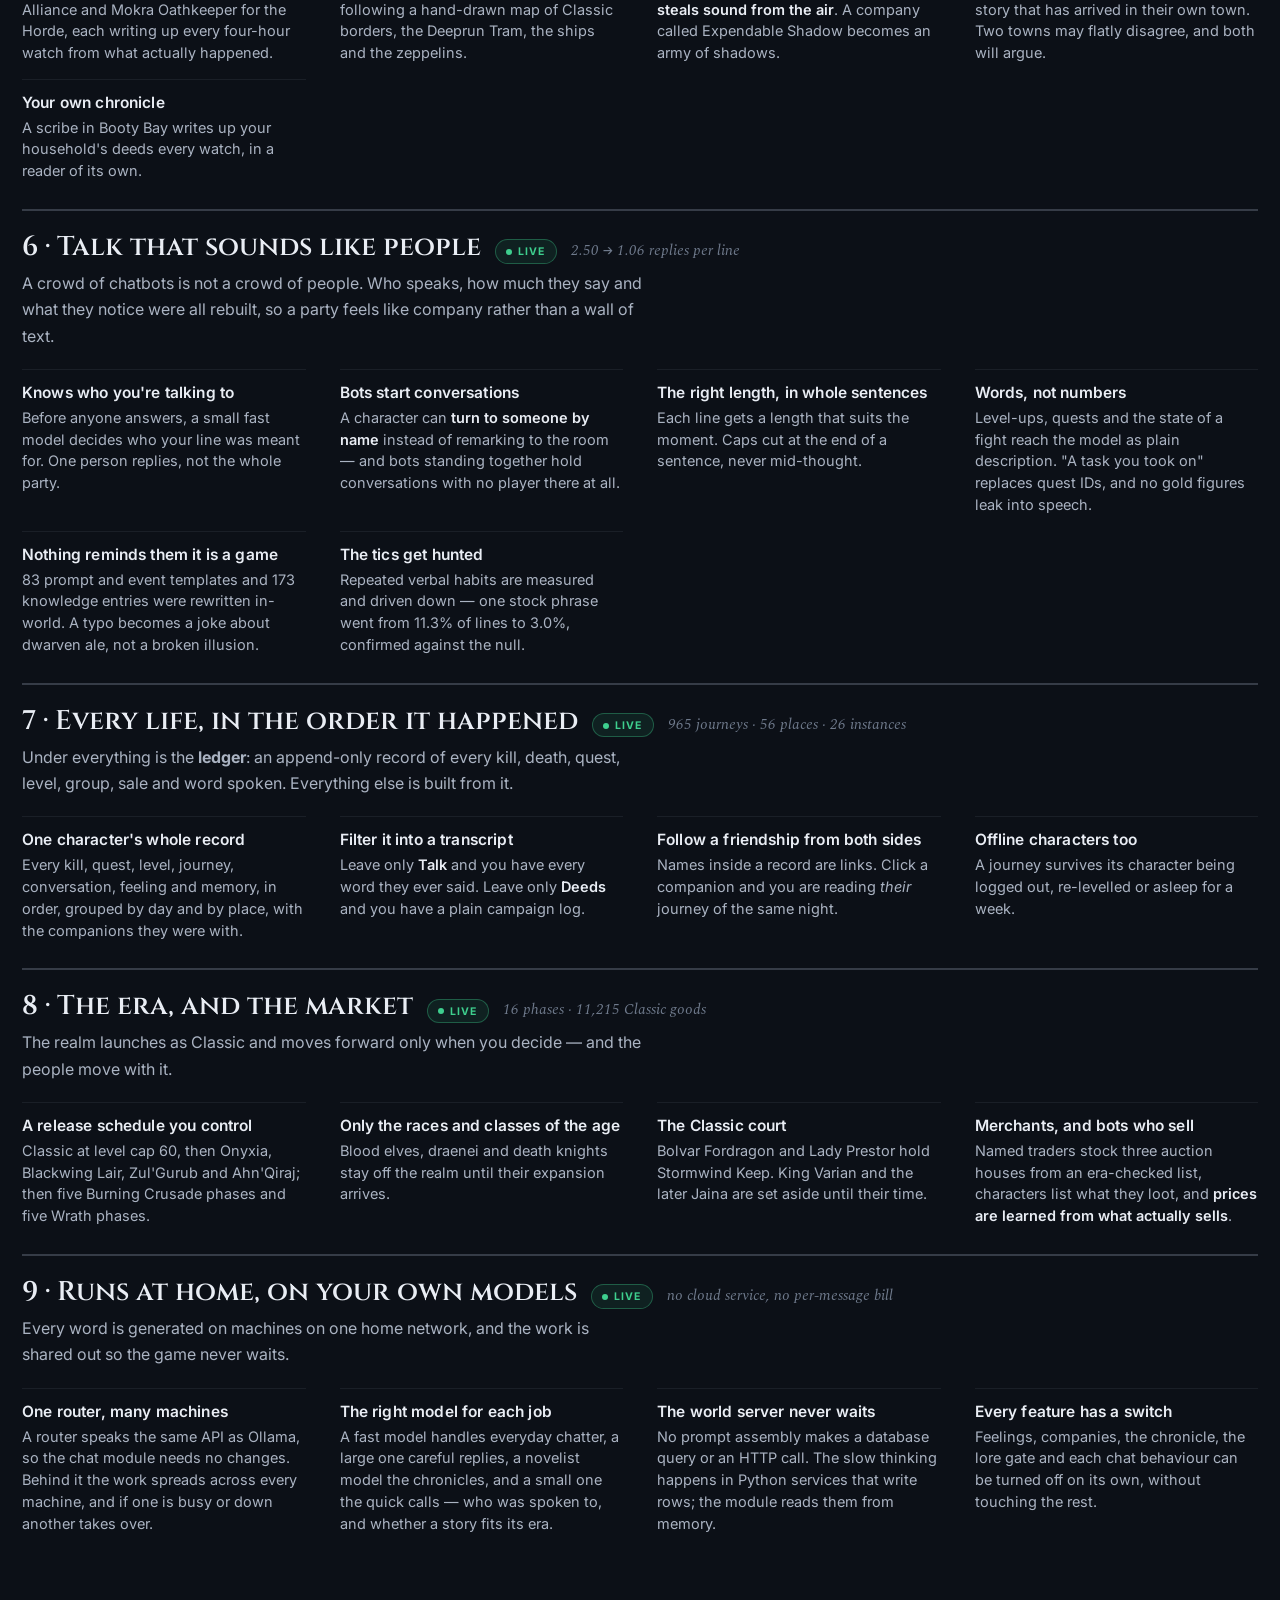
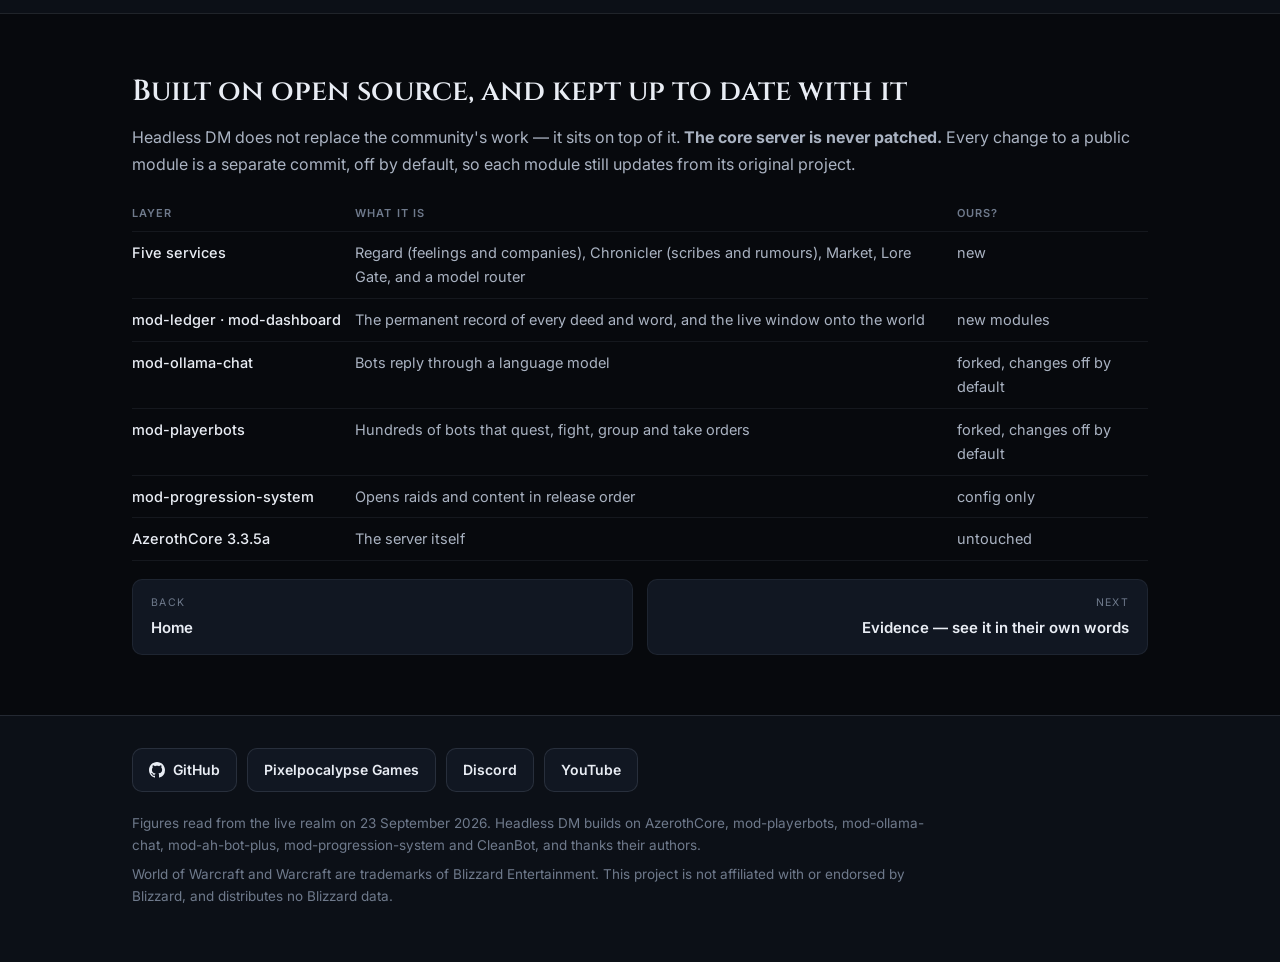
<file: features.html>
<!doctype html>
<html lang="en">
<head>
<meta charset="utf-8">
<meta name="viewport" content="width=device-width, initial-scale=1">
<title>Features · Headless DM</title>
<meta name="description" content="Everything Headless DM does today: written lives, feelings that last, companies at war over land, news that changes as it travels, memory, journeys and a market that learns.">
<meta property="og:type" content="website">
<meta property="og:site_name" content="Headless DM">
<meta property="og:title" content="Features · Headless DM">
<meta property="og:description" content="Everything Headless DM does today: written lives, feelings that last, companies at war over land, news that changes as it travels, memory, journeys and a market that learns.">
<meta property="og:url" content="https://bazola.github.io/headless-dm-page/features.html">
<meta property="og:image" content="https://bazola.github.io/headless-dm-page/img/og.jpg">
<meta property="og:image:width" content="1200">
<meta property="og:image:height" content="630">
<meta name="twitter:card" content="summary_large_image">
<link rel="icon" type="image/png" sizes="32x32" href="img/favicon-32.png">
<link rel="apple-touch-icon" href="img/apple-touch-icon.png">
<link rel="preconnect" href="https://fonts.googleapis.com">
<link rel="preconnect" href="https://fonts.gstatic.com" crossorigin>
<link rel="stylesheet" href="https://fonts.googleapis.com/css2?family=Cinzel:wght@500;600;700&family=Inter:wght@400;500;600;700&family=Spectral:ital,wght@0,400;0,500;1,400&display=swap">
<link rel="stylesheet" href="css/site.css">
</head>
<body>

<nav class="nav">
  <a class="nav-brand" href="index.html">
    <img class="nav-mark" src="img/mark-64.png" width="28" height="28" alt="">
    Headless DM
  </a>
  <div class="nav-links">
    <a href="index.html">Home</a>
    <a href="features.html" class="on">Features</a>
    <a href="dashboard.html">Dashboard</a>
    <a href="roadmap.html">Roadmap</a>
    <a href="evidence.html">Evidence</a>
  </div>
</nav>

<header class="hero">
  <div class="wrap">
    <p class="eyebrow">What is built and running</p>
    <h1>A society, not a crowd of chatbots</h1>
    <p class="lead">AzerothCore and mod-playerbots fill a realm with hundreds of computer-run characters, and
    mod-ollama-chat lets them talk. <b>Headless DM builds a society on top of that.</b> Nine things, all of them
    live on the realm today — each one measured, and each one visible in the dashboard.</p>
    <div class="toc">
      <h4>On this page</h4>
      <ol>
        <li><a href="#lives">Everyone has a past</a></li>
        <li><a href="#regard">Feelings that last</a></li>
        <li><a href="#memory">What they carry</a></li>
        <li><a href="#companies">Companies that fight for land</a></li>
        <li><a href="#chronicle">News that travels and changes</a></li>
        <li><a href="#talk">Talk that sounds like people</a></li>
        <li><a href="#journey">Every life, in order</a></li>
        <li><a href="#world">The era, and the market</a></li>
        <li><a href="#infra">Runs at home, on your own models</a></li>
      </ol>
    </div>
  </div>
</header>

<section>
  <div class="wrap">
    <h2>What changes when the world comes alive</h2>
    <div class="table-scroll">
      <table>
        <thead><tr><th></th><th>With the stock modules</th><th>With Headless DM</th></tr></thead>
        <tbody>
          <tr><td>Who a bot is</td><td>One of a few personality types, such as "Roleplayer" or "Trickster"</td><td><b>A written life</b> — a past, a temperament, a goal, a trade and a household, checked against the Classic era</td></tr>
          <tr><td>What it remembers</td><td>The last few lines of chat with you</td><td><b>How it feels about everyone it has met</b>, and what happened to it, in its own words</td></tr>
          <tr><td>Guilds</td><td>Generated names with nothing behind them</td><td><b>20 companies</b> with histories, rivals, lands and grudges. You join one by winning its members over</td></tr>
          <tr><td>News</td><td>None</td><td><b>Scribes write up each four-hour watch</b>, and rumours travel the roads and distort as they go</td></tr>
          <tr><td>Group chat</td><td>Any bot may answer any line</td><td><b>One quick check decides who you were talking to.</b> Replies per line fell from 2.50 to 1.06</td></tr>
          <tr><td>The market</td><td>Random items from every expansion</td><td><b>Goods that existed in Classic</b>, loot the bots sell themselves, and prices learned from real sales</td></tr>
          <tr><td>Watching it</td><td>A server console</td><td><b>A live world map</b> with ten panels and five full archives</td></tr>
        </tbody>
      </table>
    </div>
  </div>
</section>

<section>
  <div class="wrap-wide">

    <article class="chapter" id="lives">
      <div class="chapter-head">
        <h3>1 · Everyone has a past</h3>
        <span class="pill pill-live">Live</span>
        <span class="entry-tip">1,283 written lives</span>
      </div>
      <p class="chapter-lead">Every character on the realm has a life story of its own: where they came from,
      what they lost, what they are after. It shapes everything they say.</p>
      <div class="feats">
        <div><h4>A story, a temperament, a goal</h4><p>Each character has a backstory, a way of speaking and a motivation. The motivation <b>points at something real</b> — a person, a place, a cause or an old enemy.</p></div>
        <div><h4>A trade and a household</h4><p>What you do with your hands and who your people are. <b>1,275 of 1,283</b> carry both, and both ride in every prompt they speak from.</p></div>
        <div><h4>True to the Classic era</h4><p>A judge model reads every story and turns back anything from a later age: no Lich King, no Outland, no place that does not exist yet.</p></div>
        <div><h4>33 temperaments from the world</h4><p>The stock "Gamer" and "Trickster" personalities are gone. <b>No character thinks it is a player.</b> Every prompt speaks to them as a person of Azeroth.</p></div>
        <div><h4>Company histories</h4><p>Every company has a founding story, and members' pasts are written to match it. Even a joke name gets an explanation that makes sense in the world.</p></div>
        <div><h4>Write your own in the browser</h4><p>The <b>Lore Gate</b> lets you write your character's history on a web page. A model shapes it to fit the era, or refuses and says why.</p></div>
      </div>
    </article>

    <article class="chapter" id="regard">
      <div class="chapter-head">
        <h3>2 · Feelings that last</h3>
        <span class="pill pill-live">Live</span>
        <span class="entry-tip">104,391 ties · 41,810 moments</span>
      </div>
      <p class="chapter-lead">Characters remember more than your last few lines. They remember <em>you</em>:
      whether you fought beside them, let them die, or insulted their company.</p>
      <div class="feats">
        <div><h4>A feeling for everyone they've met</h4><p>Each character holds a feeling from −100 to +100 toward each person they know, and a sense of how well they know them. <b>Ties are directed</b> — what she feels for him is not what he feels for her.</p></div>
        <div><h4>Earned, with the reason recorded</h4><p>Fights, deaths, invitations and insults all count. A judge model weighs the harder cases and <b>writes down why, from each side</b>: <i>they blamed your poetry for the world's pain, −5</i>.</p></div>
        <div><h4>Spoken in words, never numbers</h4><p>A character is told "you trust her" or "he let you down", never "+64" — so what they say sounds like a person, not a stat sheet.</p></div>
        <div><h4>They talk when you're not around</h4><p><b>1,976 conversations</b> between bots with no player present, each one changing how the two feel about each other.</p></div>
        <div><h4>Acquaintance grows by nearness</h4><p>Characters who keep crossing paths slowly come to know each other. Strangers who barely registered are forgotten.</p></div>
        <div><h4>A held tongue</h4><p>A character who does not get to answer remembers what they nearly said. Others can tell something was held back, but never what.</p></div>
      </div>
    </article>

    <article class="chapter" id="memory">
      <div class="chapter-head">
        <h3>3 · What they carry</h3>
        <span class="pill pill-live">Live</span>
        <span class="entry-tip">36,376 memories</span>
      </div>
      <p class="chapter-lead">Not everything that happens is worth remembering. What is gets written down by
      the character it happened to, in their own words, and weighed out of ten.</p>
      <div class="feats">
        <div><h4>Written by whoever lived it</h4><p>A model turns the evening's deeds into a memory in that character's voice — the place, who was there, what happened and what died.</p></div>
        <div><h4>Weighed, and the heaviest kept</h4><p>A 10/10 was a defining night; a 3/10 was an errand. The heaviest tend to be deaths and near-misses.</p></div>
        <div><h4>Companions by name</h4><p>Measured over two real dungeon runs: <b>85% of the party's memories name a companion</b>, and every boss memory named the right killer.</p></div>
        <div><h4>Nothing is lost</h4><p>When a character's store fills, the oldest are archived rather than dropped. A memory can outlive the room it was made in.</p></div>
      </div>
    </article>

    <article class="chapter" id="companies">
      <div class="chapter-head">
        <h3>4 · Companies that fight for land</h3>
        <span class="pill pill-live">Live</span>
        <span class="entry-tip">20 companies · 38 lands · 122 relations</span>
      </div>
      <p class="chapter-lead">Guilds are no longer a name over someone's head. Companies hold territory, keep
      grudges that go back years, and push into each other's ground. Membership is earned.</p>
      <div class="feats">
        <div><h4>History, seats and rivals</h4><p>Every company has a founding story, home lands and <b>relationships with reasons behind them</b> — one disturbed a rival's ritual to seal a Scourge crypt, and neither has forgotten.</p></div>
        <div><h4>Land won by deeds</h4><p>Members earn their company influence in a land by what they kill there, rare beasts counting most. Lands change hands, and every change is written down.</p></div>
        <div><h4>Joining is earned, not granted</h4><p>Bots answer your charter based on <b>how they feel about you</b>. Win them over and an officer whispers you an invite. If they refuse, they say why, in character.</p></div>
        <div><h4>Loyalty and defection</h4><p>Unhappy members leave. A bot who likes you more than its own company may leave it for yours — and its old companions will not forget that.</p></div>
        <div><h4>Bot companies move on their own</h4><p>They recruit people they like, lose members who have soured, and trade members over time, with no player involved.</p></div>
        <div><h4>An ending with a story</h4><p>When a company dies its history is archived, its neighbours hear of it, and its members carry the memory into their own stories.</p></div>
      </div>
    </article>

    <article class="chapter" id="chronicle">
      <div class="chapter-head">
        <h3>5 · News that travels, and changes</h3>
        <span class="pill pill-live">Live</span>
        <span class="entry-tip">60 entries · 2 faction scribes</span>
      </div>
      <p class="chapter-lead">What happens in one corner of the world does not stay there. It is written down,
      carried along the roads, and retold a little differently in every town it reaches.</p>
      <div class="feats">
        <div><h4>A scribe for each faction</h4><p>Brother Anselm Marlowe writes for the Alliance and Mokra Oathkeeper for the Horde, each writing up every four-hour watch from what actually happened.</p></div>
        <div><h4>Rumours move along real roads</h4><p>A tale travels one land further per watch, following a hand-drawn map of Classic borders, the Deeprun Tram, the ships and the zeppelins.</p></div>
        <div><h4>Every retelling drifts</h4><p>A silent rogue becomes <b>a beast that steals sound from the air</b>. A company called Expendable Shadow becomes an army of shadows.</p></div>
        <div><h4>Locals repeat what reached them</h4><p>Characters mention the version of a story that has arrived in their own town. Two towns may flatly disagree, and both will argue.</p></div>
        <div><h4>Your own chronicle</h4><p>A scribe in Booty Bay writes up your household's deeds every watch, in a reader of its own.</p></div>
      </div>
    </article>

    <article class="chapter" id="talk">
      <div class="chapter-head">
        <h3>6 · Talk that sounds like people</h3>
        <span class="pill pill-live">Live</span>
        <span class="entry-tip">2.50 → 1.06 replies per line</span>
      </div>
      <p class="chapter-lead">A crowd of chatbots is not a crowd of people. Who speaks, how much they say and
      what they notice were all rebuilt, so a party feels like company rather than a wall of text.</p>
      <div class="feats">
        <div><h4>Knows who you're talking to</h4><p>Before anyone answers, a small fast model decides who your line was meant for. One person replies, not the whole party.</p></div>
        <div><h4>Bots start conversations</h4><p>A character can <b>turn to someone by name</b> instead of remarking to the room — and bots standing together hold conversations with no player there at all.</p></div>
        <div><h4>The right length, in whole sentences</h4><p>Each line gets a length that suits the moment. Caps cut at the end of a sentence, never mid-thought.</p></div>
        <div><h4>Words, not numbers</h4><p>Level-ups, quests and the state of a fight reach the model as plain description. "A task you took on" replaces quest IDs, and no gold figures leak into speech.</p></div>
        <div><h4>Nothing reminds them it is a game</h4><p>83 prompt and event templates and 173 knowledge entries were rewritten in-world. A typo becomes a joke about dwarven ale, not a broken illusion.</p></div>
        <div><h4>The tics get hunted</h4><p>Repeated verbal habits are measured and driven down — one stock phrase went from 11.3% of lines to 3.0%, confirmed against the null.</p></div>
      </div>
    </article>

    <article class="chapter" id="journey">
      <div class="chapter-head">
        <h3>7 · Every life, in the order it happened</h3>
        <span class="pill pill-live">Live</span>
        <span class="entry-tip">965 journeys · 56 places · 26 instances</span>
      </div>
      <p class="chapter-lead">Under everything is the <b>ledger</b>: an append-only record of every kill, death,
      quest, level, group, sale and word spoken. Everything else is built from it.</p>
      <div class="feats">
        <div><h4>One character's whole record</h4><p>Every kill, quest, level, journey, conversation, feeling and memory, in order, grouped by day and by place, with the companions they were with.</p></div>
        <div><h4>Filter it into a transcript</h4><p>Leave only <b>Talk</b> and you have every word they ever said. Leave only <b>Deeds</b> and you have a plain campaign log.</p></div>
        <div><h4>Follow a friendship from both sides</h4><p>Names inside a record are links. Click a companion and you are reading <em>their</em> journey of the same night.</p></div>
        <div><h4>Offline characters too</h4><p>A journey survives its character being logged out, re-levelled or asleep for a week.</p></div>
      </div>
    </article>

    <article class="chapter" id="world">
      <div class="chapter-head">
        <h3>8 · The era, and the market</h3>
        <span class="pill pill-live">Live</span>
        <span class="entry-tip">16 phases · 11,215 Classic goods</span>
      </div>
      <p class="chapter-lead">The realm launches as Classic and moves forward only when you decide — and the
      people move with it.</p>
      <div class="feats">
        <div><h4>A release schedule you control</h4><p>Classic at level cap 60, then Onyxia, Blackwing Lair, Zul'Gurub and Ahn'Qiraj; then five Burning Crusade phases and five Wrath phases.</p></div>
        <div><h4>Only the races and classes of the age</h4><p>Blood elves, draenei and death knights stay off the realm until their expansion arrives.</p></div>
        <div><h4>The Classic court</h4><p>Bolvar Fordragon and Lady Prestor hold Stormwind Keep. King Varian and the later Jaina are set aside until their time.</p></div>
        <div><h4>Merchants, and bots who sell</h4><p>Named traders stock three auction houses from an era-checked list, characters list what they loot, and <b>prices are learned from what actually sells</b>.</p></div>
      </div>
    </article>

    <article class="chapter" id="infra">
      <div class="chapter-head">
        <h3>9 · Runs at home, on your own models</h3>
        <span class="pill pill-live">Live</span>
        <span class="entry-tip">no cloud service, no per-message bill</span>
      </div>
      <p class="chapter-lead">Every word is generated on machines on one home network, and the work is shared
      out so the game never waits.</p>
      <div class="feats">
        <div><h4>One router, many machines</h4><p>A router speaks the same API as Ollama, so the chat module needs no changes. Behind it the work spreads across every machine, and if one is busy or down another takes over.</p></div>
        <div><h4>The right model for each job</h4><p>A fast model handles everyday chatter, a large one careful replies, a novelist model the chronicles, and a small one the quick calls — who was spoken to, and whether a story fits its era.</p></div>
        <div><h4>The world server never waits</h4><p>No prompt assembly makes a database query or an HTTP call. The slow thinking happens in Python services that write rows; the module reads them from memory.</p></div>
        <div><h4>Every feature has a switch</h4><p>Feelings, companies, the chronicle, the lore gate and each chat behaviour can be turned off on its own, without touching the rest.</p></div>
      </div>
    </article>

  </div>
</section>

<section>
  <div class="wrap">
    <h2>Built on open source, and kept up to date with it</h2>
    <p>Headless DM does not replace the community's work — it sits on top of it. <b>The core server is never
    patched.</b> Every change to a public module is a separate commit, off by default, so each module still
    updates from its original project.</p>
    <div class="table-scroll">
      <table>
        <thead><tr><th>Layer</th><th>What it is</th><th>Ours?</th></tr></thead>
        <tbody>
          <tr><td>Five services</td><td>Regard (feelings and companies), Chronicler (scribes and rumours), Market, Lore Gate, and a model router</td><td>new</td></tr>
          <tr><td>mod-ledger · mod-dashboard</td><td>The permanent record of every deed and word, and the live window onto the world</td><td>new modules</td></tr>
          <tr><td>mod-ollama-chat</td><td>Bots reply through a language model</td><td>forked, changes off by default</td></tr>
          <tr><td>mod-playerbots</td><td>Hundreds of bots that quest, fight, group and take orders</td><td>forked, changes off by default</td></tr>
          <tr><td>mod-progression-system</td><td>Opens raids and content in release order</td><td>config only</td></tr>
          <tr><td>AzerothCore 3.3.5a</td><td>The server itself</td><td>untouched</td></tr>
        </tbody>
      </table>
    </div>
    <div class="pager">
      <a href="index.html"><span class="dir">Back</span><span class="ttl">Home</span></a>
      <a class="next" href="evidence.html"><span class="dir">Next</span><span class="ttl">Evidence — see it in their own words</span></a>
    </div>
  </div>
</section>

<footer>
  <div class="wrap">
    <div class="foot-links">
      <a href="https://github.com/bazola/headless-dm" target="_blank" rel="noopener"><svg width="16" height="16" viewBox="0 0 16 16" fill="currentColor" aria-hidden="true"><path d="M8 0C3.58 0 0 3.58 0 8c0 3.54 2.29 6.53 5.47 7.59.4.07.55-.17.55-.38 0-.19-.01-.82-.01-1.49-2.01.37-2.53-.49-2.69-.94-.09-.23-.48-.94-.82-1.13-.28-.15-.68-.52-.01-.53.63-.01 1.08.58 1.23.82.72 1.21 1.87.87 2.33.66.07-.52.28-.87.51-1.07-1.78-.2-3.64-.89-3.64-3.95 0-.87.31-1.59.82-2.15-.08-.2-.36-1.02.08-2.12 0 0 .67-.21 2.2.82.64-.18 1.32-.27 2-.27s1.36.09 2 .27c1.53-1.04 2.2-.82 2.2-.82.44 1.1.16 1.92.08 2.12.51.56.82 1.27.82 2.15 0 3.07-1.87 3.75-3.65 3.95.29.25.54.73.54 1.48 0 1.07-.01 1.93-.01 2.2 0 .21.15.46.55.38A8.01 8.01 0 0 0 16 8c0-4.42-3.58-8-8-8Z"/></svg>GitHub</a>
      <a href="https://pixelpocalypsegames.com/" target="_blank" rel="noopener">Pixelpocalypse Games</a>
      <a href="https://discord.com/invite/zpnYXhDs3X" target="_blank" rel="noopener">Discord</a>
      <a href="https://www.youtube.com/@bazola8654" target="_blank" rel="noopener">YouTube</a>
    </div>
    <p>Figures read from the live realm on 23 September 2026. Headless DM builds on AzerothCore, mod-playerbots,
    mod-ollama-chat, mod-ah-bot-plus, mod-progression-system and CleanBot, and thanks their authors.</p>
    <p>World of Warcraft and Warcraft are trademarks of Blizzard Entertainment. This project is not affiliated
    with or endorsed by Blizzard, and distributes no Blizzard data.</p>
  </div>
</footer>

</body>
</html>
</file>
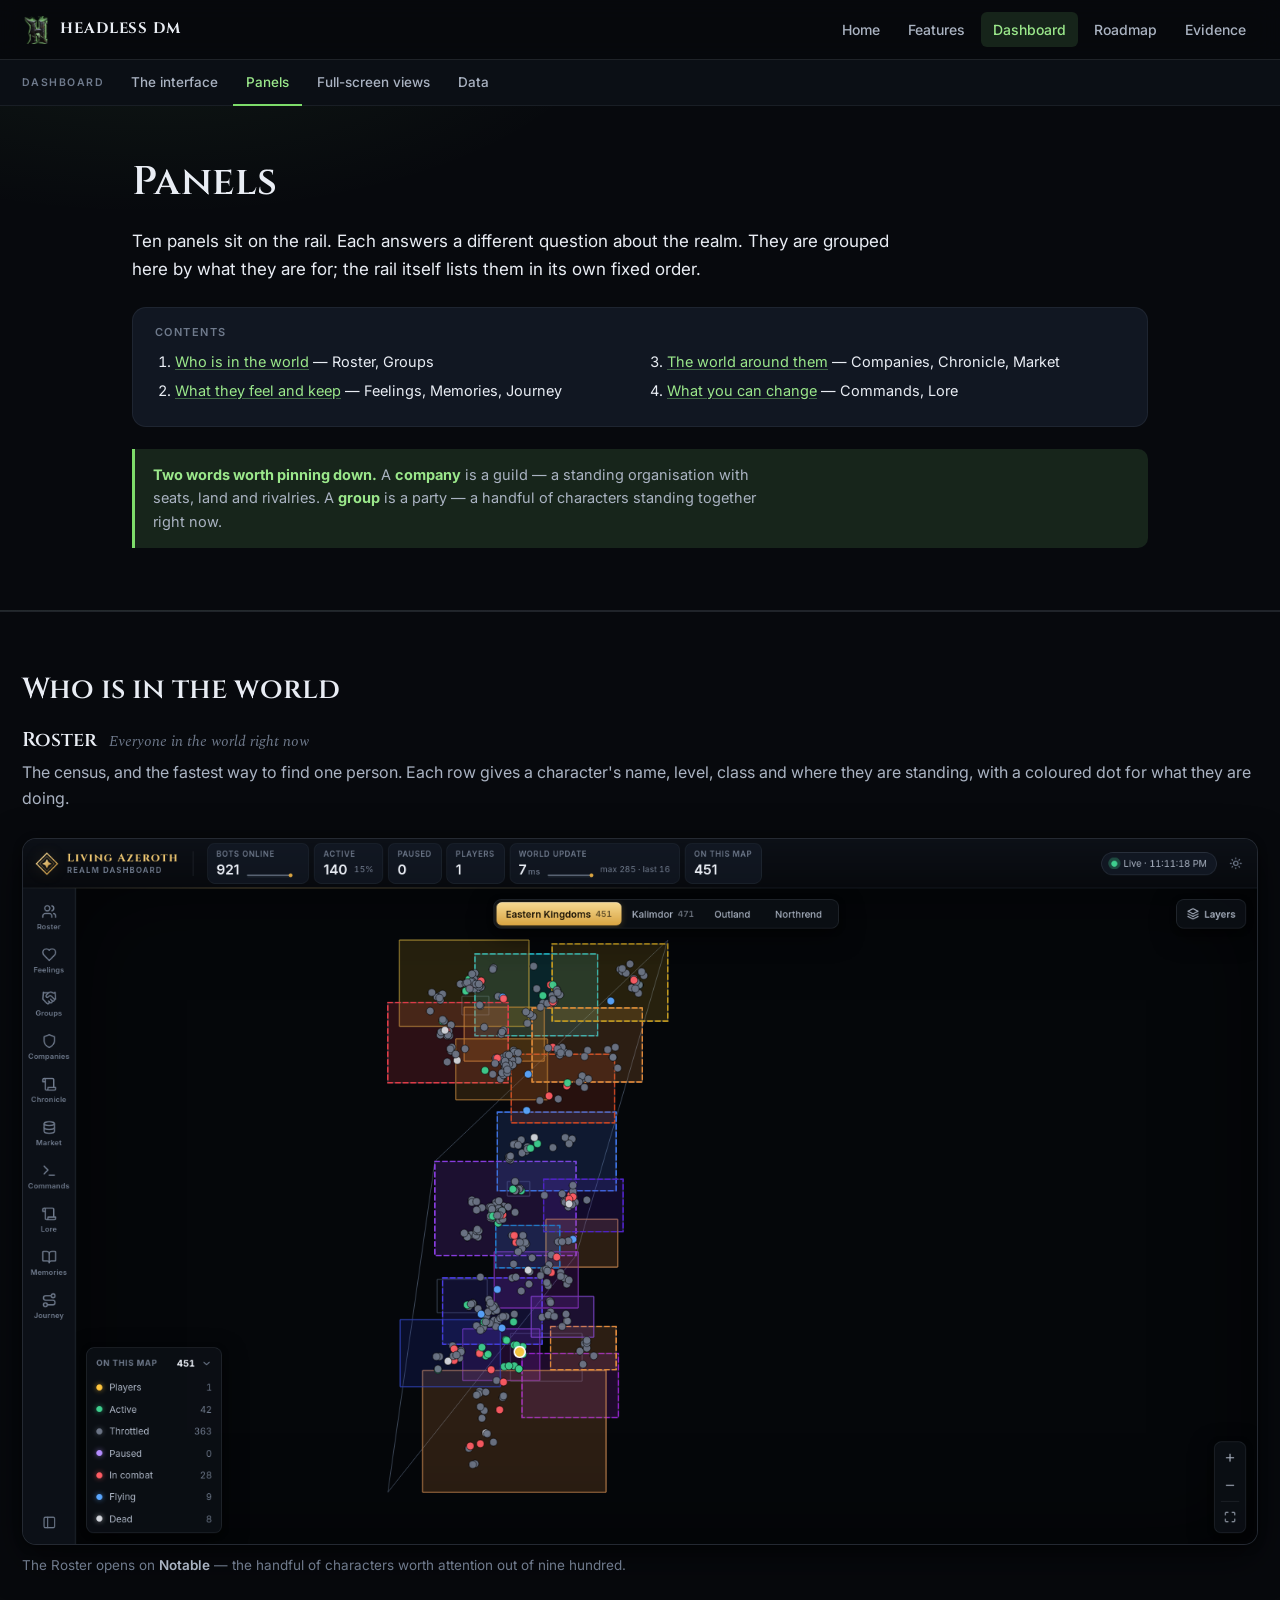
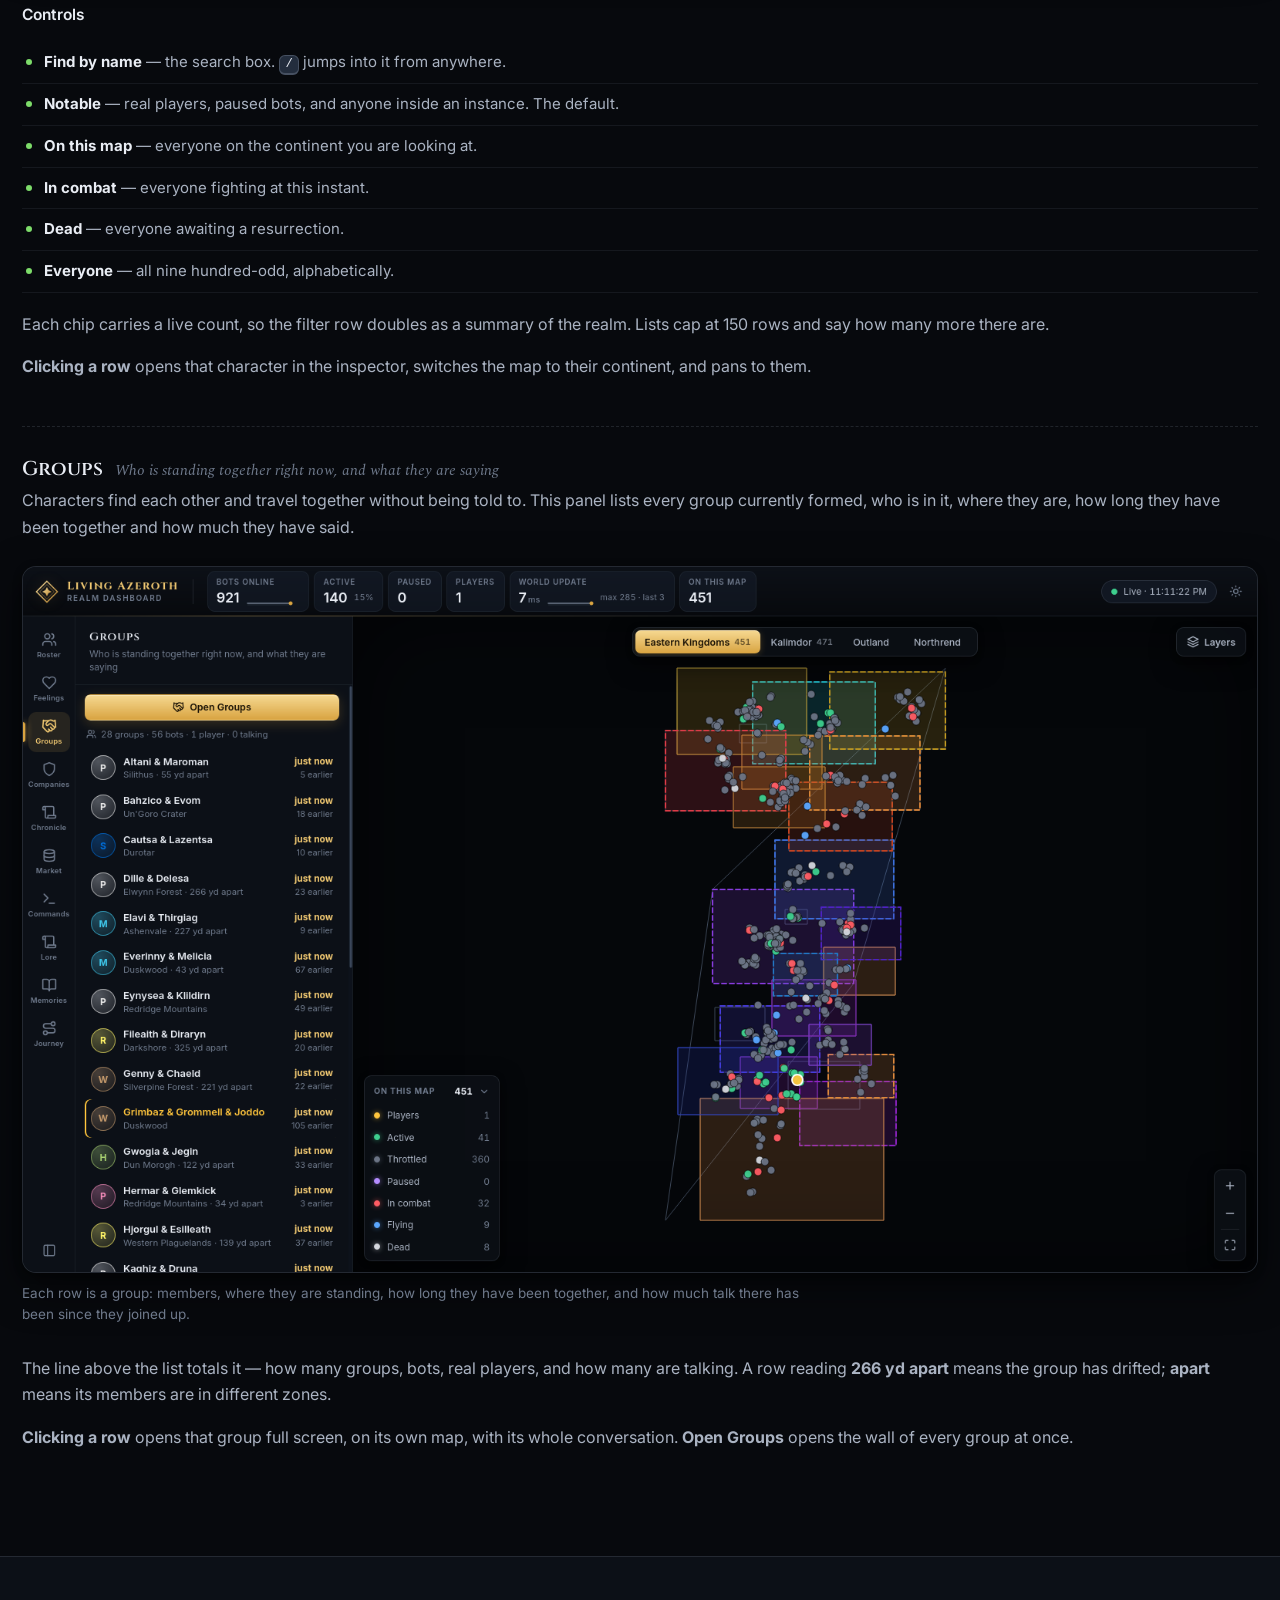
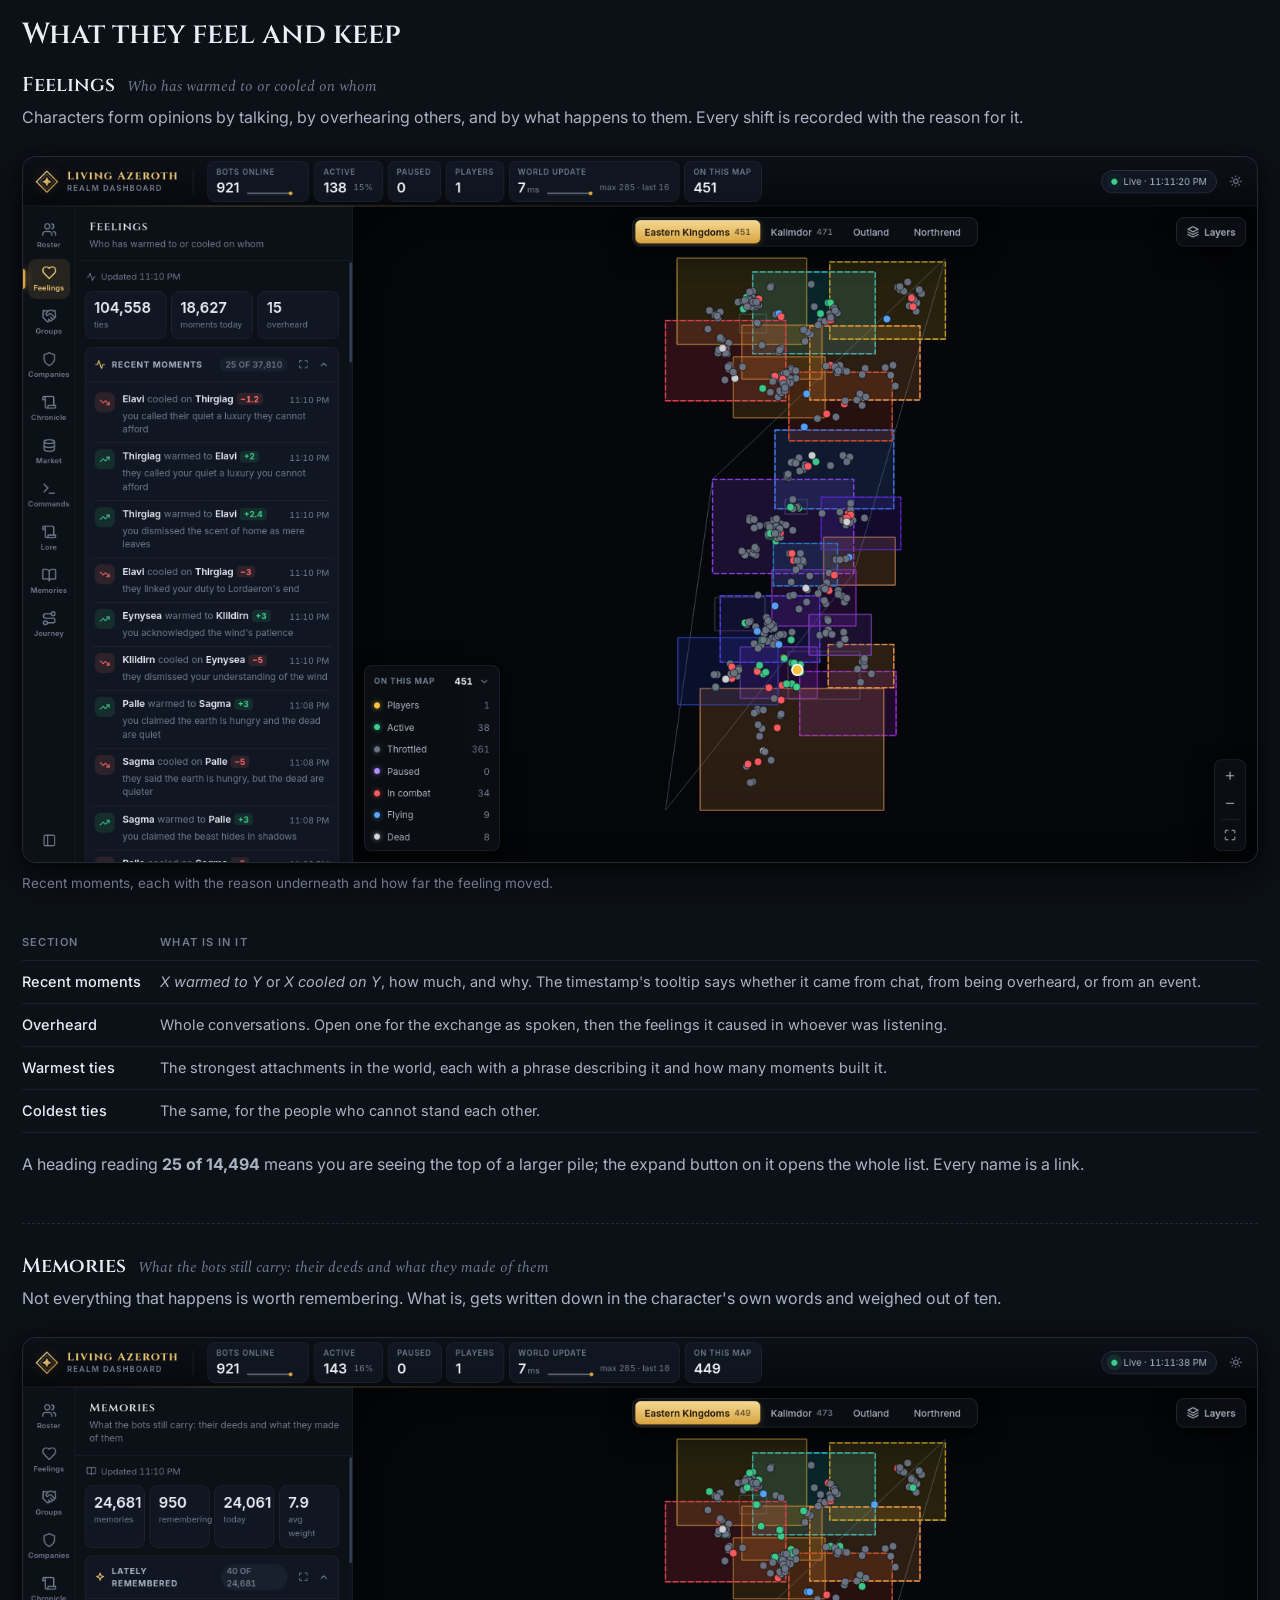
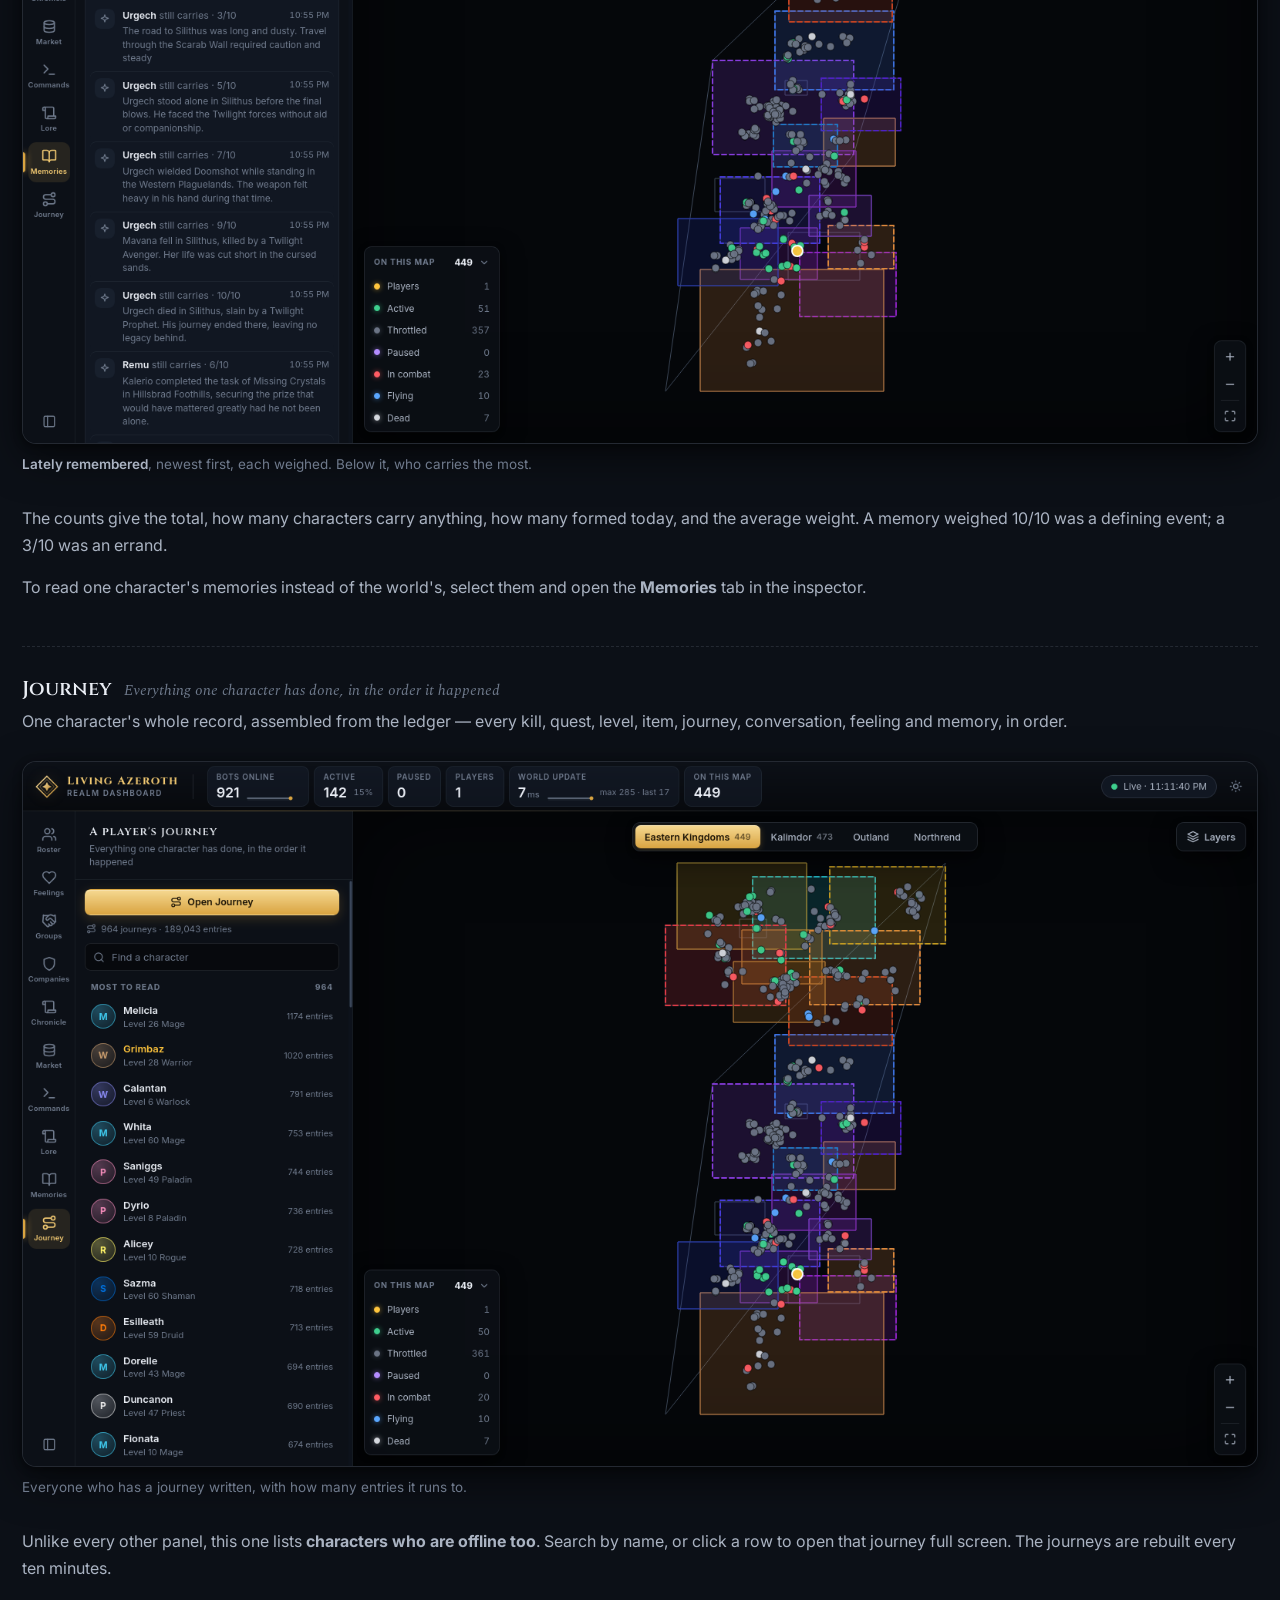
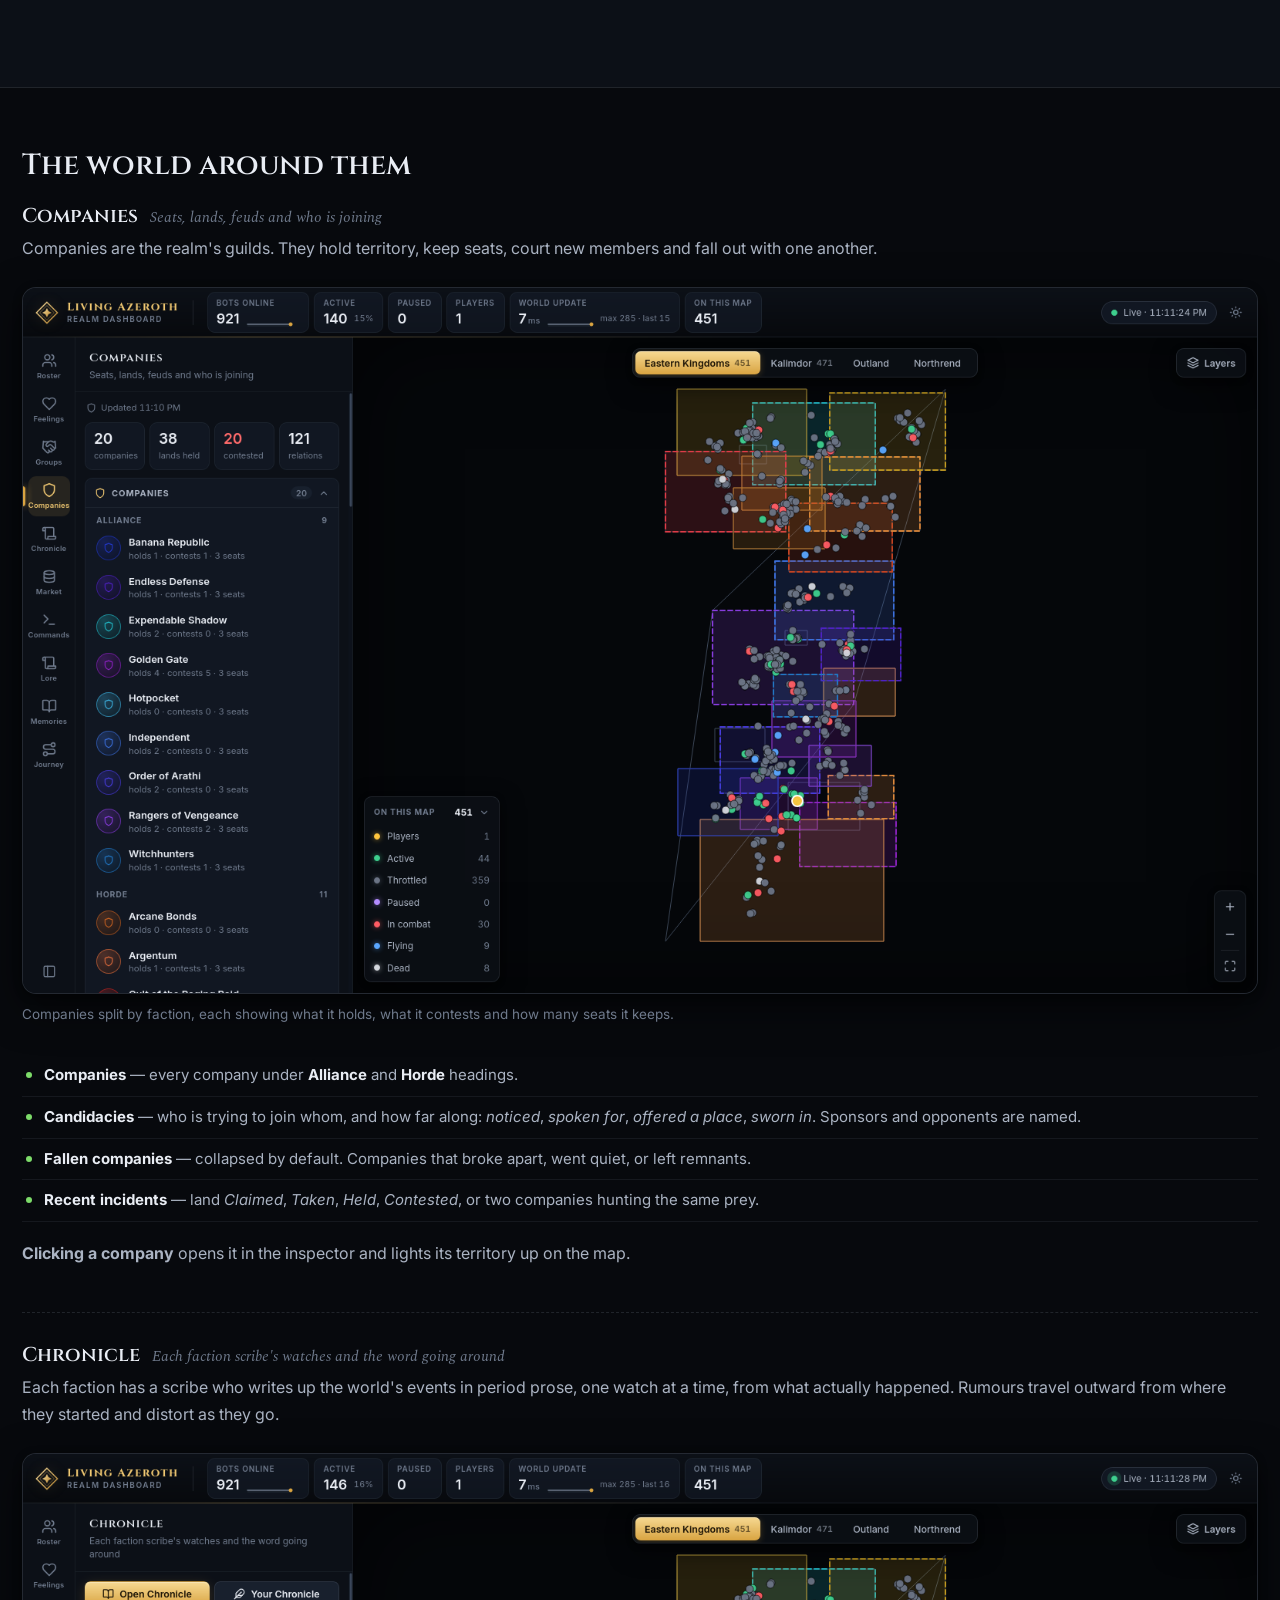
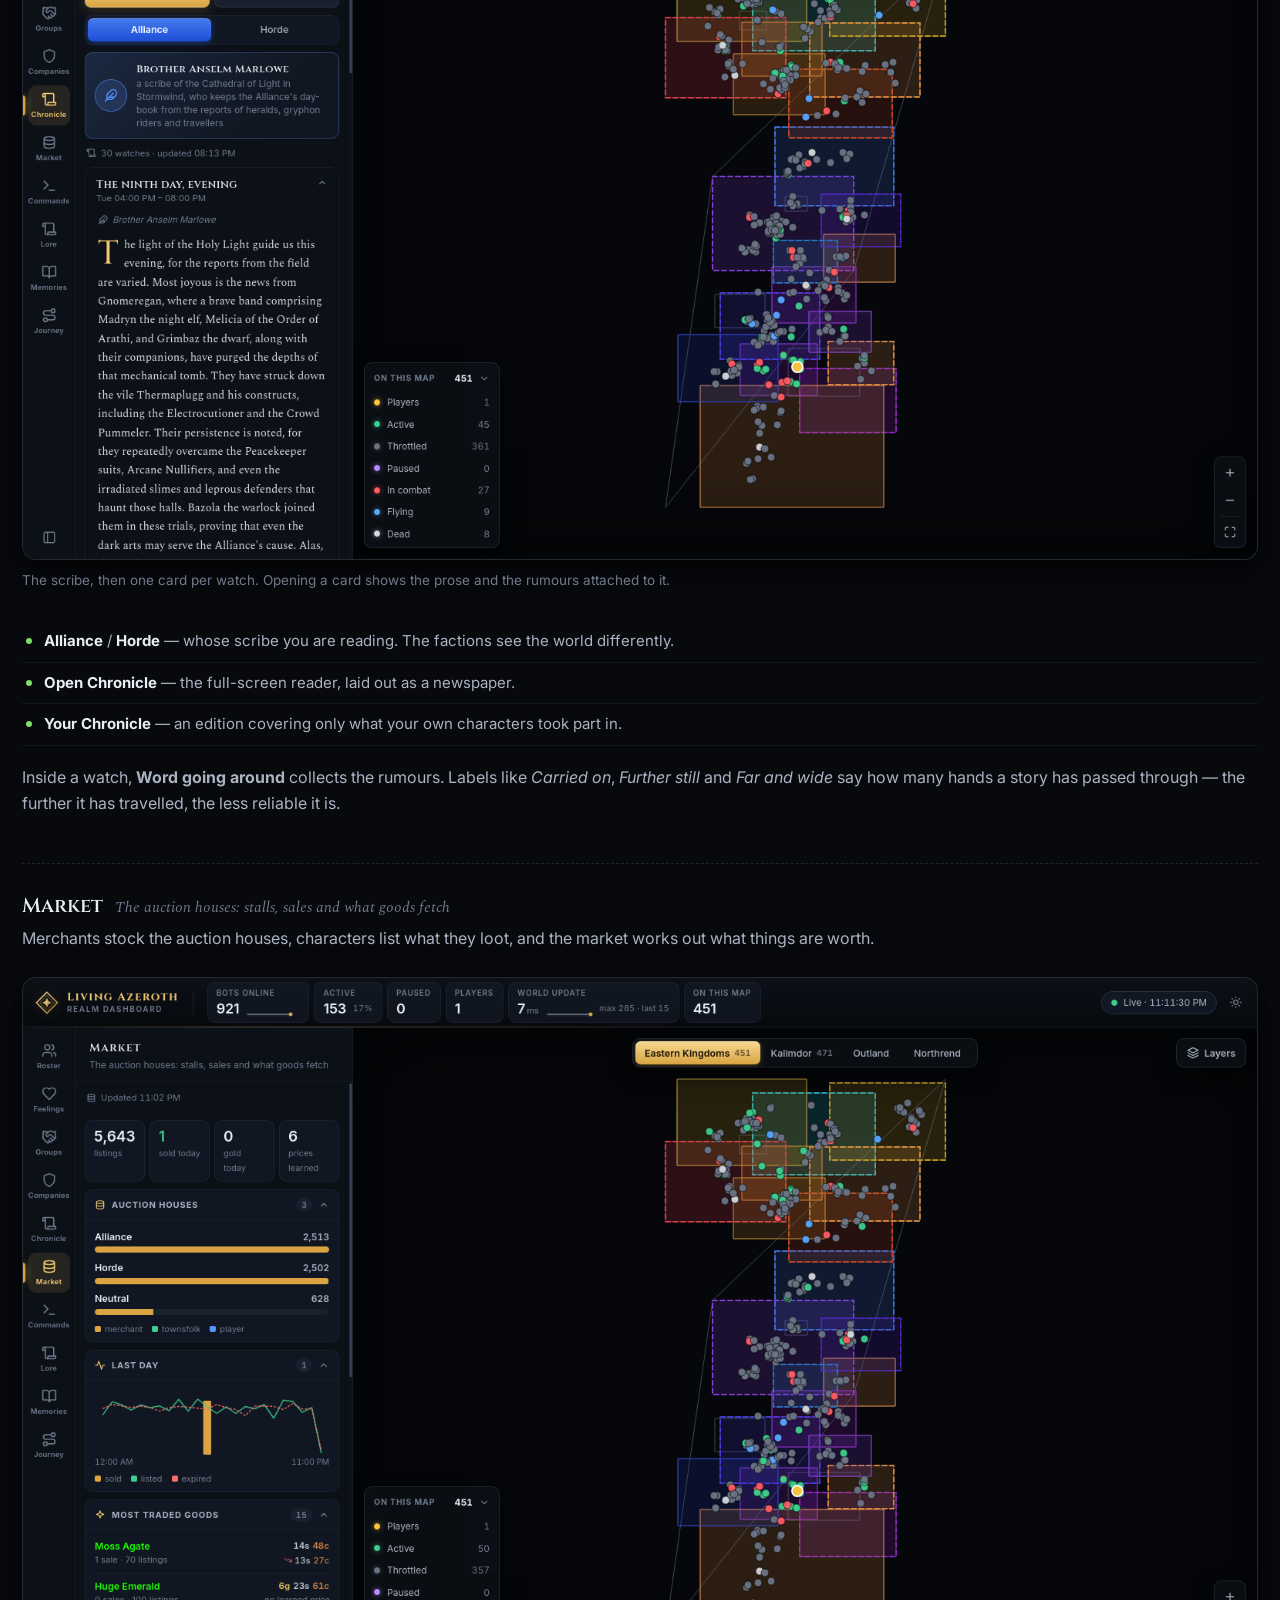
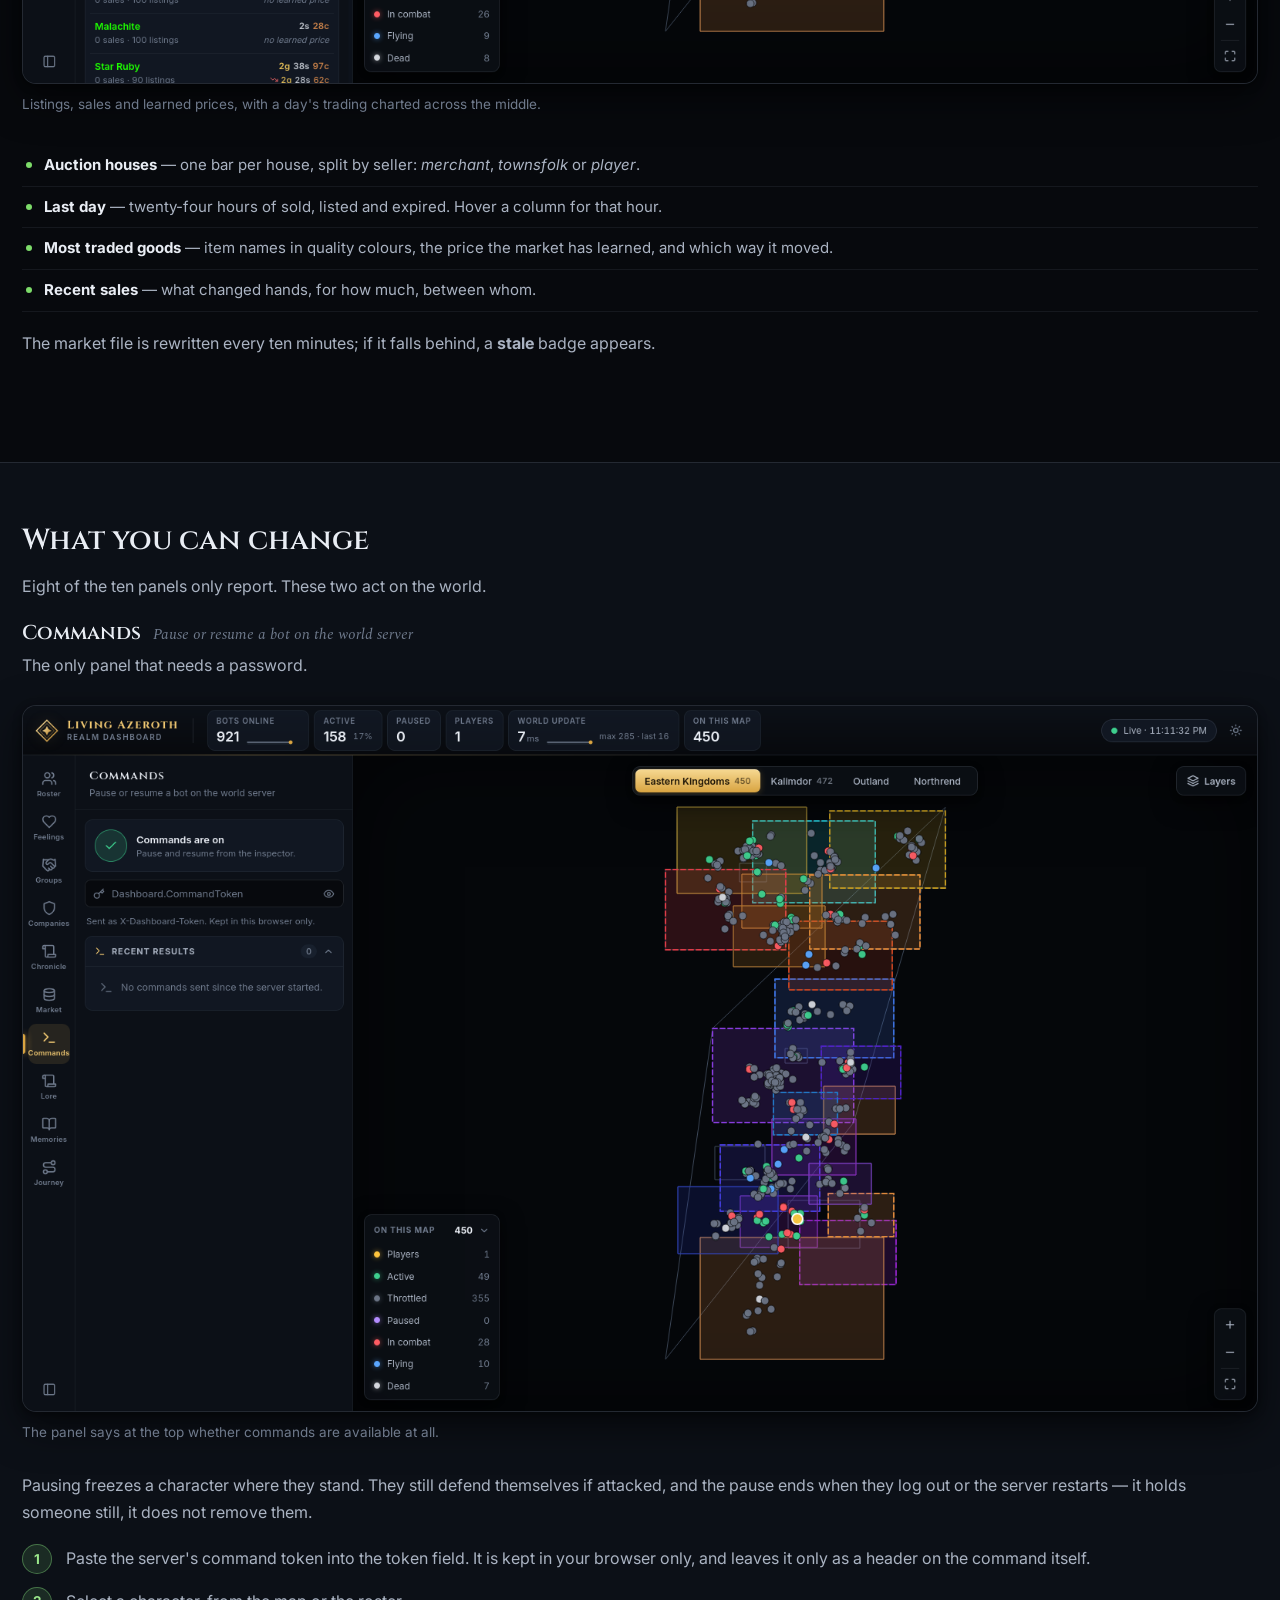
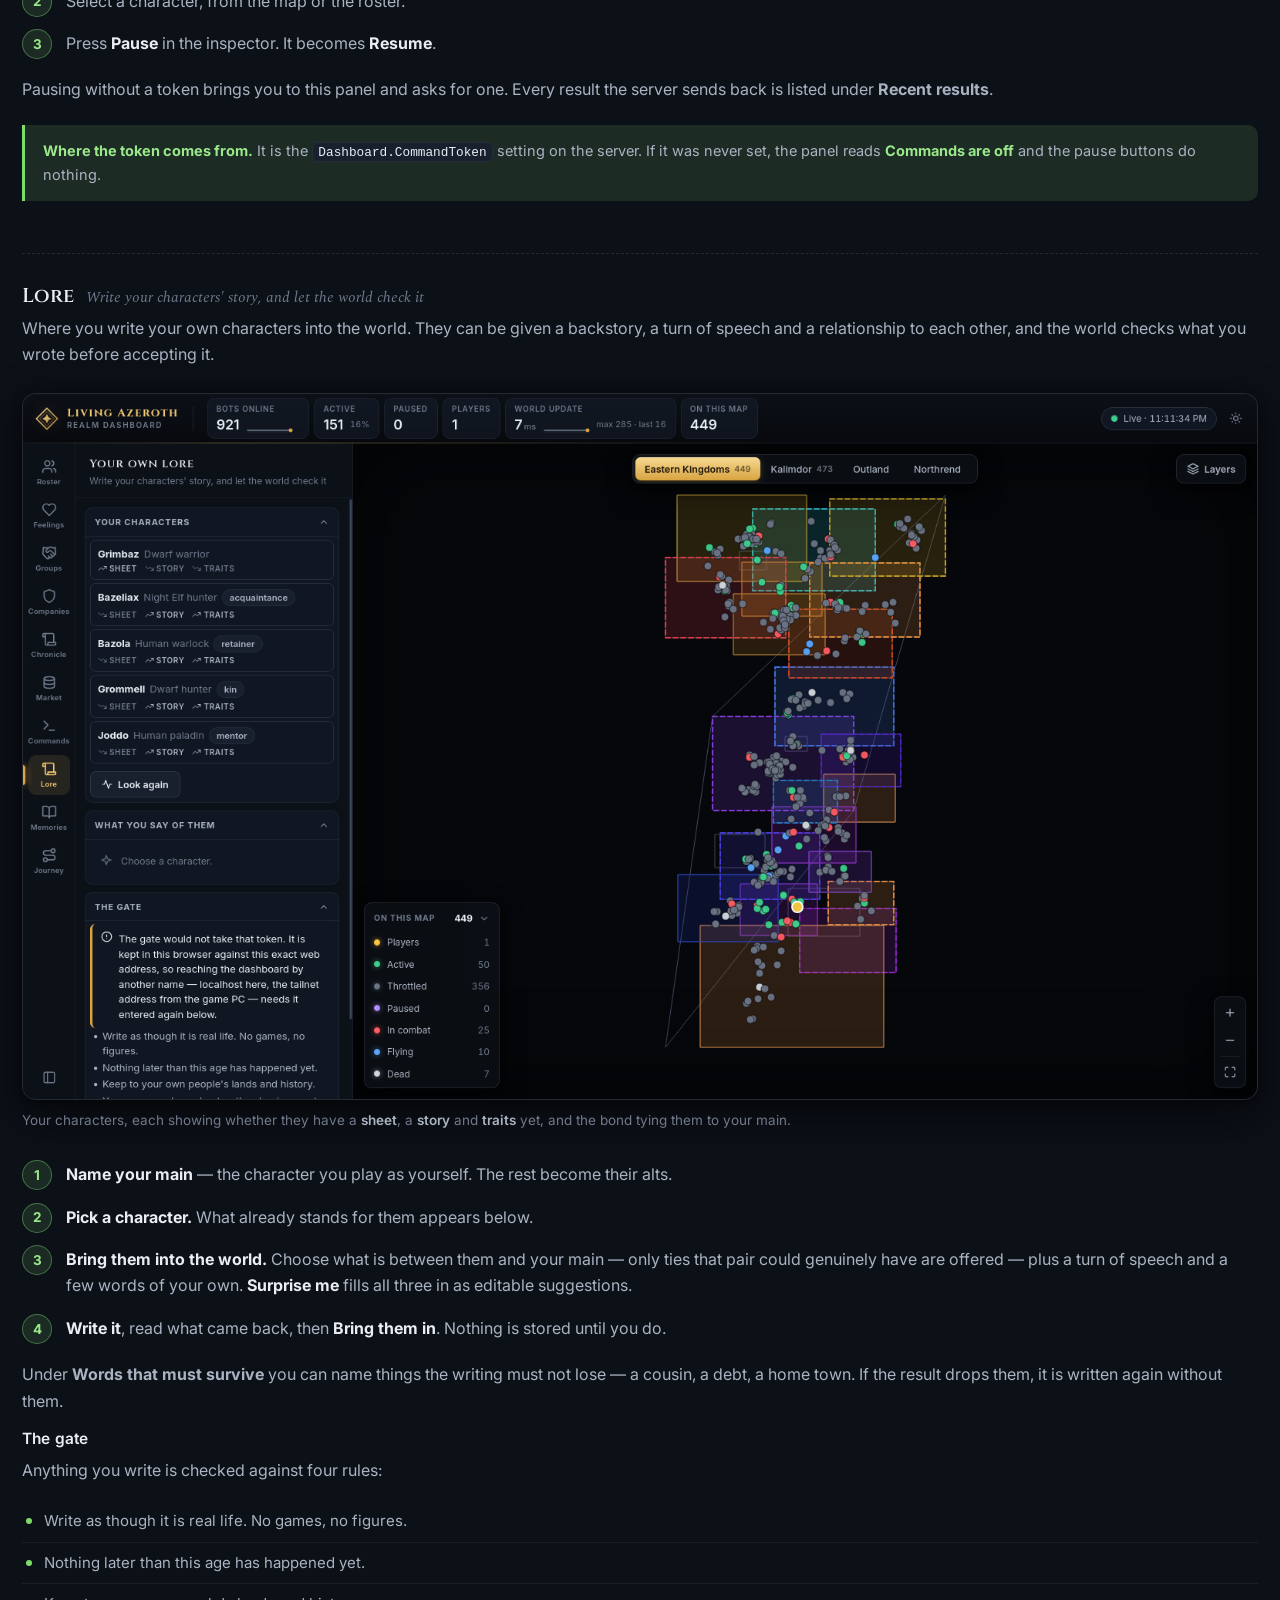
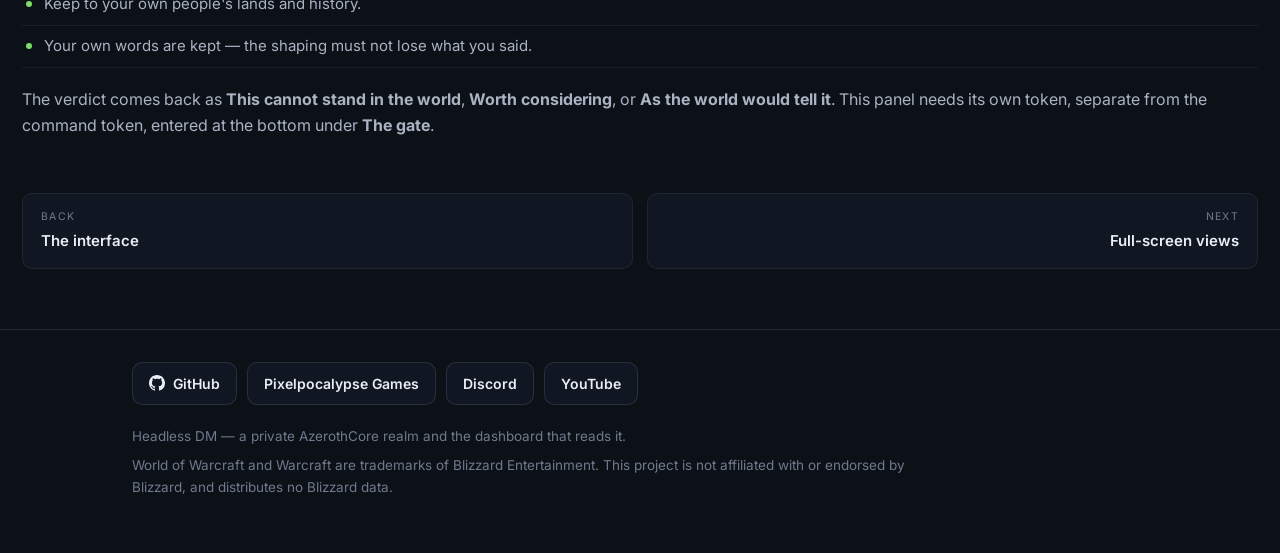
<file: panels.html>
<!doctype html>
<html lang="en">
<head>
<meta charset="utf-8">
<meta name="viewport" content="width=device-width, initial-scale=1">
<title>Panels · Headless DM</title>
<meta name="description" content="Every panel on the Headless DM dashboard and every control on it, grouped by the question each one answers.">
<meta property="og:type" content="website">
<meta property="og:site_name" content="Headless DM">
<meta property="og:title" content="Panels · Headless DM">
<meta property="og:description" content="Every panel on the Headless DM dashboard and every control on it, grouped by the question each one answers.">
<meta property="og:url" content="https://bazola.github.io/headless-dm-page/panels.html">
<meta property="og:image" content="https://bazola.github.io/headless-dm-page/img/og.jpg">
<meta property="og:image:width" content="1200">
<meta property="og:image:height" content="630">
<meta name="twitter:card" content="summary_large_image">
<link rel="icon" type="image/png" sizes="32x32" href="img/favicon-32.png">
<link rel="apple-touch-icon" href="img/apple-touch-icon.png">
<link rel="preconnect" href="https://fonts.googleapis.com">
<link rel="preconnect" href="https://fonts.gstatic.com" crossorigin>
<link rel="stylesheet" href="https://fonts.googleapis.com/css2?family=Cinzel:wght@500;600;700&family=Inter:wght@400;500;600;700&family=Spectral:ital,wght@0,400;0,500;1,400&display=swap">
<link rel="stylesheet" href="css/site.css">
</head>
<body>

<nav class="nav">
  <a class="nav-brand" href="index.html">
    <img class="nav-mark" src="img/mark-64.png" width="28" height="28" alt="">
    Headless DM
  </a>
  <div class="nav-links">
    <a href="index.html">Home</a>
    <a href="features.html">Features</a>
    <a href="dashboard.html" class="on">Dashboard</a>
    <a href="roadmap.html">Roadmap</a>
    <a href="evidence.html">Evidence</a>
  </div>
</nav>

<div class="subnav">
  <div class="subnav-inner">
    <span class="subnav-label">Dashboard</span>
    <a href="dashboard.html">The interface</a>
    <a href="panels.html" class="on">Panels</a>
    <a href="views.html">Full-screen views</a>
    <a href="results.html">Data</a>
  </div>
</div>

<header class="hero">
  <div class="wrap">
    <h1>Panels</h1>
    <p class="lead">Ten panels sit on the rail. Each answers a different question about the realm. They are
    grouped here by what they are for; the rail itself lists them in its own fixed order.</p>
    <div class="toc">
      <h4>Contents</h4>
      <ol>
        <li><a href="#who">Who is in the world</a> — Roster, Groups</li>
        <li><a href="#feel">What they feel and keep</a> — Feelings, Memories, Journey</li>
        <li><a href="#world">The world around them</a> — Companies, Chronicle, Market</li>
        <li><a href="#change">What you can change</a> — Commands, Lore</li>
      </ol>
    </div>
    <div class="note">
      <p><b>Two words worth pinning down.</b> A <b>company</b> is a guild — a standing organisation with seats,
      land and rivalries. A <b>group</b> is a party — a handful of characters standing together right now.</p>
    </div>
  </div>
</header>

<section id="who">
  <div class="wrap-wide">
    <h2>Who is in the world</h2>

    <article class="entry" id="roster">
      <div class="entry-head"><h3>Roster</h3><span class="entry-tip">Everyone in the world right now</span></div>
      <p>The census, and the fastest way to find one person. Each row gives a character's name, level, class and
      where they are standing, with a coloured dot for what they are doing.</p>
      <figure>
        <img src="img/panel-roster.png" alt="The Roster panel: a search box, five filter chips with counts, and a list of real players.">
        <figcaption>The Roster opens on <b>Notable</b> — the handful of characters worth attention out of nine
        hundred.</figcaption>
      </figure>
      <h4>Controls</h4>
      <ul class="plain">
        <li><b>Find by name</b> — the search box. <kbd>/</kbd> jumps into it from anywhere.</li>
        <li><b>Notable</b> — real players, paused bots, and anyone inside an instance. The default.</li>
        <li><b>On this map</b> — everyone on the continent you are looking at.</li>
        <li><b>In combat</b> — everyone fighting at this instant.</li>
        <li><b>Dead</b> — everyone awaiting a resurrection.</li>
        <li><b>Everyone</b> — all nine hundred-odd, alphabetically.</li>
      </ul>
      <p>Each chip carries a live count, so the filter row doubles as a summary of the realm. Lists cap at 150
      rows and say how many more there are.</p>
      <p><b>Clicking a row</b> opens that character in the inspector, switches the map to their continent, and
      pans to them.</p>
    </article>

    <article class="entry" id="groups">
      <div class="entry-head"><h3>Groups</h3><span class="entry-tip">Who is standing together right now, and what they are saying</span></div>
      <p>Characters find each other and travel together without being told to. This panel lists every group
      currently formed, who is in it, where they are, how long they have been together and how much they have
      said.</p>
      <figure>
        <img src="img/panel-groups.png" alt="The Groups panel listing pairs of characters with their location, time together and line counts.">
        <figcaption>Each row is a group: members, where they are standing, how long they have been together, and
        how much talk there has been since they joined up.</figcaption>
      </figure>
      <p>The line above the list totals it — how many groups, bots, real players, and how many are talking. A row
      reading <b>266 yd apart</b> means the group has drifted; <b>apart</b> means its members are in different
      zones.</p>
      <p><b>Clicking a row</b> opens that group full screen, on its own map, with its whole conversation.
      <b>Open Groups</b> opens the wall of every group at once.</p>
    </article>
  </div>
</section>

<section id="feel">
  <div class="wrap-wide">
    <h2>What they feel and keep</h2>

    <article class="entry" id="feelings">
      <div class="entry-head"><h3>Feelings</h3><span class="entry-tip">Who has warmed to or cooled on whom</span></div>
      <p>Characters form opinions by talking, by overhearing others, and by what happens to them. Every shift is
      recorded with the reason for it.</p>
      <figure>
        <img src="img/panel-feelings.png" alt="The Feelings panel showing counts for ties, moments today and overheard conversations, then a list of recent moments with reasons.">
        <figcaption>Recent moments, each with the reason underneath and how far the feeling moved.</figcaption>
      </figure>
      <div class="table-scroll">
        <table>
          <thead><tr><th>Section</th><th>What is in it</th></tr></thead>
          <tbody>
            <tr><td>Recent moments</td><td><i>X warmed to Y</i> or <i>X cooled on Y</i>, how much, and why. The timestamp's tooltip says whether it came from chat, from being overheard, or from an event.</td></tr>
            <tr><td>Overheard</td><td>Whole conversations. Open one for the exchange as spoken, then the feelings it caused in whoever was listening.</td></tr>
            <tr><td>Warmest ties</td><td>The strongest attachments in the world, each with a phrase describing it and how many moments built it.</td></tr>
            <tr><td>Coldest ties</td><td>The same, for the people who cannot stand each other.</td></tr>
          </tbody>
        </table>
      </div>
      <p>A heading reading <b>25 of 14,494</b> means you are seeing the top of a larger pile; the expand button
      on it opens the whole list. Every name is a link.</p>
    </article>

    <article class="entry" id="memories">
      <div class="entry-head"><h3>Memories</h3><span class="entry-tip">What the bots still carry: their deeds and what they made of them</span></div>
      <p>Not everything that happens is worth remembering. What is, gets written down in the character's own
      words and weighed out of ten.</p>
      <figure>
        <img src="img/panel-memories.png" alt="The Memories panel with counts for memories, how many characters are remembering, today's total and average weight, then a list of recent memories.">
        <figcaption><b>Lately remembered</b>, newest first, each weighed. Below it, who carries the most.</figcaption>
      </figure>
      <p>The counts give the total, how many characters carry anything, how many formed today, and the average
      weight. A memory weighed 10/10 was a defining event; a 3/10 was an errand.</p>
      <p>To read one character's memories instead of the world's, select them and open the <b>Memories</b> tab in
      the inspector.</p>
    </article>

    <article class="entry" id="journey">
      <div class="entry-head"><h3>Journey</h3><span class="entry-tip">Everything one character has done, in the order it happened</span></div>
      <p>One character's whole record, assembled from the ledger — every kill, quest, level, item, journey,
      conversation, feeling and memory, in order.</p>
      <figure>
        <img src="img/panel-journey.png" alt="The Journey panel with a search box and a list of characters, each showing their level, class and number of entries.">
        <figcaption>Everyone who has a journey written, with how many entries it runs to.</figcaption>
      </figure>
      <p>Unlike every other panel, this one lists <b>characters who are offline too</b>. Search by name, or click
      a row to open that journey full screen. The journeys are rebuilt every ten minutes.</p>
    </article>
  </div>
</section>

<section id="world">
  <div class="wrap-wide">
    <h2>The world around them</h2>

    <article class="entry" id="companies">
      <div class="entry-head"><h3>Companies</h3><span class="entry-tip">Seats, lands, feuds and who is joining</span></div>
      <p>Companies are the realm's guilds. They hold territory, keep seats, court new members and fall out with
      one another.</p>
      <figure>
        <img src="img/panel-companies.png" alt="The Companies panel with counts for companies, lands held, contested and relations, then Alliance and Horde company lists.">
        <figcaption>Companies split by faction, each showing what it holds, what it contests and how many seats
        it keeps.</figcaption>
      </figure>
      <ul class="plain">
        <li><b>Companies</b> — every company under <b>Alliance</b> and <b>Horde</b> headings.</li>
        <li><b>Candidacies</b> — who is trying to join whom, and how far along: <i>noticed</i>, <i>spoken for</i>, <i>offered a place</i>, <i>sworn in</i>. Sponsors and opponents are named.</li>
        <li><b>Fallen companies</b> — collapsed by default. Companies that broke apart, went quiet, or left remnants.</li>
        <li><b>Recent incidents</b> — land <i>Claimed</i>, <i>Taken</i>, <i>Held</i>, <i>Contested</i>, or two companies hunting the same prey.</li>
      </ul>
      <p><b>Clicking a company</b> opens it in the inspector and lights its territory up on the map.</p>
    </article>

    <article class="entry" id="chronicle">
      <div class="entry-head"><h3>Chronicle</h3><span class="entry-tip">Each faction scribe's watches and the word going around</span></div>
      <p>Each faction has a scribe who writes up the world's events in period prose, one watch at a time, from
      what actually happened. Rumours travel outward from where they started and distort as they go.</p>
      <figure>
        <img src="img/panel-chronicle.png" alt="The Chronicle panel with an Alliance and Horde switcher, the scribe's card, and expandable watch entries.">
        <figcaption>The scribe, then one card per watch. Opening a card shows the prose and the rumours attached
        to it.</figcaption>
      </figure>
      <ul class="plain">
        <li><b>Alliance</b> / <b>Horde</b> — whose scribe you are reading. The factions see the world differently.</li>
        <li><b>Open Chronicle</b> — the full-screen reader, laid out as a newspaper.</li>
        <li><b>Your Chronicle</b> — an edition covering only what your own characters took part in.</li>
      </ul>
      <p>Inside a watch, <b>Word going around</b> collects the rumours. Labels like <i>Carried on</i>, <i>Further
      still</i> and <i>Far and wide</i> say how many hands a story has passed through — the further it has
      travelled, the less reliable it is.</p>
    </article>

    <article class="entry" id="market">
      <div class="entry-head"><h3>Market</h3><span class="entry-tip">The auction houses: stalls, sales and what goods fetch</span></div>
      <p>Merchants stock the auction houses, characters list what they loot, and the market works out what things
      are worth.</p>
      <figure>
        <img src="img/panel-market.png" alt="The Market panel showing listings and gold counts, auction house bars, a 24-hour sales chart and a list of most traded goods.">
        <figcaption>Listings, sales and learned prices, with a day's trading charted across the middle.</figcaption>
      </figure>
      <ul class="plain">
        <li><b>Auction houses</b> — one bar per house, split by seller: <i>merchant</i>, <i>townsfolk</i> or <i>player</i>.</li>
        <li><b>Last day</b> — twenty-four hours of sold, listed and expired. Hover a column for that hour.</li>
        <li><b>Most traded goods</b> — item names in quality colours, the price the market has learned, and which way it moved.</li>
        <li><b>Recent sales</b> — what changed hands, for how much, between whom.</li>
      </ul>
      <p>The market file is rewritten every ten minutes; if it falls behind, a <b>stale</b> badge appears.</p>
    </article>
  </div>
</section>

<section id="change">
  <div class="wrap-wide">
    <h2>What you can change</h2>
    <p>Eight of the ten panels only report. These two act on the world.</p>

    <article class="entry" id="commands">
      <div class="entry-head"><h3>Commands</h3><span class="entry-tip">Pause or resume a bot on the world server</span></div>
      <p>The only panel that needs a password.</p>
      <figure>
        <img src="img/panel-commands.png" alt="The Commands panel showing whether commands are on, a token field, and a list of recent results.">
        <figcaption>The panel says at the top whether commands are available at all.</figcaption>
      </figure>
      <p>Pausing freezes a character where they stand. They still defend themselves if attacked, and the pause
      ends when they log out or the server restarts — it holds someone still, it does not remove them.</p>
      <ol class="steps">
        <li>Paste the server's command token into the token field. It is kept in your browser only, and leaves it
        only as a header on the command itself.</li>
        <li>Select a character, from the map or the roster.</li>
        <li>Press <b>Pause</b> in the inspector. It becomes <b>Resume</b>.</li>
      </ol>
      <p>Pausing without a token brings you to this panel and asks for one. Every result the server sends back is
      listed under <b>Recent results</b>.</p>
      <div class="note">
        <p><b>Where the token comes from.</b> It is the <code>Dashboard.CommandToken</code> setting on the
        server. If it was never set, the panel reads <b>Commands are off</b> and the pause buttons do nothing.</p>
      </div>
    </article>

    <article class="entry" id="lore">
      <div class="entry-head"><h3>Lore</h3><span class="entry-tip">Write your characters' story, and let the world check it</span></div>
      <p>Where you write your own characters into the world. They can be given a backstory, a turn of speech and
      a relationship to each other, and the world checks what you wrote before accepting it.</p>
      <figure>
        <img src="img/panel-lore.png" alt="The Lore panel listing the player's characters with bond kinds, a Look again button, and the gate's four rules.">
        <figcaption>Your characters, each showing whether they have a <b>sheet</b>, a <b>story</b> and
        <b>traits</b> yet, and the bond tying them to your main.</figcaption>
      </figure>
      <ol class="steps">
        <li><b>Name your main</b> — the character you play as yourself. The rest become their alts.</li>
        <li><b>Pick a character.</b> What already stands for them appears below.</li>
        <li><b>Bring them into the world.</b> Choose what is between them and your main — only ties that pair
        could genuinely have are offered — plus a turn of speech and a few words of your own. <b>Surprise me</b>
        fills all three in as editable suggestions.</li>
        <li><b>Write it</b>, read what came back, then <b>Bring them in</b>. Nothing is stored until you do.</li>
      </ol>
      <p>Under <b>Words that must survive</b> you can name things the writing must not lose — a cousin, a debt, a
      home town. If the result drops them, it is written again without them.</p>
      <h4>The gate</h4>
      <p>Anything you write is checked against four rules:</p>
      <ul class="plain">
        <li>Write as though it is real life. No games, no figures.</li>
        <li>Nothing later than this age has happened yet.</li>
        <li>Keep to your own people's lands and history.</li>
        <li>Your own words are kept — the shaping must not lose what you said.</li>
      </ul>
      <p>The verdict comes back as <b>This cannot stand in the world</b>, <b>Worth considering</b>, or <b>As the
      world would tell it</b>. This panel needs its own token, separate from the command token, entered at the
      bottom under <b>The gate</b>.</p>
    </article>

    <div class="pager">
      <a href="dashboard.html"><span class="dir">Back</span><span class="ttl">The interface</span></a>
      <a class="next" href="views.html"><span class="dir">Next</span><span class="ttl">Full-screen views</span></a>
    </div>
  </div>
</section>

<footer>
  <div class="wrap">
    <div class="foot-links">
      <a href="https://github.com/bazola/headless-dm" target="_blank" rel="noopener"><svg width="16" height="16" viewBox="0 0 16 16" fill="currentColor" aria-hidden="true"><path d="M8 0C3.58 0 0 3.58 0 8c0 3.54 2.29 6.53 5.47 7.59.4.07.55-.17.55-.38 0-.19-.01-.82-.01-1.49-2.01.37-2.53-.49-2.69-.94-.09-.23-.48-.94-.82-1.13-.28-.15-.68-.52-.01-.53.63-.01 1.08.58 1.23.82.72 1.21 1.87.87 2.33.66.07-.52.28-.87.51-1.07-1.78-.2-3.64-.89-3.64-3.95 0-.87.31-1.59.82-2.15-.08-.2-.36-1.02.08-2.12 0 0 .67-.21 2.2.82.64-.18 1.32-.27 2-.27s1.36.09 2 .27c1.53-1.04 2.2-.82 2.2-.82.44 1.1.16 1.92.08 2.12.51.56.82 1.27.82 2.15 0 3.07-1.87 3.75-3.65 3.95.29.25.54.73.54 1.48 0 1.07-.01 1.93-.01 2.2 0 .21.15.46.55.38A8.01 8.01 0 0 0 16 8c0-4.42-3.58-8-8-8Z"/></svg>GitHub</a>
      <a href="https://pixelpocalypsegames.com/" target="_blank" rel="noopener">Pixelpocalypse Games</a>
      <a href="https://discord.com/invite/zpnYXhDs3X" target="_blank" rel="noopener">Discord</a>
      <a href="https://www.youtube.com/@bazola8654" target="_blank" rel="noopener">YouTube</a>
    </div>
    <p>Headless DM — a private AzerothCore realm and the dashboard that reads it.</p>
    <p>World of Warcraft and Warcraft are trademarks of Blizzard Entertainment. This project is not affiliated
    with or endorsed by Blizzard, and distributes no Blizzard data.</p>
  </div>
</footer>

</body>
</html>
</file>
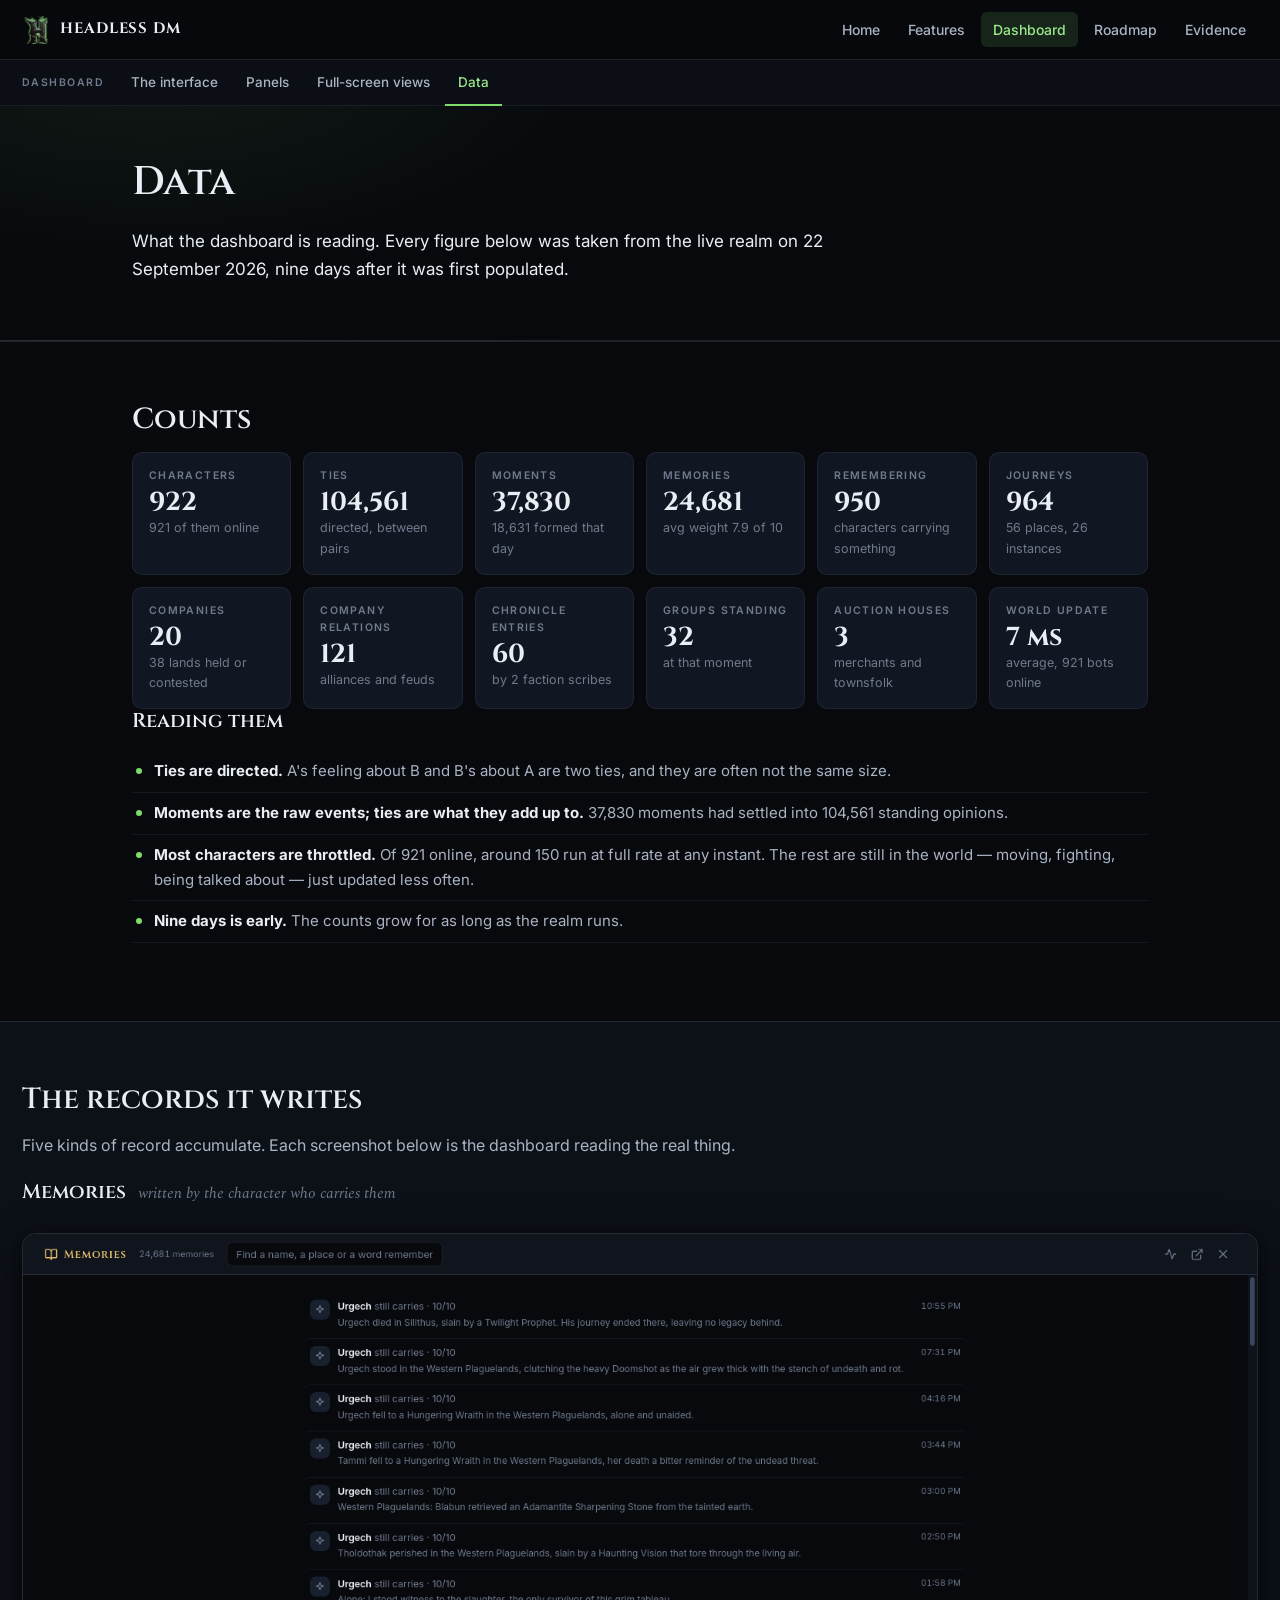
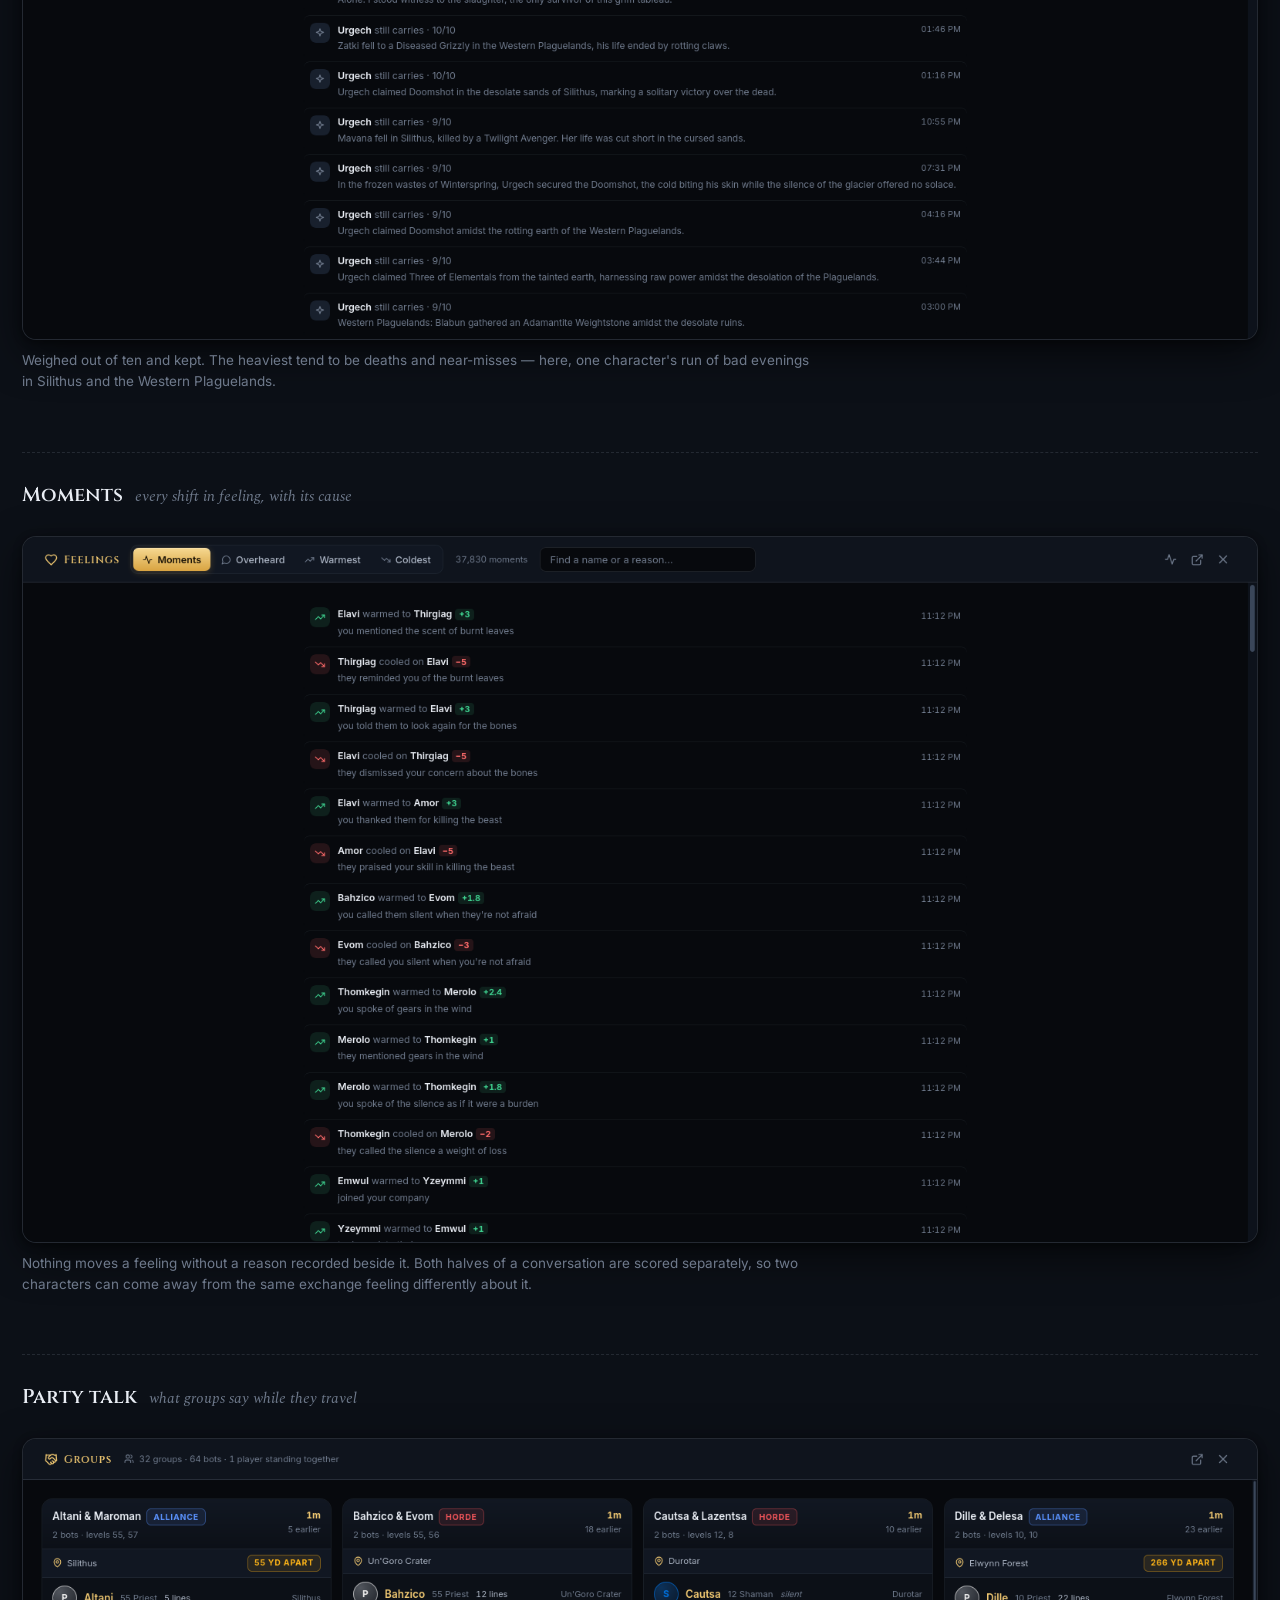
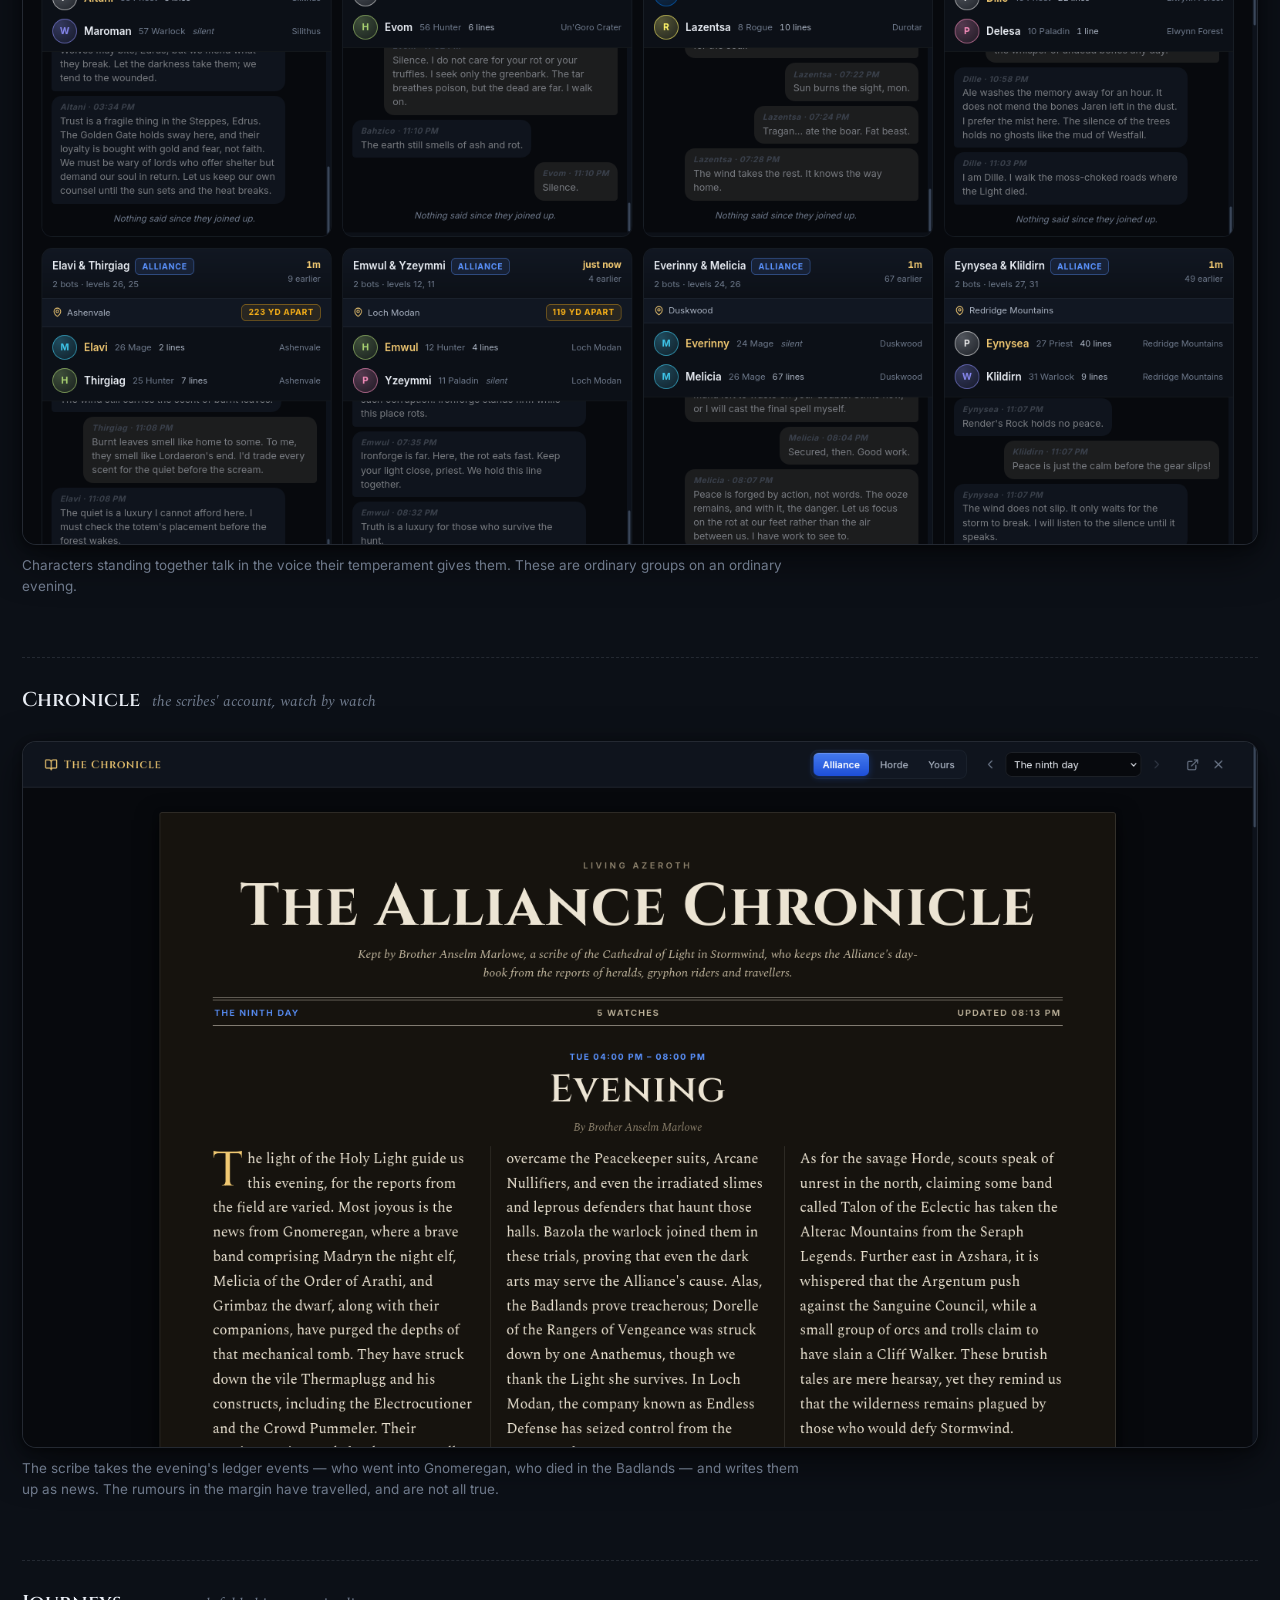
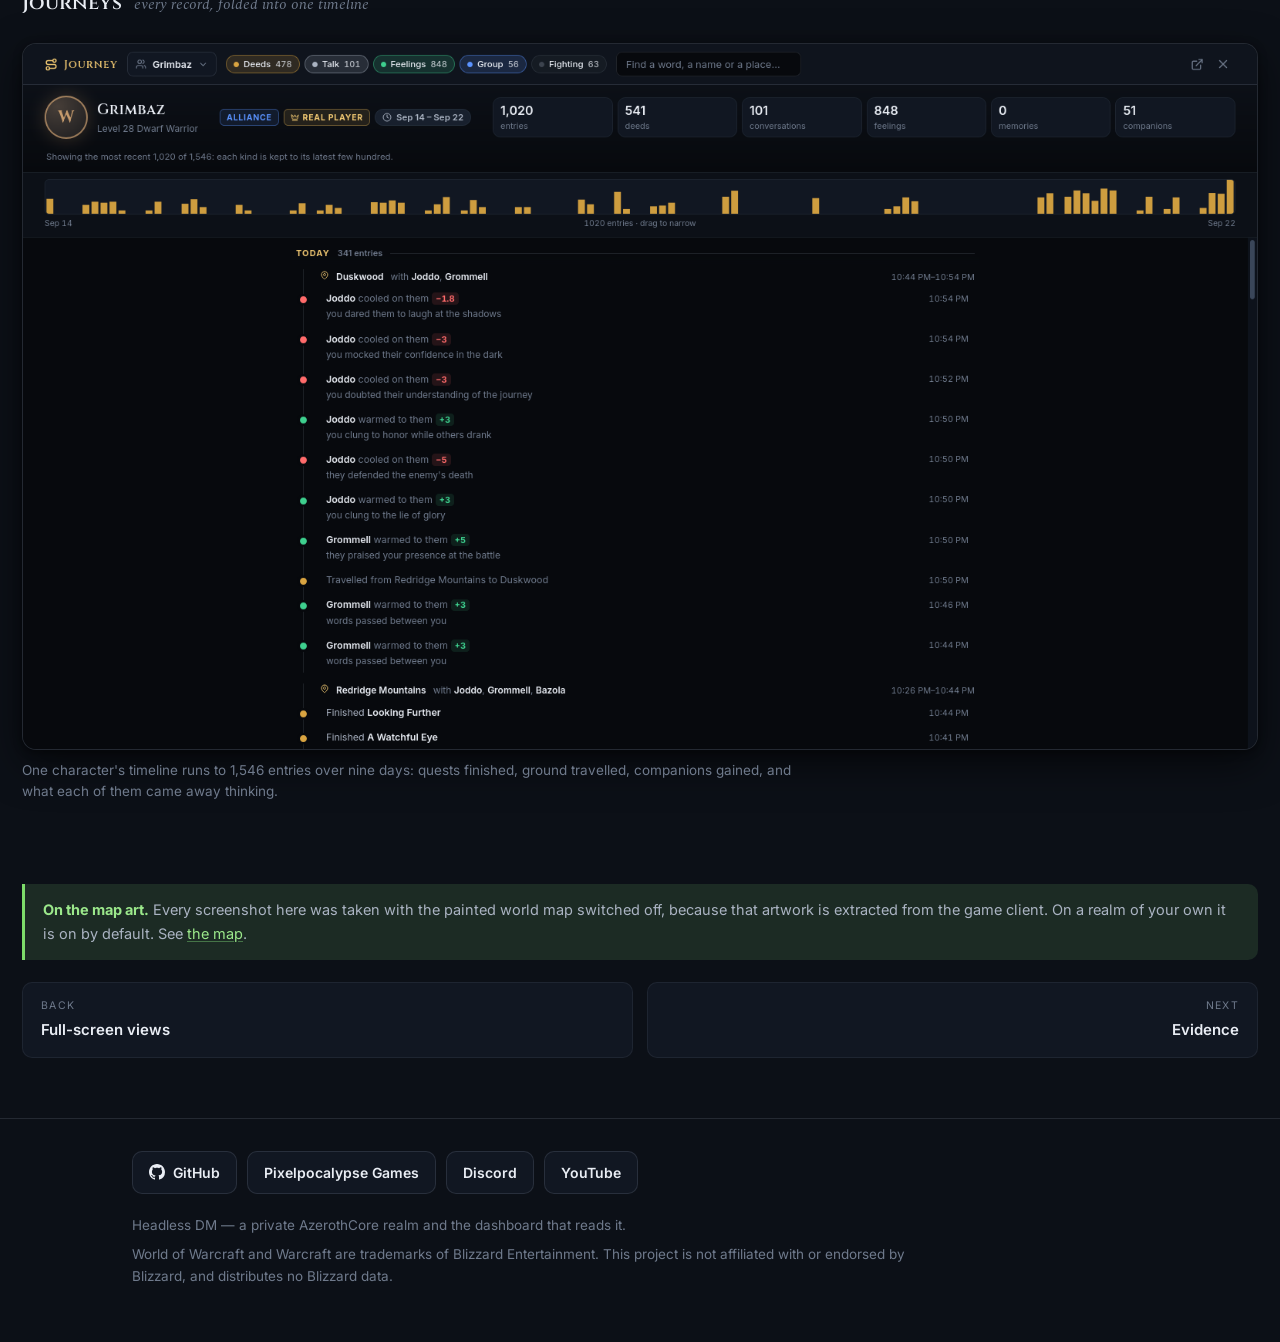
<file: results.html>
<!doctype html>
<html lang="en">
<head>
<meta charset="utf-8">
<meta name="viewport" content="width=device-width, initial-scale=1">
<title>Data · Headless DM</title>
<meta name="description" content="What a running Headless DM realm accumulates: measured counts, and an example of each kind of record it writes.">
<meta property="og:type" content="website">
<meta property="og:site_name" content="Headless DM">
<meta property="og:title" content="Data · Headless DM">
<meta property="og:description" content="What a running Headless DM realm accumulates: measured counts, and an example of each kind of record it writes.">
<meta property="og:url" content="https://bazola.github.io/headless-dm-page/results.html">
<meta property="og:image" content="https://bazola.github.io/headless-dm-page/img/og.jpg">
<meta property="og:image:width" content="1200">
<meta property="og:image:height" content="630">
<meta name="twitter:card" content="summary_large_image">
<link rel="icon" type="image/png" sizes="32x32" href="img/favicon-32.png">
<link rel="apple-touch-icon" href="img/apple-touch-icon.png">
<link rel="preconnect" href="https://fonts.googleapis.com">
<link rel="preconnect" href="https://fonts.gstatic.com" crossorigin>
<link rel="stylesheet" href="https://fonts.googleapis.com/css2?family=Cinzel:wght@500;600;700&family=Inter:wght@400;500;600;700&family=Spectral:ital,wght@0,400;0,500;1,400&display=swap">
<link rel="stylesheet" href="css/site.css">
</head>
<body>

<nav class="nav">
  <a class="nav-brand" href="index.html">
    <img class="nav-mark" src="img/mark-64.png" width="28" height="28" alt="">
    Headless DM
  </a>
  <div class="nav-links">
    <a href="index.html">Home</a>
    <a href="features.html">Features</a>
    <a href="dashboard.html" class="on">Dashboard</a>
    <a href="roadmap.html">Roadmap</a>
    <a href="evidence.html">Evidence</a>
  </div>
</nav>

<div class="subnav">
  <div class="subnav-inner">
    <span class="subnav-label">Dashboard</span>
    <a href="dashboard.html">The interface</a>
    <a href="panels.html">Panels</a>
    <a href="views.html">Full-screen views</a>
    <a href="results.html" class="on">Data</a>
  </div>
</div>

<header class="hero">
  <div class="wrap">
    <h1>Data</h1>
    <p class="lead">What the dashboard is reading. Every figure below was taken from the live realm on
    22 September 2026, nine days after it was first populated.</p>
  </div>
</header>

<section>
  <div class="wrap">
    <h2>Counts</h2>
    <div class="tiles">
      <div class="tile"><div class="tile-label">Characters</div><div class="tile-value">922</div><div class="tile-sub">921 of them online</div></div>
      <div class="tile"><div class="tile-label">Ties</div><div class="tile-value">104,561</div><div class="tile-sub">directed, between pairs</div></div>
      <div class="tile"><div class="tile-label">Moments</div><div class="tile-value">37,830</div><div class="tile-sub">18,631 formed that day</div></div>
      <div class="tile"><div class="tile-label">Memories</div><div class="tile-value">24,681</div><div class="tile-sub">avg weight 7.9 of 10</div></div>
      <div class="tile"><div class="tile-label">Remembering</div><div class="tile-value">950</div><div class="tile-sub">characters carrying something</div></div>
      <div class="tile"><div class="tile-label">Journeys</div><div class="tile-value">964</div><div class="tile-sub">56 places, 26 instances</div></div>
      <div class="tile"><div class="tile-label">Companies</div><div class="tile-value">20</div><div class="tile-sub">38 lands held or contested</div></div>
      <div class="tile"><div class="tile-label">Company relations</div><div class="tile-value">121</div><div class="tile-sub">alliances and feuds</div></div>
      <div class="tile"><div class="tile-label">Chronicle entries</div><div class="tile-value">60</div><div class="tile-sub">by 2 faction scribes</div></div>
      <div class="tile"><div class="tile-label">Groups standing</div><div class="tile-value">32</div><div class="tile-sub">at that moment</div></div>
      <div class="tile"><div class="tile-label">Auction houses</div><div class="tile-value">3</div><div class="tile-sub">merchants and townsfolk</div></div>
      <div class="tile"><div class="tile-label">World update</div><div class="tile-value">7 ms</div><div class="tile-sub">average, 921 bots online</div></div>
    </div>
    <h3>Reading them</h3>
    <ul class="plain">
      <li><b>Ties are directed.</b> A's feeling about B and B's about A are two ties, and they are often not the same size.</li>
      <li><b>Moments are the raw events; ties are what they add up to.</b> 37,830 moments had settled into 104,561 standing opinions.</li>
      <li><b>Most characters are throttled.</b> Of 921 online, around 150 run at full rate at any instant. The rest are still in the world — moving, fighting, being talked about — just updated less often.</li>
      <li><b>Nine days is early.</b> The counts grow for as long as the realm runs.</li>
    </ul>
  </div>
</section>

<section>
  <div class="wrap-wide">
    <h2>The records it writes</h2>
    <p>Five kinds of record accumulate. Each screenshot below is the dashboard reading the real thing.</p>

    <article class="entry">
      <div class="entry-head"><h3>Memories</h3><span class="entry-tip">written by the character who carries them</span></div>
      <figure>
        <img src="img/full-memories.png" alt="A list of memories, each attributed to the character Urgech and weighted ten out of ten, describing deaths and finds in Silithus and the Western Plaguelands.">
        <figcaption>Weighed out of ten and kept. The heaviest tend to be deaths and near-misses — here, one
        character's run of bad evenings in Silithus and the Western Plaguelands.</figcaption>
      </figure>
    </article>

    <article class="entry">
      <div class="entry-head"><h3>Moments</h3><span class="entry-tip">every shift in feeling, with its cause</span></div>
      <figure>
        <img src="img/full-feelings.png" alt="A list of moments: X warmed to Y, plus three, because you mentioned the scent of burnt leaves; X cooled on Y, minus five, because they dismissed your concern about the bones.">
        <figcaption>Nothing moves a feeling without a reason recorded beside it. Both halves of a conversation
        are scored separately, so two characters can come away from the same exchange feeling differently about
        it.</figcaption>
      </figure>
    </article>

    <article class="entry">
      <div class="entry-head"><h3>Party talk</h3><span class="entry-tip">what groups say while they travel</span></div>
      <figure>
        <img src="img/full-groups.png" alt="Group cards showing party chat between pairs of characters about ale, memory, the Light, and the silence of the trees.">
        <figcaption>Characters standing together talk in the voice their temperament gives them. These are
        ordinary groups on an ordinary evening.</figcaption>
      </figure>
    </article>

    <article class="entry">
      <div class="entry-head"><h3>Chronicle</h3><span class="entry-tip">the scribes' account, watch by watch</span></div>
      <figure>
        <img src="img/full-chronicle.png" alt="The Alliance Chronicle broadsheet describing a band purging Gnomeregan, a ranger struck down in the Badlands, and rumours of unrest in the north.">
        <figcaption>The scribe takes the evening's ledger events — who went into Gnomeregan, who died in the
        Badlands — and writes them up as news. The rumours in the margin have travelled, and are not all
        true.</figcaption>
      </figure>
    </article>

    <article class="entry">
      <div class="entry-head"><h3>Journeys</h3><span class="entry-tip">every record, folded into one timeline</span></div>
      <figure>
        <img src="img/full-journey.png" alt="A character's journey view showing 1,020 entries over nine days, with counters, an activity ribbon, and a timeline of feelings, travel and completed quests.">
        <figcaption>One character's timeline runs to 1,546 entries over nine days: quests finished, ground
        travelled, companions gained, and what each of them came away thinking.</figcaption>
      </figure>
    </article>

    <div class="note">
      <p><b>On the map art.</b> Every screenshot here was taken with the painted world map switched off, because
      that artwork is extracted from the game client. On a realm of your own it is on by default. See
      <a href="dashboard.html#map">the map</a>.</p>
    </div>

    <div class="pager">
      <a href="views.html"><span class="dir">Back</span><span class="ttl">Full-screen views</span></a>
      <a class="next" href="evidence.html"><span class="dir">Next</span><span class="ttl">Evidence</span></a>
    </div>
  </div>
</section>

<footer>
  <div class="wrap">
    <div class="foot-links">
      <a href="https://github.com/bazola/headless-dm" target="_blank" rel="noopener"><svg width="16" height="16" viewBox="0 0 16 16" fill="currentColor" aria-hidden="true"><path d="M8 0C3.58 0 0 3.58 0 8c0 3.54 2.29 6.53 5.47 7.59.4.07.55-.17.55-.38 0-.19-.01-.82-.01-1.49-2.01.37-2.53-.49-2.69-.94-.09-.23-.48-.94-.82-1.13-.28-.15-.68-.52-.01-.53.63-.01 1.08.58 1.23.82.72 1.21 1.87.87 2.33.66.07-.52.28-.87.51-1.07-1.78-.2-3.64-.89-3.64-3.95 0-.87.31-1.59.82-2.15-.08-.2-.36-1.02.08-2.12 0 0 .67-.21 2.2.82.64-.18 1.32-.27 2-.27s1.36.09 2 .27c1.53-1.04 2.2-.82 2.2-.82.44 1.1.16 1.92.08 2.12.51.56.82 1.27.82 2.15 0 3.07-1.87 3.75-3.65 3.95.29.25.54.73.54 1.48 0 1.07-.01 1.93-.01 2.2 0 .21.15.46.55.38A8.01 8.01 0 0 0 16 8c0-4.42-3.58-8-8-8Z"/></svg>GitHub</a>
      <a href="https://pixelpocalypsegames.com/" target="_blank" rel="noopener">Pixelpocalypse Games</a>
      <a href="https://discord.com/invite/zpnYXhDs3X" target="_blank" rel="noopener">Discord</a>
      <a href="https://www.youtube.com/@bazola8654" target="_blank" rel="noopener">YouTube</a>
    </div>
    <p>Headless DM — a private AzerothCore realm and the dashboard that reads it.</p>
    <p>World of Warcraft and Warcraft are trademarks of Blizzard Entertainment. This project is not affiliated
    with or endorsed by Blizzard, and distributes no Blizzard data.</p>
  </div>
</footer>

</body>
</html>
</file>
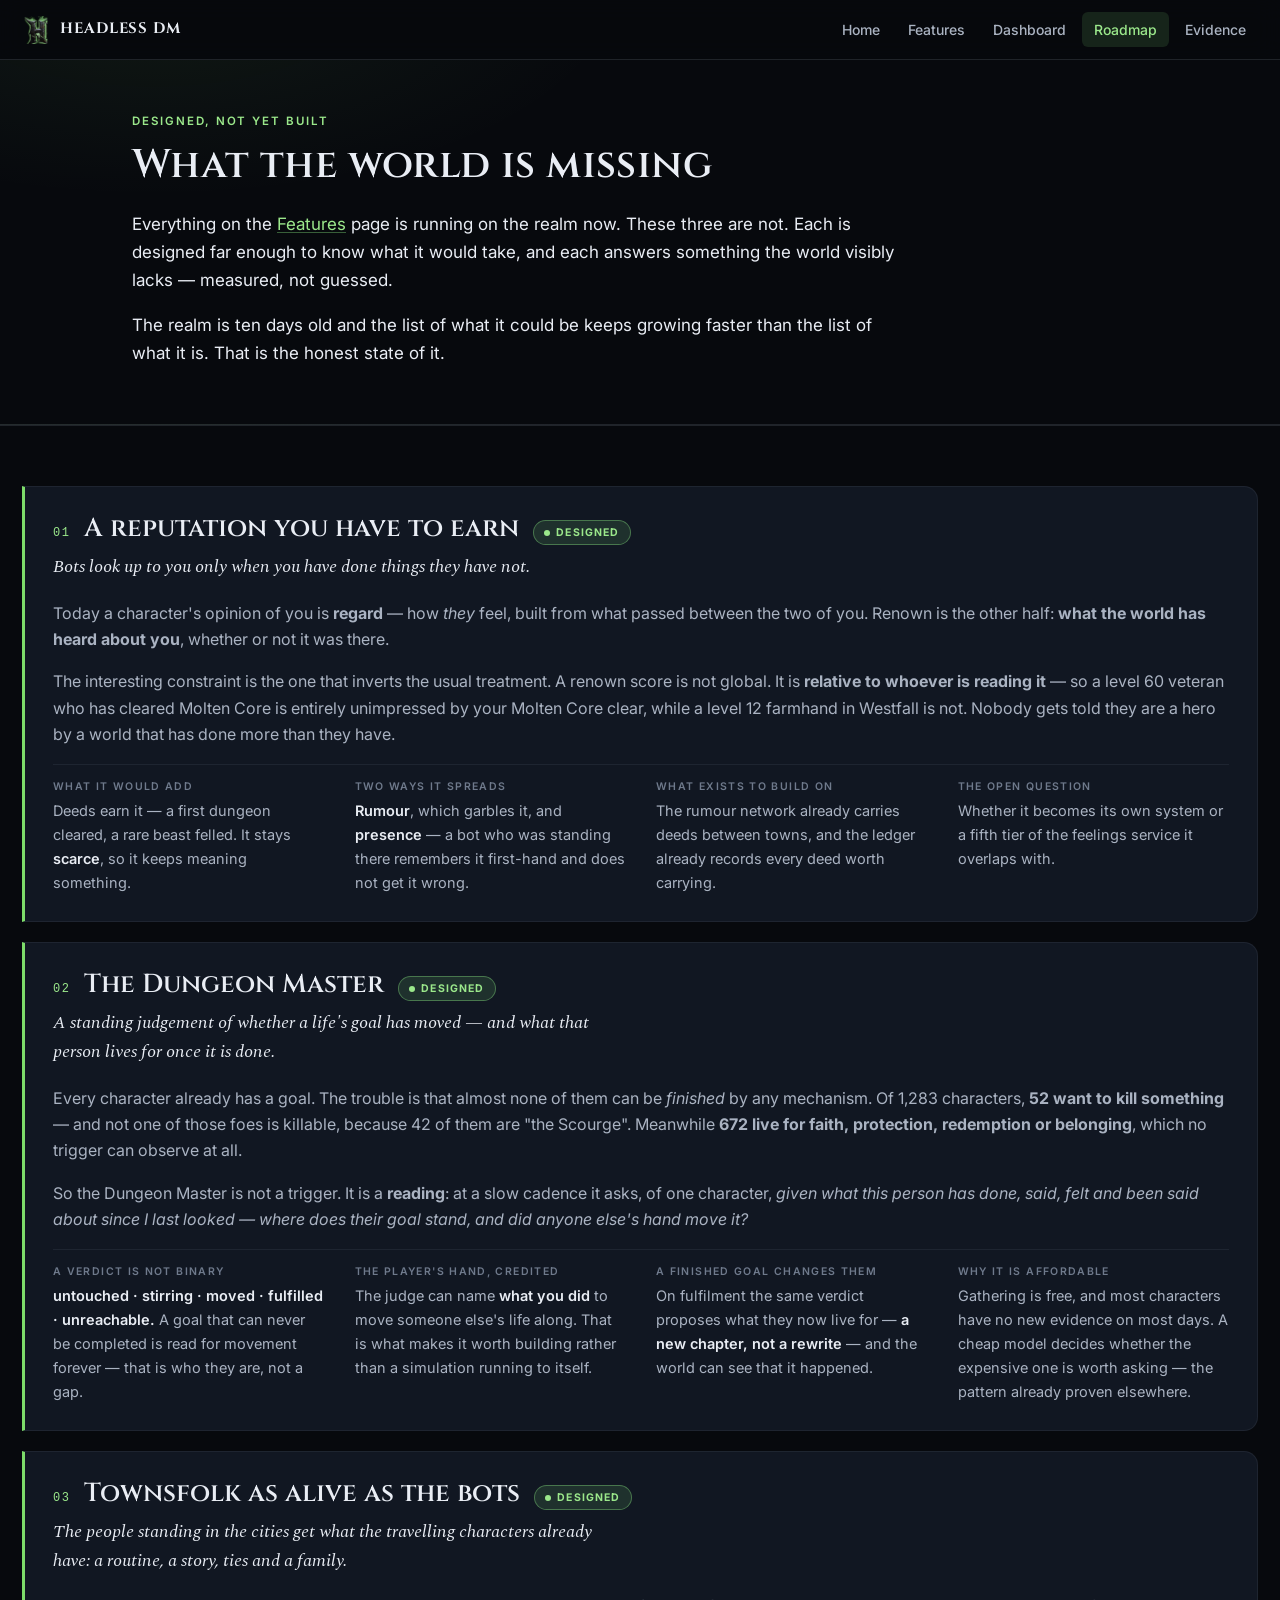
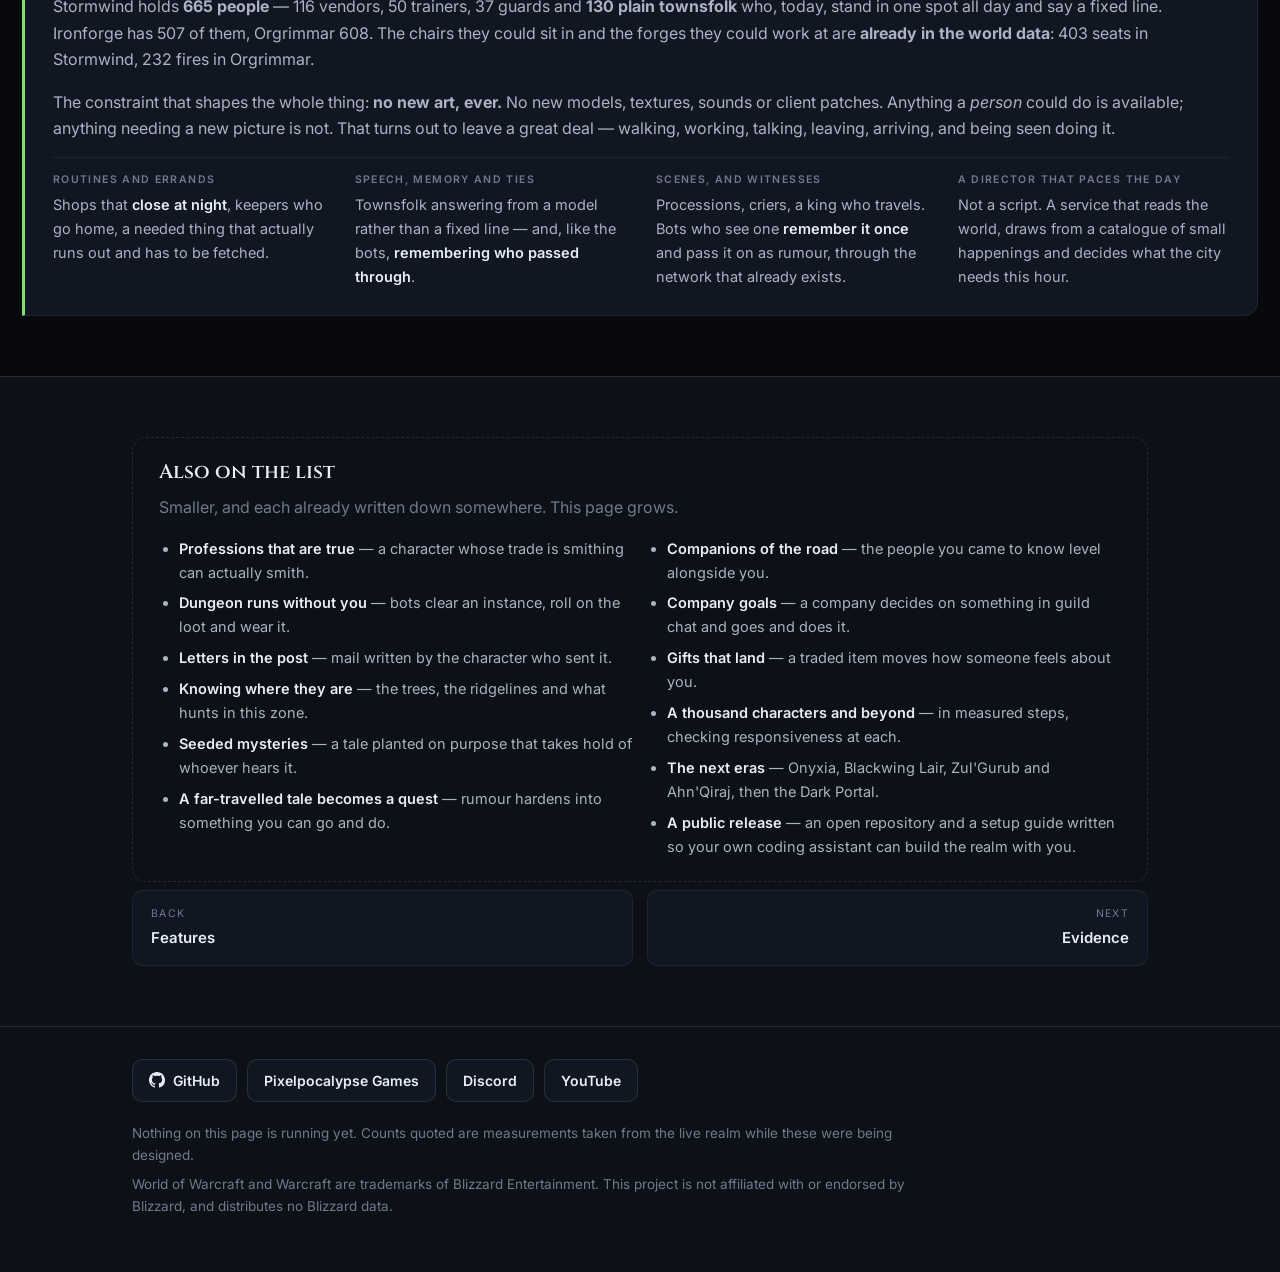
<file: roadmap.html>
<!doctype html>
<html lang="en">
<head>
<meta charset="utf-8">
<meta name="viewport" content="width=device-width, initial-scale=1">
<title>Roadmap · Headless DM</title>
<meta name="description" content="What Headless DM is building next: a reputation you have to earn, a Dungeon Master that judges whether a goal is done, and townsfolk as alive as the bots.">
<meta property="og:type" content="website">
<meta property="og:site_name" content="Headless DM">
<meta property="og:title" content="Roadmap · Headless DM">
<meta property="og:description" content="What Headless DM is building next: a reputation you have to earn, a Dungeon Master that judges whether a goal is done, and townsfolk as alive as the bots.">
<meta property="og:url" content="https://bazola.github.io/headless-dm-page/roadmap.html">
<meta property="og:image" content="https://bazola.github.io/headless-dm-page/img/og.jpg">
<meta property="og:image:width" content="1200">
<meta property="og:image:height" content="630">
<meta name="twitter:card" content="summary_large_image">
<link rel="icon" type="image/png" sizes="32x32" href="img/favicon-32.png">
<link rel="apple-touch-icon" href="img/apple-touch-icon.png">
<link rel="preconnect" href="https://fonts.googleapis.com">
<link rel="preconnect" href="https://fonts.gstatic.com" crossorigin>
<link rel="stylesheet" href="https://fonts.googleapis.com/css2?family=Cinzel:wght@500;600;700&family=Inter:wght@400;500;600;700&family=Spectral:ital,wght@0,400;0,500;1,400&display=swap">
<link rel="stylesheet" href="css/site.css">
</head>
<body>

<nav class="nav">
  <a class="nav-brand" href="index.html">
    <img class="nav-mark" src="img/mark-64.png" width="28" height="28" alt="">
    Headless DM
  </a>
  <div class="nav-links">
    <a href="index.html">Home</a>
    <a href="features.html">Features</a>
    <a href="dashboard.html">Dashboard</a>
    <a href="roadmap.html" class="on">Roadmap</a>
    <a href="evidence.html">Evidence</a>
  </div>
</nav>

<header class="hero">
  <div class="wrap">
    <p class="eyebrow">Designed, not yet built</p>
    <h1>What the world is missing</h1>
    <p class="lead">Everything on the <a href="features.html">Features</a> page is running on the realm now.
    These three are not. Each is designed far enough to know what it would take, and each answers something
    the world visibly lacks — measured, not guessed.</p>
    <p class="lead muted">The realm is ten days old and the list of what it could be keeps growing faster than
    the list of what it is. That is the honest state of it.</p>
  </div>
</header>

<section>
  <div class="wrap-wide">
    <div class="road">

      <article class="road-card">
        <header>
          <span class="road-num">01</span>
          <h3>A reputation you have to earn</h3>
          <span class="pill pill-planned">Designed</span>
        </header>
        <p class="promise">Bots look up to you only when you have done things they have not.</p>
        <p>Today a character's opinion of you is <b>regard</b> — how <em>they</em> feel, built from what passed
        between the two of you. Renown is the other half: <b>what the world has heard about you</b>, whether or
        not it was there.</p>
        <p>The interesting constraint is the one that inverts the usual treatment. A renown score is not global.
        It is <b>relative to whoever is reading it</b> — so a level 60 veteran who has cleared Molten Core is
        entirely unimpressed by your Molten Core clear, while a level 12 farmhand in Westfall is not. Nobody gets
        told they are a hero by a world that has done more than they have.</p>
        <div class="road-grid">
          <div>
            <h4>What it would add</h4>
            <p>Deeds earn it — a first dungeon cleared, a rare beast felled. It stays <b>scarce</b>, so it keeps meaning something.</p>
          </div>
          <div>
            <h4>Two ways it spreads</h4>
            <p><b>Rumour</b>, which garbles it, and <b>presence</b> — a bot who was standing there remembers it first-hand and does not get it wrong.</p>
          </div>
          <div>
            <h4>What exists to build on</h4>
            <p>The rumour network already carries deeds between towns, and the ledger already records every deed worth carrying.</p>
          </div>
          <div>
            <h4>The open question</h4>
            <p>Whether it becomes its own system or a fifth tier of the feelings service it overlaps with.</p>
          </div>
        </div>
      </article>

      <article class="road-card">
        <header>
          <span class="road-num">02</span>
          <h3>The Dungeon Master</h3>
          <span class="pill pill-planned">Designed</span>
        </header>
        <p class="promise">A standing judgement of whether a life's goal has moved — and what that person
        lives for once it is done.</p>
        <p>Every character already has a goal. The trouble is that almost none of them can be <em>finished</em>
        by any mechanism. Of 1,283 characters, <b>52 want to kill something</b> — and not one of those foes is
        killable, because 42 of them are "the Scourge". Meanwhile <b>672 live for faith, protection, redemption
        or belonging</b>, which no trigger can observe at all.</p>
        <p>So the Dungeon Master is not a trigger. It is a <b>reading</b>: at a slow cadence it asks, of one
        character, <i>given what this person has done, said, felt and been said about since I last looked —
        where does their goal stand, and did anyone else's hand move it?</i></p>
        <div class="road-grid">
          <div>
            <h4>A verdict is not binary</h4>
            <p><b>untouched · stirring · moved · fulfilled · unreachable.</b> A goal that can never be completed is read for movement forever — that is who they are, not a gap.</p>
          </div>
          <div>
            <h4>The player's hand, credited</h4>
            <p>The judge can name <b>what you did</b> to move someone else's life along. That is what makes it worth building rather than a simulation running to itself.</p>
          </div>
          <div>
            <h4>A finished goal changes them</h4>
            <p>On fulfilment the same verdict proposes what they now live for — <b>a new chapter, not a rewrite</b> — and the world can see that it happened.</p>
          </div>
          <div>
            <h4>Why it is affordable</h4>
            <p>Gathering is free, and most characters have no new evidence on most days. A cheap model decides whether the expensive one is worth asking — the pattern already proven elsewhere.</p>
          </div>
        </div>
      </article>

      <article class="road-card">
        <header>
          <span class="road-num">03</span>
          <h3>Townsfolk as alive as the bots</h3>
          <span class="pill pill-planned">Designed</span>
        </header>
        <p class="promise">The people standing in the cities get what the travelling characters already have:
        a routine, a story, ties and a family.</p>
        <p>Stormwind holds <b>665 people</b> — 116 vendors, 50 trainers, 37 guards and <b>130 plain
        townsfolk</b> who, today, stand in one spot all day and say a fixed line. Ironforge has 507 of them,
        Orgrimmar 608. The chairs they could sit in and the forges they could work at are <b>already in the
        world data</b>: 403 seats in Stormwind, 232 fires in Orgrimmar.</p>
        <p>The constraint that shapes the whole thing: <b>no new art, ever.</b> No new models, textures, sounds
        or client patches. Anything a <em>person</em> could do is available; anything needing a new picture is
        not. That turns out to leave a great deal — walking, working, talking, leaving, arriving, and being
        seen doing it.</p>
        <div class="road-grid">
          <div>
            <h4>Routines and errands</h4>
            <p>Shops that <b>close at night</b>, keepers who go home, a needed thing that actually runs out and has to be fetched.</p>
          </div>
          <div>
            <h4>Speech, memory and ties</h4>
            <p>Townsfolk answering from a model rather than a fixed line — and, like the bots, <b>remembering who passed through</b>.</p>
          </div>
          <div>
            <h4>Scenes, and witnesses</h4>
            <p>Processions, criers, a king who travels. Bots who see one <b>remember it once</b> and pass it on as rumour, through the network that already exists.</p>
          </div>
          <div>
            <h4>A director that paces the day</h4>
            <p>Not a script. A service that reads the world, draws from a catalogue of small happenings and decides what the city needs this hour.</p>
          </div>
        </div>
      </article>

    </div>
  </div>
</section>

<section>
  <div class="wrap">
    <div class="road-more">
      <h3>Also on the list</h3>
      <p class="muted">Smaller, and each already written down somewhere. This page grows.</p>
      <ul>
        <li><b>Professions that are true</b> — a character whose trade is smithing can actually smith.</li>
        <li><b>Dungeon runs without you</b> — bots clear an instance, roll on the loot and wear it.</li>
        <li><b>Letters in the post</b> — mail written by the character who sent it.</li>
        <li><b>Knowing where they are</b> — the trees, the ridgelines and what hunts in this zone.</li>
        <li><b>Seeded mysteries</b> — a tale planted on purpose that takes hold of whoever hears it.</li>
        <li><b>A far-travelled tale becomes a quest</b> — rumour hardens into something you can go and do.</li>
        <li><b>Companions of the road</b> — the people you came to know level alongside you.</li>
        <li><b>Company goals</b> — a company decides on something in guild chat and goes and does it.</li>
        <li><b>Gifts that land</b> — a traded item moves how someone feels about you.</li>
        <li><b>A thousand characters and beyond</b> — in measured steps, checking responsiveness at each.</li>
        <li><b>The next eras</b> — Onyxia, Blackwing Lair, Zul'Gurub and Ahn'Qiraj, then the Dark Portal.</li>
        <li><b>A public release</b> — an open repository and a setup guide written so your own coding assistant can build the realm with you.</li>
      </ul>
    </div>
    <div class="pager">
      <a href="features.html"><span class="dir">Back</span><span class="ttl">Features</span></a>
      <a class="next" href="evidence.html"><span class="dir">Next</span><span class="ttl">Evidence</span></a>
    </div>
  </div>
</section>

<footer>
  <div class="wrap">
    <div class="foot-links">
      <a href="https://github.com/bazola/headless-dm" target="_blank" rel="noopener"><svg width="16" height="16" viewBox="0 0 16 16" fill="currentColor" aria-hidden="true"><path d="M8 0C3.58 0 0 3.58 0 8c0 3.54 2.29 6.53 5.47 7.59.4.07.55-.17.55-.38 0-.19-.01-.82-.01-1.49-2.01.37-2.53-.49-2.69-.94-.09-.23-.48-.94-.82-1.13-.28-.15-.68-.52-.01-.53.63-.01 1.08.58 1.23.82.72 1.21 1.87.87 2.33.66.07-.52.28-.87.51-1.07-1.78-.2-3.64-.89-3.64-3.95 0-.87.31-1.59.82-2.15-.08-.2-.36-1.02.08-2.12 0 0 .67-.21 2.2.82.64-.18 1.32-.27 2-.27s1.36.09 2 .27c1.53-1.04 2.2-.82 2.2-.82.44 1.1.16 1.92.08 2.12.51.56.82 1.27.82 2.15 0 3.07-1.87 3.75-3.65 3.95.29.25.54.73.54 1.48 0 1.07-.01 1.93-.01 2.2 0 .21.15.46.55.38A8.01 8.01 0 0 0 16 8c0-4.42-3.58-8-8-8Z"/></svg>GitHub</a>
      <a href="https://pixelpocalypsegames.com/" target="_blank" rel="noopener">Pixelpocalypse Games</a>
      <a href="https://discord.com/invite/zpnYXhDs3X" target="_blank" rel="noopener">Discord</a>
      <a href="https://www.youtube.com/@bazola8654" target="_blank" rel="noopener">YouTube</a>
    </div>
    <p>Nothing on this page is running yet. Counts quoted are measurements taken from the live realm while these
    were being designed.</p>
    <p>World of Warcraft and Warcraft are trademarks of Blizzard Entertainment. This project is not affiliated
    with or endorsed by Blizzard, and distributes no Blizzard data.</p>
  </div>
</footer>

</body>
</html>
</file>
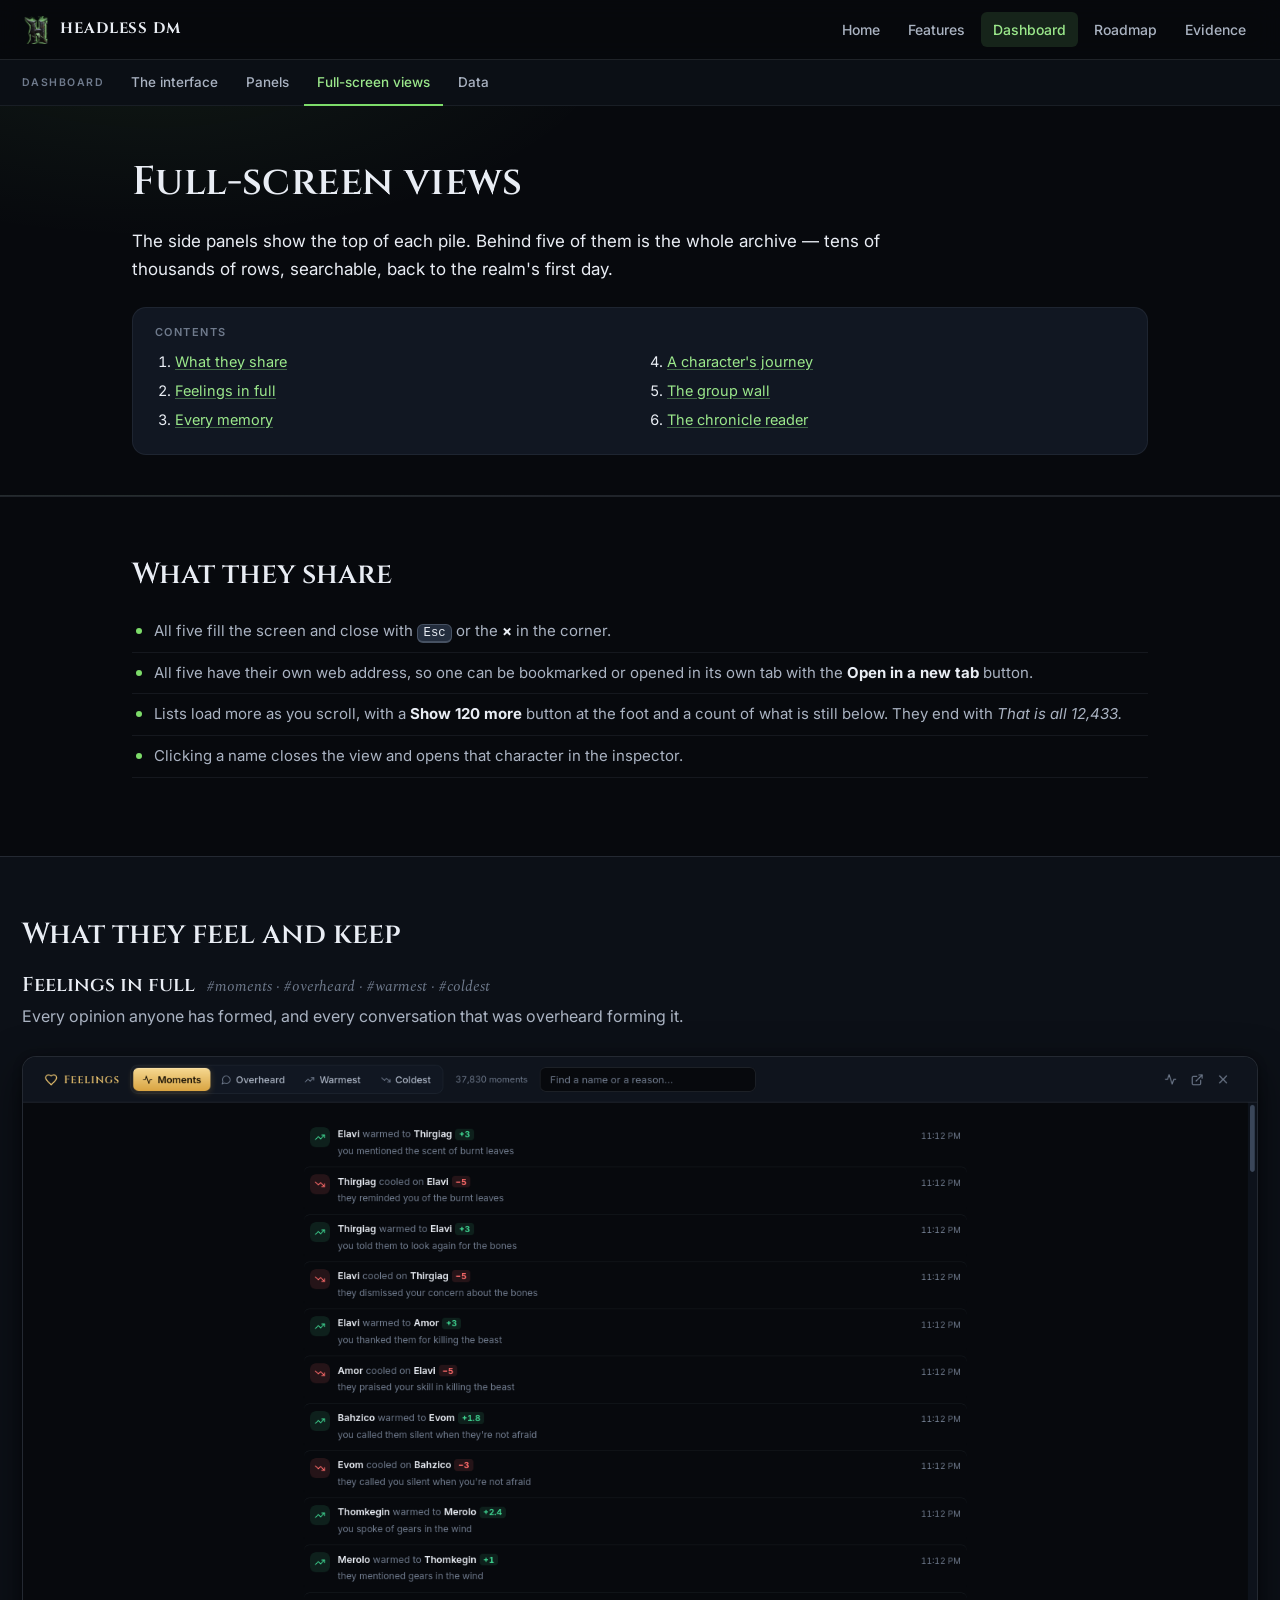
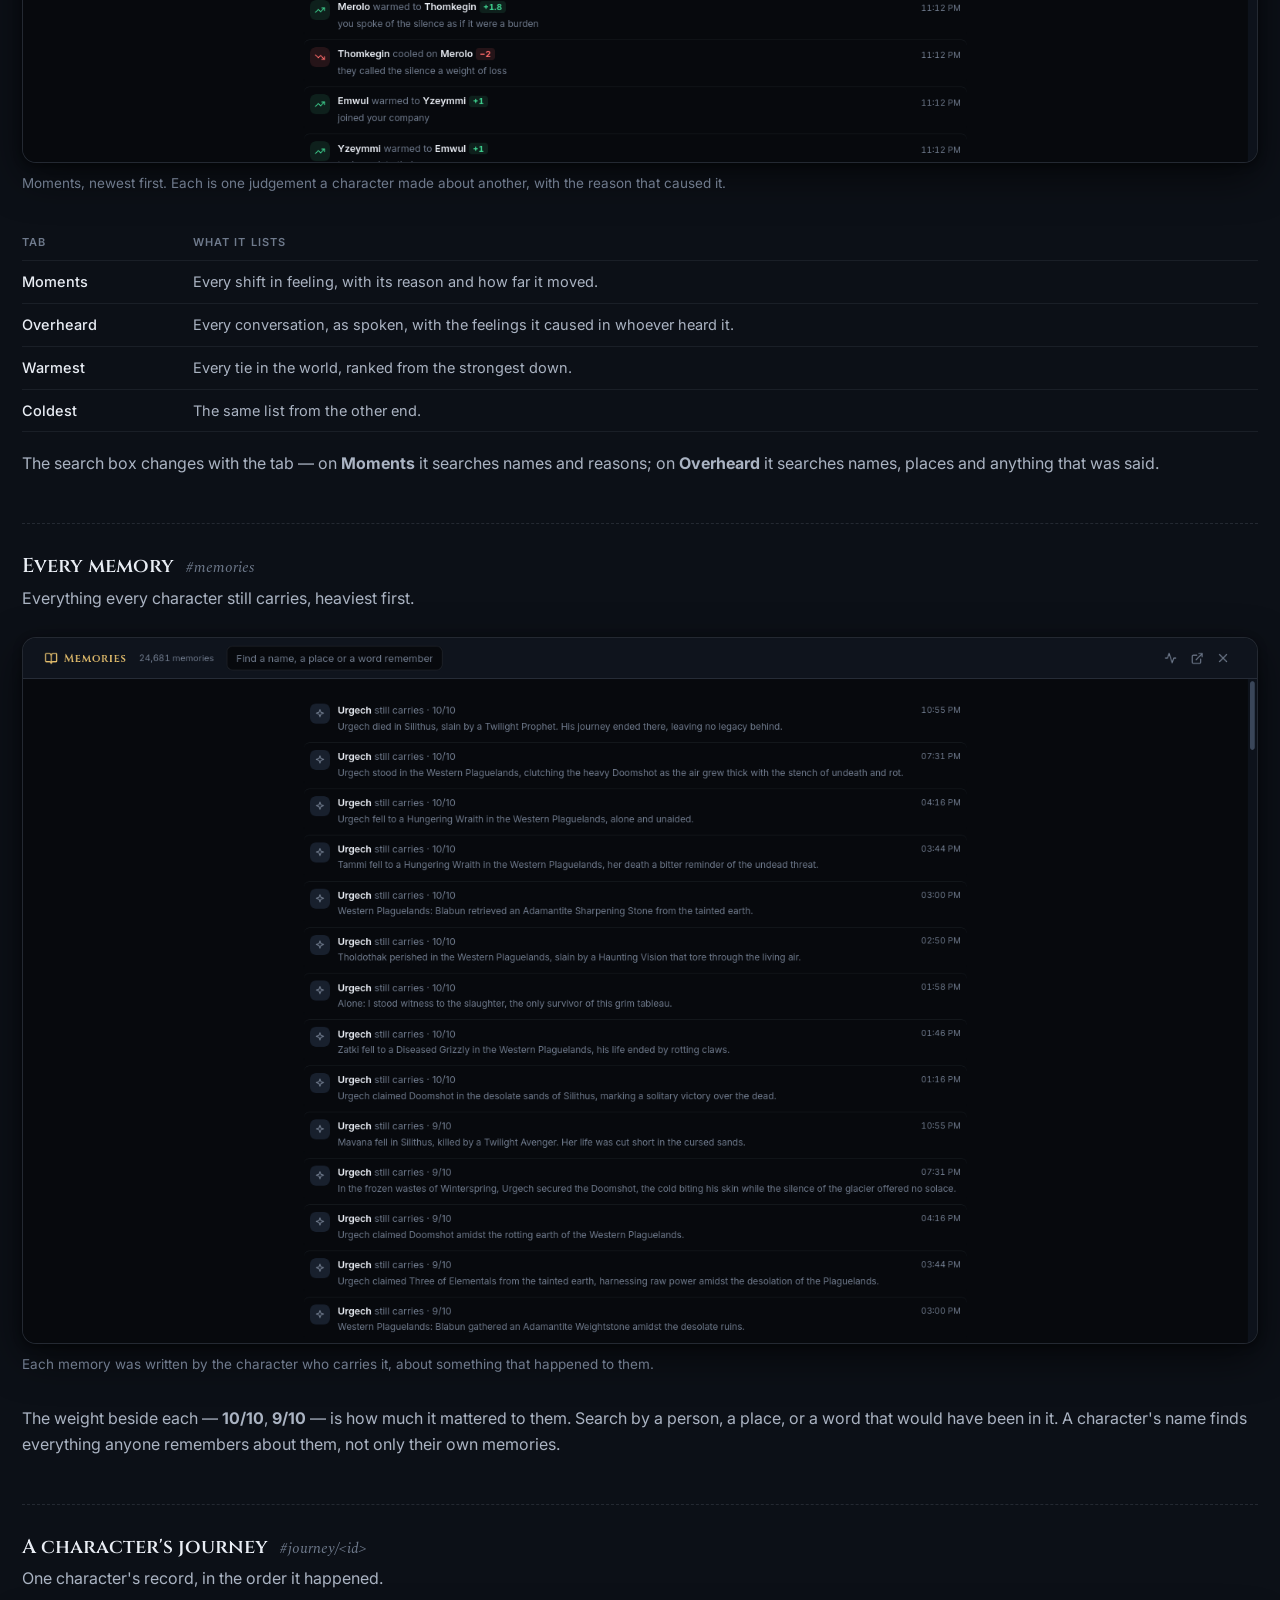
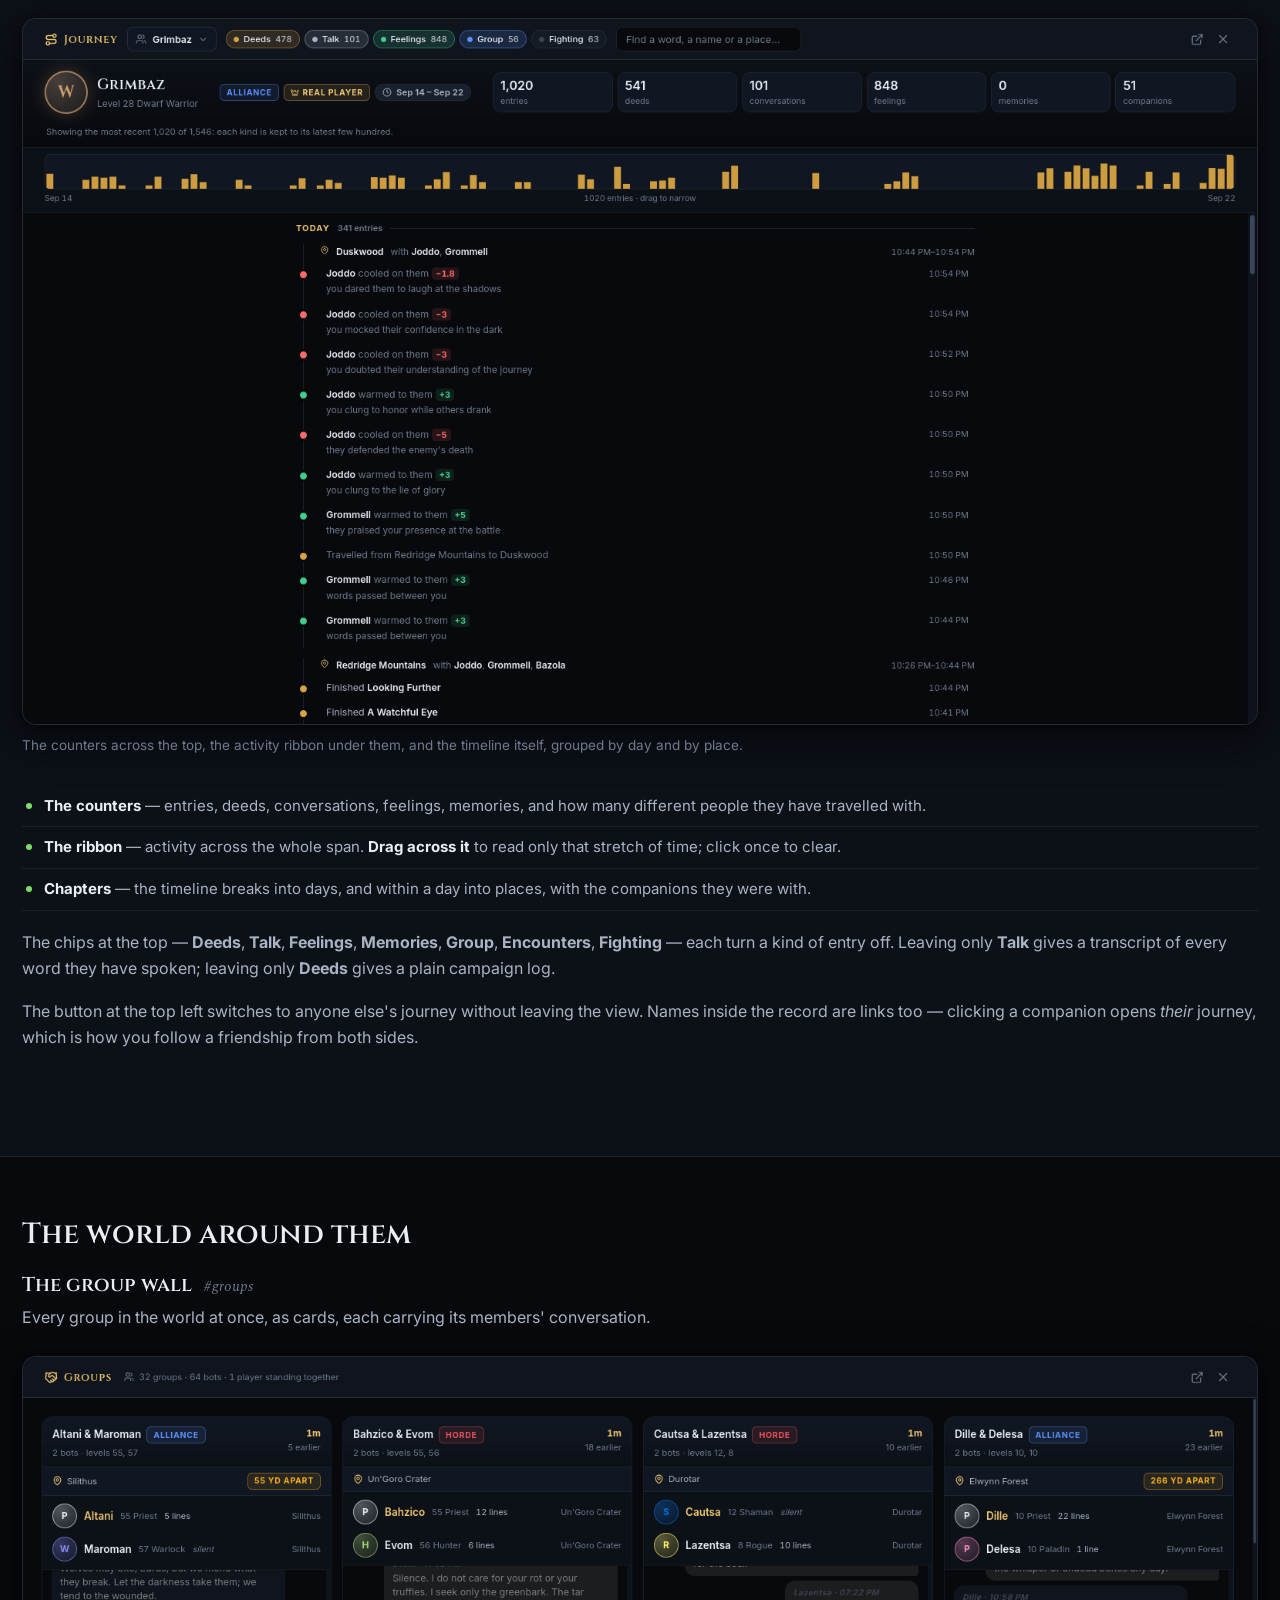
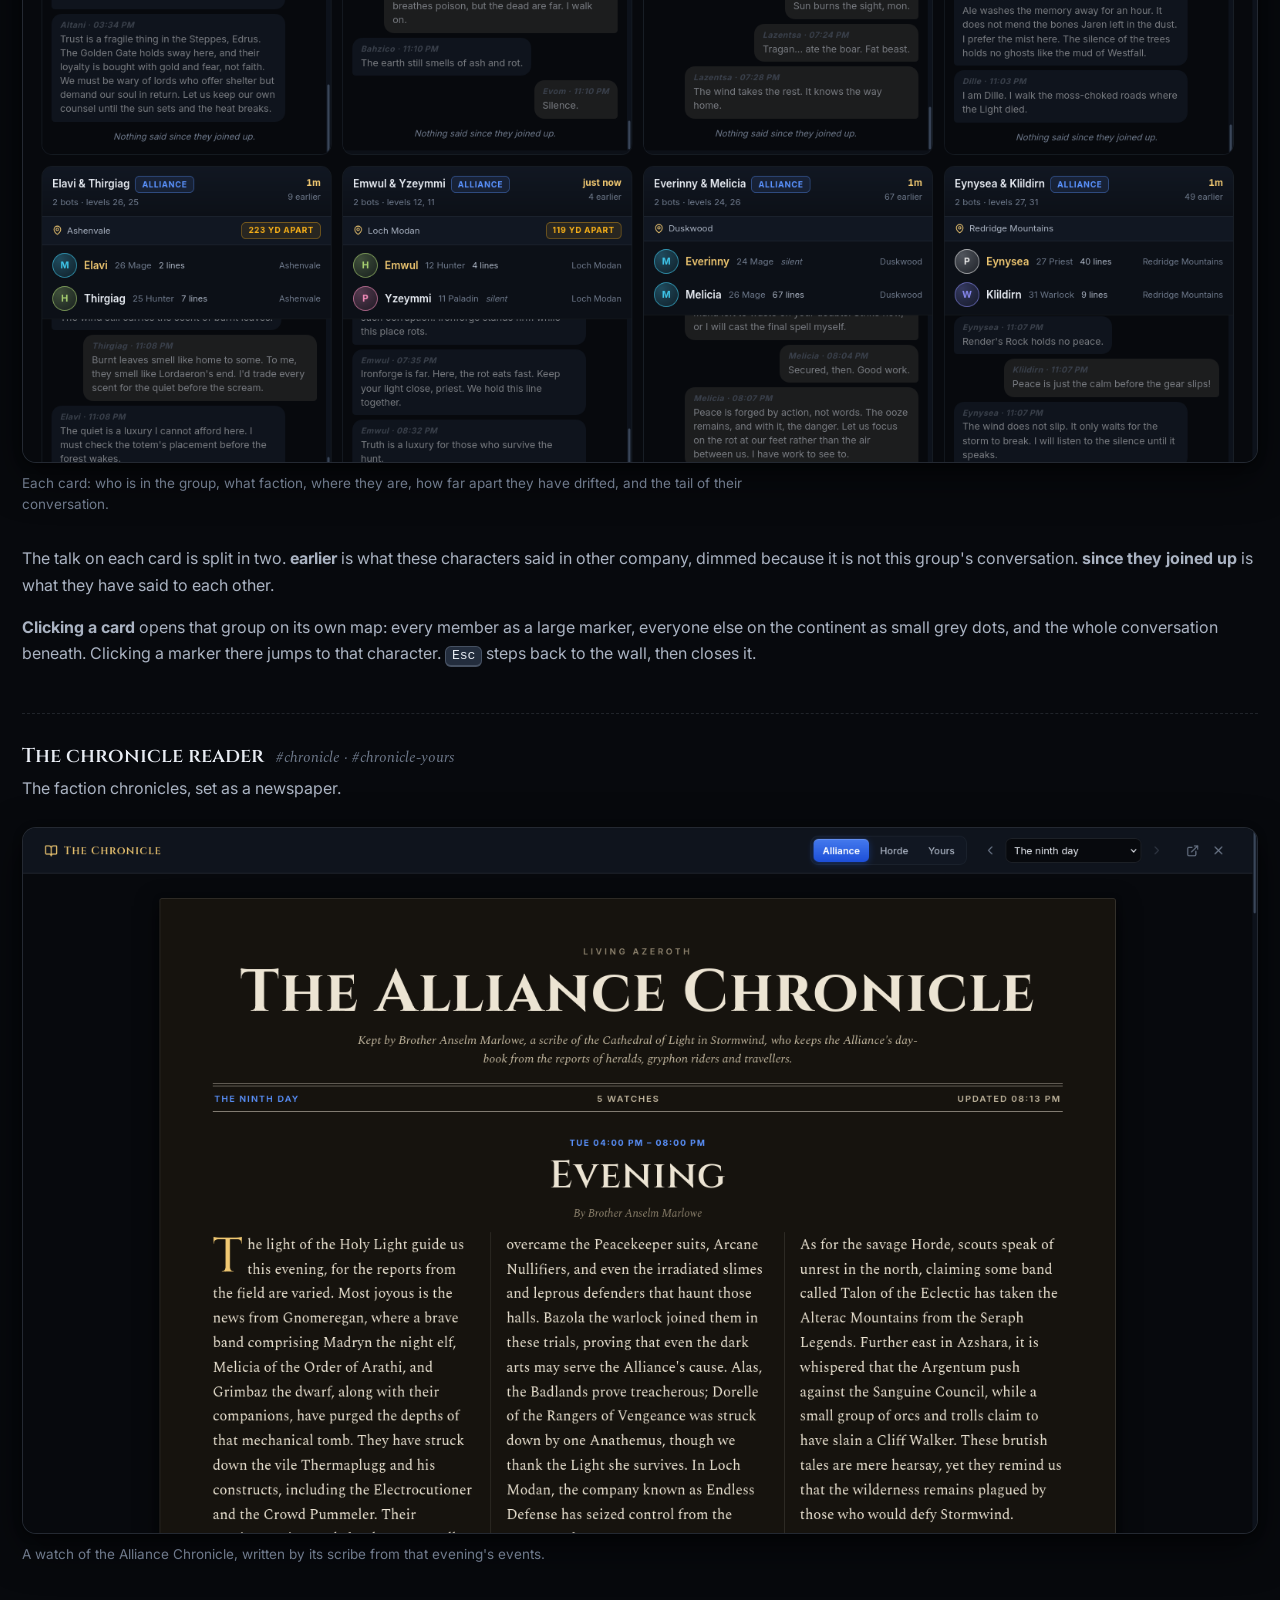
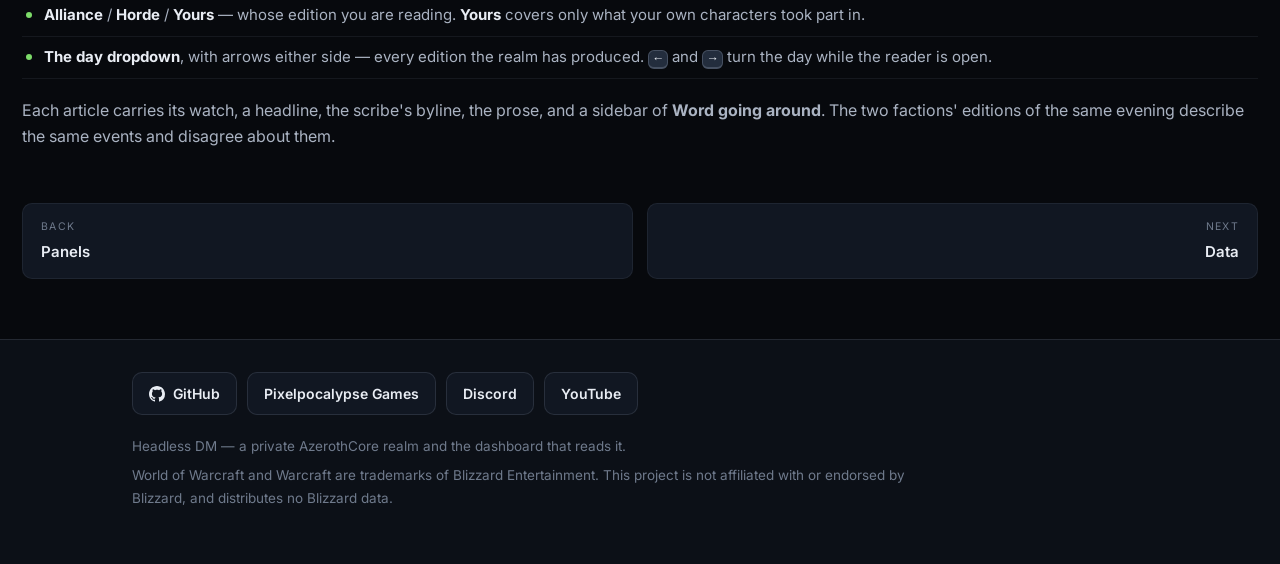
<file: views.html>
<!doctype html>
<html lang="en">
<head>
<meta charset="utf-8">
<meta name="viewport" content="width=device-width, initial-scale=1">
<title>Full-screen views · Headless DM</title>
<meta name="description" content="The five full-screen archives of the Headless DM dashboard: every moment, every memory, whole journeys, the group wall, and the chronicle reader.">
<meta property="og:type" content="website">
<meta property="og:site_name" content="Headless DM">
<meta property="og:title" content="Full-screen views · Headless DM">
<meta property="og:description" content="The five full-screen archives of the Headless DM dashboard: every moment, every memory, whole journeys, the group wall, and the chronicle reader.">
<meta property="og:url" content="https://bazola.github.io/headless-dm-page/views.html">
<meta property="og:image" content="https://bazola.github.io/headless-dm-page/img/og.jpg">
<meta property="og:image:width" content="1200">
<meta property="og:image:height" content="630">
<meta name="twitter:card" content="summary_large_image">
<link rel="icon" type="image/png" sizes="32x32" href="img/favicon-32.png">
<link rel="apple-touch-icon" href="img/apple-touch-icon.png">
<link rel="preconnect" href="https://fonts.googleapis.com">
<link rel="preconnect" href="https://fonts.gstatic.com" crossorigin>
<link rel="stylesheet" href="https://fonts.googleapis.com/css2?family=Cinzel:wght@500;600;700&family=Inter:wght@400;500;600;700&family=Spectral:ital,wght@0,400;0,500;1,400&display=swap">
<link rel="stylesheet" href="css/site.css">
</head>
<body>

<nav class="nav">
  <a class="nav-brand" href="index.html">
    <img class="nav-mark" src="img/mark-64.png" width="28" height="28" alt="">
    Headless DM
  </a>
  <div class="nav-links">
    <a href="index.html">Home</a>
    <a href="features.html">Features</a>
    <a href="dashboard.html" class="on">Dashboard</a>
    <a href="roadmap.html">Roadmap</a>
    <a href="evidence.html">Evidence</a>
  </div>
</nav>

<div class="subnav">
  <div class="subnav-inner">
    <span class="subnav-label">Dashboard</span>
    <a href="dashboard.html">The interface</a>
    <a href="panels.html">Panels</a>
    <a href="views.html" class="on">Full-screen views</a>
    <a href="results.html">Data</a>
  </div>
</div>

<header class="hero">
  <div class="wrap">
    <h1>Full-screen views</h1>
    <p class="lead">The side panels show the top of each pile. Behind five of them is the whole archive — tens of
    thousands of rows, searchable, back to the realm's first day.</p>
    <div class="toc">
      <h4>Contents</h4>
      <ol>
        <li><a href="#common">What they share</a></li>
        <li><a href="#feelings">Feelings in full</a></li>
        <li><a href="#memories">Every memory</a></li>
        <li><a href="#journey">A character's journey</a></li>
        <li><a href="#groups">The group wall</a></li>
        <li><a href="#chronicle">The chronicle reader</a></li>
      </ol>
    </div>
  </div>
</header>

<section id="common">
  <div class="wrap">
    <h2>What they share</h2>
    <ul class="plain">
      <li>All five fill the screen and close with <kbd>Esc</kbd> or the <b>×</b> in the corner.</li>
      <li>All five have their own web address, so one can be bookmarked or opened in its own tab with the
      <b>Open in a new tab</b> button.</li>
      <li>Lists load more as you scroll, with a <b>Show 120 more</b> button at the foot and a count of what is
      still below. They end with <i>That is all 12,433.</i></li>
      <li>Clicking a name closes the view and opens that character in the inspector.</li>
    </ul>
  </div>
</section>

<section>
  <div class="wrap-wide">
    <h2>What they feel and keep</h2>

    <article class="entry" id="feelings">
      <div class="entry-head"><h3>Feelings in full</h3><span class="entry-tip">#moments · #overheard · #warmest · #coldest</span></div>
      <p>Every opinion anyone has formed, and every conversation that was overheard forming it.</p>
      <figure>
        <img src="img/full-feelings.png" alt="The Feelings full-screen view on the Moments tab, showing 37,830 moments as a list of who warmed to or cooled on whom, each with a reason.">
        <figcaption>Moments, newest first. Each is one judgement a character made about another, with the reason
        that caused it.</figcaption>
      </figure>
      <div class="table-scroll">
        <table>
          <thead><tr><th>Tab</th><th>What it lists</th></tr></thead>
          <tbody>
            <tr><td>Moments</td><td>Every shift in feeling, with its reason and how far it moved.</td></tr>
            <tr><td>Overheard</td><td>Every conversation, as spoken, with the feelings it caused in whoever heard it.</td></tr>
            <tr><td>Warmest</td><td>Every tie in the world, ranked from the strongest down.</td></tr>
            <tr><td>Coldest</td><td>The same list from the other end.</td></tr>
          </tbody>
        </table>
      </div>
      <p>The search box changes with the tab — on <b>Moments</b> it searches names and reasons; on
      <b>Overheard</b> it searches names, places and anything that was said.</p>
    </article>

    <article class="entry" id="memories">
      <div class="entry-head"><h3>Every memory</h3><span class="entry-tip">#memories</span></div>
      <p>Everything every character still carries, heaviest first.</p>
      <figure>
        <img src="img/full-memories.png" alt="The Memories full-screen view listing 24,681 memories, each attributed to a character, weighted out of ten, written in prose.">
        <figcaption>Each memory was written by the character who carries it, about something that happened to
        them.</figcaption>
      </figure>
      <p>The weight beside each — <b>10/10</b>, <b>9/10</b> — is how much it mattered to them. Search by a person,
      a place, or a word that would have been in it. A character's name finds everything anyone remembers about
      them, not only their own memories.</p>
    </article>

    <article class="entry" id="journey">
      <div class="entry-head"><h3>A character's journey</h3><span class="entry-tip">#journey/&lt;id&gt;</span></div>
      <p>One character's record, in the order it happened.</p>
      <figure>
        <img src="img/full-journey.png" alt="The Journey full-screen view for a character: header with level and faction, counters for entries, deeds, conversations and feelings, a bar chart ribbon of activity over nine days, and a dated timeline of events.">
        <figcaption>The counters across the top, the activity ribbon under them, and the timeline itself, grouped
        by day and by place.</figcaption>
      </figure>
      <ul class="plain">
        <li><b>The counters</b> — entries, deeds, conversations, feelings, memories, and how many different people they have travelled with.</li>
        <li><b>The ribbon</b> — activity across the whole span. <b>Drag across it</b> to read only that stretch of time; click once to clear.</li>
        <li><b>Chapters</b> — the timeline breaks into days, and within a day into places, with the companions they were with.</li>
      </ul>
      <p>The chips at the top — <b>Deeds</b>, <b>Talk</b>, <b>Feelings</b>, <b>Memories</b>, <b>Group</b>,
      <b>Encounters</b>, <b>Fighting</b> — each turn a kind of entry off. Leaving only <b>Talk</b> gives a
      transcript of every word they have spoken; leaving only <b>Deeds</b> gives a plain campaign log.</p>
      <p>The button at the top left switches to anyone else's journey without leaving the view. Names inside the
      record are links too — clicking a companion opens <em>their</em> journey, which is how you follow a
      friendship from both sides.</p>
    </article>
  </div>
</section>

<section>
  <div class="wrap-wide">
    <h2>The world around them</h2>

    <article class="entry" id="groups">
      <div class="entry-head"><h3>The group wall</h3><span class="entry-tip">#groups</span></div>
      <p>Every group in the world at once, as cards, each carrying its members' conversation.</p>
      <figure>
        <img src="img/full-groups.png" alt="A grid of eight group cards, each with member names, faction badges, location, distance apart, and a transcript of party chat.">
        <figcaption>Each card: who is in the group, what faction, where they are, how far apart they have
        drifted, and the tail of their conversation.</figcaption>
      </figure>
      <p>The talk on each card is split in two. <b>earlier</b> is what these characters said in other company,
      dimmed because it is not this group's conversation. <b>since they joined up</b> is what they have said to
      each other.</p>
      <p><b>Clicking a card</b> opens that group on its own map: every member as a large marker, everyone else on
      the continent as small grey dots, and the whole conversation beneath. Clicking a marker there jumps to that
      character. <kbd>Esc</kbd> steps back to the wall, then closes it.</p>
    </article>

    <article class="entry" id="chronicle">
      <div class="entry-head"><h3>The chronicle reader</h3><span class="entry-tip">#chronicle · #chronicle-yours</span></div>
      <p>The faction chronicles, set as a newspaper.</p>
      <figure>
        <img src="img/full-chronicle.png" alt="The chronicle reader: masthead reading The Alliance Chronicle, the scribe's byline, and three columns of prose describing events in Gnomeregan and the Badlands.">
        <figcaption>A watch of the Alliance Chronicle, written by its scribe from that evening's events.</figcaption>
      </figure>
      <ul class="plain">
        <li><b>Alliance</b> / <b>Horde</b> / <b>Yours</b> — whose edition you are reading. <b>Yours</b> covers only what your own characters took part in.</li>
        <li><b>The day dropdown</b>, with arrows either side — every edition the realm has produced. <kbd>←</kbd> and <kbd>→</kbd> turn the day while the reader is open.</li>
      </ul>
      <p>Each article carries its watch, a headline, the scribe's byline, the prose, and a sidebar of <b>Word
      going around</b>. The two factions' editions of the same evening describe the same events and disagree
      about them.</p>
    </article>

    <div class="pager">
      <a href="panels.html"><span class="dir">Back</span><span class="ttl">Panels</span></a>
      <a class="next" href="results.html"><span class="dir">Next</span><span class="ttl">Data</span></a>
    </div>
  </div>
</section>

<footer>
  <div class="wrap">
    <div class="foot-links">
      <a href="https://github.com/bazola/headless-dm" target="_blank" rel="noopener"><svg width="16" height="16" viewBox="0 0 16 16" fill="currentColor" aria-hidden="true"><path d="M8 0C3.58 0 0 3.58 0 8c0 3.54 2.29 6.53 5.47 7.59.4.07.55-.17.55-.38 0-.19-.01-.82-.01-1.49-2.01.37-2.53-.49-2.69-.94-.09-.23-.48-.94-.82-1.13-.28-.15-.68-.52-.01-.53.63-.01 1.08.58 1.23.82.72 1.21 1.87.87 2.33.66.07-.52.28-.87.51-1.07-1.78-.2-3.64-.89-3.64-3.95 0-.87.31-1.59.82-2.15-.08-.2-.36-1.02.08-2.12 0 0 .67-.21 2.2.82.64-.18 1.32-.27 2-.27s1.36.09 2 .27c1.53-1.04 2.2-.82 2.2-.82.44 1.1.16 1.92.08 2.12.51.56.82 1.27.82 2.15 0 3.07-1.87 3.75-3.65 3.95.29.25.54.73.54 1.48 0 1.07-.01 1.93-.01 2.2 0 .21.15.46.55.38A8.01 8.01 0 0 0 16 8c0-4.42-3.58-8-8-8Z"/></svg>GitHub</a>
      <a href="https://pixelpocalypsegames.com/" target="_blank" rel="noopener">Pixelpocalypse Games</a>
      <a href="https://discord.com/invite/zpnYXhDs3X" target="_blank" rel="noopener">Discord</a>
      <a href="https://www.youtube.com/@bazola8654" target="_blank" rel="noopener">YouTube</a>
    </div>
    <p>Headless DM — a private AzerothCore realm and the dashboard that reads it.</p>
    <p>World of Warcraft and Warcraft are trademarks of Blizzard Entertainment. This project is not affiliated
    with or endorsed by Blizzard, and distributes no Blizzard data.</p>
  </div>
</footer>

</body>
</html>
</file>
<file: css/site.css>
/* Headless DM — project site.
   Dark only, on purpose: the dashboard it documents is dark, and every screenshot on this site is
   a dark interface. The palette and type follow the dashboard's own tokens.css. */

:root {
  color-scheme: dark;

  --bg-0: #07090d;
  --bg-1: #0c1017;
  --bg-2: #111722;
  --bg-3: #18202d;
  --bg-4: #232d3d;

  --line: rgba(160, 174, 192, .09);
  --line-2: rgba(160, 174, 192, .16);
  --line-3: rgba(160, 174, 192, .28);

  --ink: #e9edf4;
  --ink-2: #aab3c2;
  --ink-3: #6f7a8c;

  --brand: #7ddc6a;
  --brand-hi: #a8fd96;
  --brand-text: #9be88b;
  --brand-ink: #0c1508;
  --brand-wash: rgba(138, 235, 130, .12);
  --brand-line: rgba(138, 235, 130, .38);

  --warm: #3ecf8e;
  --cold: #ff6b6b;
  --warn: #fab219;
  --alliance: #5b93ff;
  --horde: #f0555a;

  --shadow-1: 0 1px 2px rgba(0, 0, 0, .4);
  --shadow-2: 0 14px 40px rgba(0, 0, 0, .55), 0 2px 8px rgba(0, 0, 0, .4);
  --radius-s: 6px;
  --radius: 10px;
  --radius-l: 14px;

  --font-ui: "Inter", system-ui, -apple-system, "Segoe UI", sans-serif;
  --font-display: "Cinzel", "Trajan Pro", Georgia, serif;
  --font-prose: "Spectral", Georgia, "Times New Roman", serif;
  --font-mono: ui-monospace, "SFMono-Regular", "JetBrains Mono", Menlo, monospace;

  --wrap: 1060px;
}

* { box-sizing: border-box; }

html { scroll-behavior: smooth; scroll-padding-top: 88px; }

body {
  margin: 0;
  background: var(--bg-0);
  color: var(--ink);
  font-family: var(--font-ui);
  font-size: 16px;
  line-height: 1.65;
  -webkit-font-smoothing: antialiased;
}

img { max-width: 100%; }

a { color: var(--brand-text); text-decoration-color: var(--brand-line); text-underline-offset: 2px; }
a:hover { color: var(--brand-hi); }

code, kbd { font-family: var(--font-mono); font-size: .88em; }
code {
  background: var(--bg-3);
  border: 1px solid var(--line);
  border-radius: var(--radius-s);
  padding: .12em .42em;
  color: var(--ink);
}
kbd {
  background: var(--bg-4);
  border: 1px solid var(--line-3);
  border-bottom-width: 2px;
  border-radius: var(--radius-s);
  padding: .1em .45em;
  font-size: .82em;
  color: var(--ink);
  white-space: nowrap;
}

/* ---- Top navigation ---- */

.nav {
  position: sticky;
  top: 0;
  z-index: 50;
  display: flex;
  align-items: center;
  gap: 18px;
  flex-wrap: wrap;
  padding: 12px 22px;
  background: rgba(7, 9, 13, .92);
  backdrop-filter: blur(12px);
  border-bottom: 1px solid var(--line-2);
}
.nav-brand {
  display: flex;
  align-items: center;
  gap: 10px;
  font-family: var(--font-display);
  font-weight: 700;
  letter-spacing: .06em;
  text-transform: uppercase;
  font-size: 15px;
  color: var(--ink);
  text-decoration: none;
}
.nav-brand:hover { color: var(--brand-hi); }
.nav-links { display: flex; gap: 4px; flex-wrap: wrap; margin-left: auto; }
.nav-links a {
  padding: 6px 12px;
  border-radius: var(--radius-s);
  font-size: 14px;
  font-weight: 500;
  color: var(--ink-2);
  text-decoration: none;
}
.nav-links a:hover { background: var(--bg-3); color: var(--ink); }
.nav-links a.on { background: var(--brand-wash); color: var(--brand-text); }

/* ---- Layout ---- */

.wrap { max-width: var(--wrap); margin: 0 auto; padding-inline: 22px; }
.wrap-wide { max-width: 1300px; margin: 0 auto; padding-inline: 22px; }

/* Sections alternate surface so the seam between two topics is unmistakable. */
section { padding-block: 60px; border-top: 1px solid var(--line-2); }
section:nth-of-type(even) { background: var(--bg-1); }

h1, h2, h3, h4 { font-family: var(--font-display); font-weight: 600; line-height: 1.22; margin: 0 0 .5em; }
h1 { font-size: clamp(28px, 4.2vw, 40px); letter-spacing: .01em; }
h2 { font-size: clamp(22px, 3.2vw, 29px); }
h3 { font-size: 20px; }
h4 { font-size: 15.5px; font-family: var(--font-ui); font-weight: 600; letter-spacing: .01em; }

p { margin: 0 0 1em; color: var(--ink-2); }
p.lead { font-size: 17px; color: var(--ink); max-width: 68ch; }

.eyebrow {
  font-size: 11.5px;
  font-weight: 600;
  letter-spacing: .17em;
  text-transform: uppercase;
  color: var(--brand-text);
  margin-bottom: 10px;
}
.muted { color: var(--ink-3); }

/* ---- Page head ---- */

.hero {
  padding-block: 52px 40px;
  background: radial-gradient(760px 340px at 12% -20%, rgba(138, 235, 130, .07), transparent 62%);
  border-bottom: 1px solid var(--line-2);
}
.hero h1 { max-width: 26ch; }
.hero p { max-width: 70ch; }

/* ---- Figures ---- */

figure { margin: 26px 0 30px; }
figure img {
  display: block;
  width: 100%;
  border-radius: var(--radius-l);
  border: 1px solid var(--line-2);
  box-shadow: var(--shadow-2);
  background: var(--bg-1);
}
figcaption {
  margin-top: 10px;
  font-size: 13.5px;
  color: var(--ink-3);
  line-height: 1.55;
  max-width: 88ch;
}
figcaption b { color: var(--ink-2); font-weight: 600; }

/* ---- Cards ---- */

.grid { display: grid; gap: 16px; }
.grid-2 { grid-template-columns: repeat(auto-fit, minmax(290px, 1fr)); }
.grid-3 { grid-template-columns: repeat(auto-fit, minmax(230px, 1fr)); }

.card {
  background: var(--bg-2);
  border: 1px solid var(--line);
  border-radius: var(--radius-l);
  padding: 18px 20px;
}
.card h3 { margin-bottom: .35em; font-size: 18px; }
.card p:last-child { margin-bottom: 0; }
.card-link { text-decoration: none; display: block; }
.card-link:hover { border-color: var(--brand-line); background: var(--bg-3); }

/* ---- Stat tiles ---- */

.tiles { display: grid; grid-template-columns: repeat(auto-fit, minmax(158px, 1fr)); gap: 12px; }
.tile {
  background: var(--bg-2);
  border: 1px solid var(--line);
  border-radius: var(--radius);
  padding: 14px 16px;
}
.tile-label {
  font-size: 10.5px;
  font-weight: 600;
  letter-spacing: .13em;
  text-transform: uppercase;
  color: var(--ink-3);
  margin-bottom: 4px;
}
.tile-value {
  font-family: var(--font-display);
  font-size: 26px;
  font-weight: 700;
  color: var(--ink);
  line-height: 1.15;
}
.tile-sub { font-size: 12.5px; color: var(--ink-3); }

/* ---- Reference entries ---- */

.entry { scroll-margin-top: 96px; padding-block: 30px; border-top: 1px dashed var(--line-2); }
.entry:first-of-type { border-top: 0; padding-top: 6px; }
.entry-head { display: flex; align-items: baseline; gap: 12px; flex-wrap: wrap; margin-bottom: 4px; }
.entry-head h3 { margin: 0; }
.entry-tip { font-family: var(--font-prose); font-style: italic; color: var(--ink-3); font-size: 15px; }

/* ---- Tables ---- */

.table-scroll { overflow-x: auto; margin: 18px 0; }
table { width: 100%; border-collapse: collapse; font-size: 14.5px; min-width: 460px; }
th, td { text-align: left; padding: 9px 14px 9px 0; border-bottom: 1px solid var(--line); vertical-align: top; }
th {
  font-size: 11px;
  font-weight: 600;
  letter-spacing: .1em;
  text-transform: uppercase;
  color: var(--ink-3);
}
td { color: var(--ink-2); }
td:first-child { color: var(--ink); font-weight: 500; white-space: nowrap; }
td code, th code { white-space: nowrap; }

/* ---- Callouts ---- */

.note {
  border-left: 3px solid var(--brand);
  background: var(--brand-wash);
  border-radius: 0 var(--radius) var(--radius) 0;
  padding: 14px 18px;
  margin: 22px 0;
  font-size: 14.5px;
}
.note p:last-child { margin-bottom: 0; }
.note b { color: var(--brand-text); }

/* ---- Legend dots, matching the map ---- */

.dot {
  display: inline-block;
  width: 9px;
  height: 9px;
  border-radius: 50%;
  margin-right: 7px;
  vertical-align: baseline;
  border: 1px solid rgba(0, 0, 0, .5);
}
.d-players { background: #ffc53d; }
.d-active  { background: #3ecf8e; }
.d-idle    { background: #6b7485; }
.d-paused  { background: #b48cff; }
.d-combat  { background: #ff5c63; }
.d-flight  { background: #5aa7ff; }
.d-dead    { background: #d4d7dd; }

/* ---- Contents ---- */

.toc {
  background: var(--bg-2);
  border: 1px solid var(--line);
  border-radius: var(--radius-l);
  padding: 18px 22px;
  margin: 24px 0 0;
}
.toc h4 {
  font-size: 11px;
  letter-spacing: .13em;
  text-transform: uppercase;
  color: var(--ink-3);
  margin-bottom: 10px;
}
.toc ol { margin: 0; padding-left: 20px; columns: 2; column-gap: 34px; }
.toc li { margin-bottom: 5px; font-size: 14.5px; }
@media (max-width: 620px) { .toc ol { columns: 1; } }

/* ---- Lists ---- */

ol.steps { counter-reset: step; list-style: none; padding: 0; margin: 20px 0; }
ol.steps > li {
  counter-increment: step;
  position: relative;
  padding-left: 44px;
  margin-bottom: 16px;
  color: var(--ink-2);
}
ol.steps > li::before {
  content: counter(step);
  position: absolute;
  left: 0;
  top: -1px;
  width: 28px;
  height: 28px;
  display: grid;
  place-items: center;
  border-radius: 50%;
  background: var(--brand-wash);
  border: 1px solid var(--brand-line);
  color: var(--brand-text);
  font-weight: 700;
  font-size: 13.5px;
  font-family: var(--font-ui);
}
ol.steps > li b { color: var(--ink); }

ul.plain { list-style: none; padding: 0; margin: 18px 0; }
ul.plain > li {
  padding: 8px 0 8px 22px;
  position: relative;
  border-bottom: 1px solid var(--line);
  color: var(--ink-2);
  font-size: 15px;
}
ul.plain > li::before {
  content: "";
  position: absolute;
  left: 4px;
  top: 17px;
  width: 6px;
  height: 6px;
  border-radius: 50%;
  background: var(--brand);
}
ul.plain > li b { color: var(--ink); }

/* ---- Prev / next ---- */

.pager { display: flex; gap: 14px; justify-content: space-between; flex-wrap: wrap; margin-top: 8px; }
.pager a {
  flex: 1 1 240px;
  background: var(--bg-2);
  border: 1px solid var(--line);
  border-radius: var(--radius);
  padding: 14px 18px;
  text-decoration: none;
}
.pager a:hover { border-color: var(--brand-line); background: var(--bg-3); }
.pager .dir {
  display: block;
  font-size: 10.5px;
  letter-spacing: .13em;
  text-transform: uppercase;
  color: var(--ink-3);
  margin-bottom: 2px;
}
.pager .ttl { color: var(--ink); font-weight: 600; font-size: 15px; }
.pager .next { text-align: right; }

/* ---- Section sub-navigation (the Dashboard section's four pages) ---- */

.subnav {
  position: sticky;
  top: 53px;
  z-index: 40;
  background: rgba(12, 16, 23, .94);
  backdrop-filter: blur(12px);
  border-bottom: 1px solid var(--line);
}
.subnav-inner {
  max-width: 1300px;
  margin: 0 auto;
  padding: 0 22px;
  display: flex;
  gap: 2px;
  flex-wrap: wrap;
  align-items: center;
}
.subnav-label {
  font-size: 10.5px;
  font-weight: 600;
  letter-spacing: .14em;
  text-transform: uppercase;
  color: var(--ink-3);
  margin-right: 12px;
  padding-block: 11px;
}
.subnav a {
  padding: 11px 13px;
  font-size: 13.5px;
  font-weight: 500;
  color: var(--ink-2);
  text-decoration: none;
  border-bottom: 2px solid transparent;
  margin-bottom: -1px;
}
.subnav a:hover { color: var(--ink); }
.subnav a.on { color: var(--brand-text); border-bottom-color: var(--brand); }
@media (max-width: 620px) { .subnav { position: static; } }

/* The brand mark, beside the wordmark in the navigation. */
.nav-mark { display: block; flex: none; }

/* ---- Landing hero ---- */

.hero-home {
  padding-block: 76px 60px;
  border-bottom: 1px solid var(--line-2);
  background:
    radial-gradient(900px 420px at 15% -25%, rgba(138, 235, 130, .10), transparent 64%),
    radial-gradient(700px 360px at 92% 8%, rgba(91, 147, 255, .07), transparent 62%);
}
/* The home page's hero carries the art itself. The gradient is heavy on the left, where the
   words are, and lets the rider through on the right -- at narrow widths the text sits over the
   picture, so the wash has to hold there too. */
.hero-art {
  background:
    linear-gradient(100deg, rgba(7, 9, 13, .97) 0%, rgba(7, 9, 13, .93) 38%, rgba(7, 9, 13, .62) 72%, rgba(7, 9, 13, .38) 100%),
    url("../img/hero-1200.jpg") center right / cover no-repeat;
}
@media (min-width: 1280px) {
  .hero-art {
    background:
      linear-gradient(100deg, rgba(7, 9, 13, .97) 0%, rgba(7, 9, 13, .92) 40%, rgba(7, 9, 13, .55) 74%, rgba(7, 9, 13, .3) 100%),
      url("../img/hero.jpg") center right / cover no-repeat;
  }
}
@media (max-width: 720px) {
  .hero-art {
    background:
      linear-gradient(180deg, rgba(7, 9, 13, .9) 0%, rgba(7, 9, 13, .95) 60%),
      url("../img/hero-1200.jpg") center / cover no-repeat;
  }
}

.hero-logo {
  display: block;
  width: min(400px, 78%);
  height: auto;
  margin: 0 0 22px -6px;   /* the wordmark's own glow carries a little padding of its own */
}

.hero-home h1 {
  font-size: clamp(34px, 6.4vw, 62px);
  line-height: 1.04;
  max-width: 17ch;
  margin-bottom: .34em;
}
.hero-home h1 em { font-style: normal; color: var(--brand-text); }
.hero-home .lead { font-size: 18.5px; max-width: 64ch; }

.cta-row { display: flex; gap: 12px; flex-wrap: wrap; margin-top: 30px; }
.btn {
  display: inline-flex;
  align-items: center;
  gap: 9px;
  padding: 12px 22px;
  border-radius: var(--radius);
  font-weight: 600;
  font-size: 14.5px;
  text-decoration: none;
  border: 1px solid var(--line-2);
  background: var(--bg-2);
  color: var(--ink);
}
.btn:hover { border-color: var(--brand-line); background: var(--bg-3); color: var(--brand-hi); }
.btn-brand {
  background: var(--brand);
  border-color: var(--brand);
  color: var(--brand-ink);
}
.btn-brand:hover { background: var(--brand-hi); border-color: var(--brand-hi); color: var(--brand-ink); }

/* The source link: second in weight only to the brand call to action. */
.btn-code { background: var(--bg-3); border-color: var(--line-3); color: var(--ink); }
.btn-code:hover { background: var(--bg-4); border-color: var(--brand-line); color: var(--brand-hi); }
.btn svg { flex: none; }

/* ---- Status pills ---- */

.pill {
  display: inline-flex;
  align-items: center;
  gap: 6px;
  padding: 3px 10px 2px;
  border-radius: 999px;
  font-family: var(--font-ui);
  font-size: 10.5px;
  font-weight: 700;
  letter-spacing: .11em;
  text-transform: uppercase;
  white-space: nowrap;
  border: 1px solid var(--line-2);
  color: var(--ink-3);
}
.pill::before {
  content: "";
  width: 6px;
  height: 6px;
  border-radius: 50%;
  background: currentColor;
}
.pill-live { color: var(--warm); border-color: rgba(62, 207, 142, .35); background: rgba(62, 207, 142, .09); }
.pill-planned { color: var(--brand-text); border-color: var(--brand-line); background: var(--brand-wash); }
.pill-idea { color: var(--ink-3); }

/* ---- Feature chapters (the Features page) ---- */

.chapter { padding-block: 8px 4px; }
.chapter-head {
  display: flex;
  align-items: baseline;
  gap: 14px;
  flex-wrap: wrap;
  border-top: 2px solid var(--line-3);
  padding-top: 20px;
  margin-bottom: 6px;
}
.chapter-head h3 { margin: 0; font-size: clamp(21px, 3vw, 27px); }
.chapter-lead { color: var(--ink-2); max-width: 62ch; margin-bottom: 20px; font-size: 16px; }

.feats { display: grid; grid-template-columns: repeat(auto-fit, minmax(270px, 1fr)); gap: 0 34px; }
.feats > div {
  padding: 14px 0 15px;
  border-top: 1px solid var(--line);
}
.feats h4 { margin: 0 0 4px; font-size: 15.5px; color: var(--ink); }
.feats p { margin: 0; font-size: 14.5px; line-height: 1.5; }
.feats p b { color: var(--ink); font-weight: 600; }

/* ---- Roadmap cards ---- */

.road { display: grid; gap: 20px; }
.road-card {
  background: var(--bg-2);
  border: 1px solid var(--line);
  border-left: 3px solid var(--brand);
  border-radius: 0 var(--radius-l) var(--radius-l) 0;
  padding: 26px 28px;
}
.road-card > header {
  display: flex;
  align-items: baseline;
  gap: 14px;
  flex-wrap: wrap;
  margin-bottom: 4px;
}
.road-card h3 { margin: 0; font-size: clamp(20px, 2.8vw, 26px); }
.road-num {
  font-family: var(--font-mono);
  font-size: 12px;
  color: var(--brand-text);
  letter-spacing: .12em;
}
.road-card .promise {
  font-family: var(--font-prose);
  font-size: 17.5px;
  font-style: italic;
  color: var(--ink);
  max-width: 62ch;
  margin: 8px 0 18px;
}
.road-grid {
  display: grid;
  grid-template-columns: repeat(auto-fit, minmax(230px, 1fr));
  gap: 18px 30px;
  border-top: 1px solid var(--line);
  padding-top: 16px;
}
.road-grid h4 {
  font-size: 10.5px;
  letter-spacing: .13em;
  text-transform: uppercase;
  color: var(--ink-3);
  margin-bottom: 6px;
}
.road-grid p { margin: 0; font-size: 14.5px; }
.road-grid b { color: var(--ink); font-weight: 600; }

.road-more {
  background: var(--bg-1);
  border: 1px dashed var(--line-2);
  border-radius: var(--radius-l);
  padding: 22px 26px;
}
.road-more ul { margin: 12px 0 0; padding-left: 20px; columns: 2; column-gap: 34px; }
.road-more li { margin-bottom: 7px; font-size: 14.5px; color: var(--ink-2); break-inside: avoid; }
.road-more li b { color: var(--ink); font-weight: 600; }
@media (max-width: 680px) { .road-more ul { columns: 1; } }

/* ---- Dialogue, for the Evidence page ---- */

.ex {
  border-left: 1px solid var(--line-2);
  padding: 2px 0 2px 20px;
  margin: 0 0 26px;
}
.ex-key {
  border-left: 2px solid var(--brand);
  background: var(--bg-2);
  border-radius: 0 var(--radius) var(--radius) 0;
  padding: 18px 22px;
}
.stamp {
  display: block;
  font-family: var(--font-mono);
  font-size: 10.5px;
  letter-spacing: .09em;
  text-transform: uppercase;
  color: var(--ink-3);
  margin-bottom: 12px;
}
.stamp .place { color: var(--warm); }

.said {
  display: grid;
  grid-template-columns: 120px minmax(0, 1fr);
  gap: 0 16px;
  align-items: baseline;
  margin: 0 0 11px;
}
.said:last-child { margin-bottom: 0; }
.said .nm {
  font-family: var(--font-display);
  font-size: 11.5px;
  letter-spacing: .07em;
  text-transform: uppercase;
  color: var(--ink-3);
  text-align: right;
}
.said q {
  quotes: none;
  font-family: var(--font-prose);
  font-size: 16.5px;
  line-height: 1.5;
  color: var(--ink-2);
}
.said-player .nm { color: var(--brand-text); }
.said-player q { color: var(--ink); }
.said q b { color: var(--brand-hi); font-weight: 500; }
@media (max-width: 620px) {
  .said { grid-template-columns: minmax(0, 1fr); gap: 2px; }
  .said .nm { text-align: left; }
}

.chorus {
  margin-top: 14px;
  padding-top: 12px;
  border-top: 1px dashed var(--line-2);
}
.chorus-label {
  display: block;
  font-family: var(--font-mono);
  font-size: 10px;
  letter-spacing: .11em;
  text-transform: uppercase;
  color: var(--warm);
  margin-bottom: 10px;
}

.why {
  margin: 14px 0 0;
  padding-top: 11px;
  border-top: 1px solid var(--line);
  font-size: 13.5px;
  line-height: 1.55;
  color: var(--ink-3);
}
.why b { color: var(--ink-2); font-weight: 600; }

.memo {
  margin-top: 14px;
  background: var(--bg-3);
  border-left: 2px solid var(--warm);
  border-radius: 0 var(--radius-s) var(--radius-s) 0;
  padding: 12px 15px;
  font-family: var(--font-prose);
  font-style: italic;
  font-size: 15px;
  line-height: 1.5;
  color: var(--ink-2);
}
.memo-head {
  display: flex;
  justify-content: space-between;
  gap: 12px;
  flex-wrap: wrap;
  font-family: var(--font-ui);
  font-style: normal;
  font-size: 10px;
  letter-spacing: .11em;
  text-transform: uppercase;
  color: var(--warm);
  margin-bottom: 6px;
}
.memo-held { border-left-color: var(--warn); }
.memo-held .memo-head { color: var(--warn); }

.pull {
  margin: 0;
  padding-block: 50px;
  border-block: 1px solid var(--line-2);
  text-align: center;
}
.pull blockquote {
  margin: 0 auto;
  max-width: 22ch;
  font-family: var(--font-display);
  font-weight: 600;
  font-size: clamp(24px, 4.4vw, 40px);
  line-height: 1.18;
  color: var(--ink);
}
.pull figcaption {
  margin-top: 18px;
  font-family: var(--font-mono);
  font-size: 11px;
  letter-spacing: .13em;
  text-transform: uppercase;
  color: var(--ink-3);
}

.liners { display: grid; grid-template-columns: repeat(auto-fit, minmax(280px, 1fr)); gap: 24px; }
.liner { border-top: 1px solid var(--line-2); padding-top: 13px; }
.liner q {
  quotes: none;
  display: block;
  font-family: var(--font-prose);
  font-size: 16.5px;
  line-height: 1.45;
  color: var(--ink);
}
.liner .att {
  display: block;
  margin-top: 9px;
  font-family: var(--font-mono);
  font-size: 10.5px;
  letter-spacing: .1em;
  text-transform: uppercase;
  color: var(--ink-3);
}

/* ---- Footer ---- */

footer {
  border-top: 1px solid var(--line-2);
  padding: 32px 0 48px;
  font-size: 13.5px;
  color: var(--ink-3);
  background: var(--bg-1);
}
footer p { color: var(--ink-3); margin-bottom: .5em; max-width: 90ch; }

.foot-links {
  display: flex;
  gap: 10px;
  flex-wrap: wrap;
  margin-bottom: 20px;
}
.foot-links a {
  display: inline-flex;
  align-items: center;
  gap: 8px;
  padding: 9px 16px;
  border-radius: var(--radius);
  border: 1px solid var(--line-2);
  background: var(--bg-2);
  color: var(--ink);
  font-weight: 600;
  font-size: 14px;
  text-decoration: none;
}
.foot-links a:hover { border-color: var(--brand-line); background: var(--bg-3); color: var(--brand-hi); }
.foot-links svg { flex: none; }
</file>
